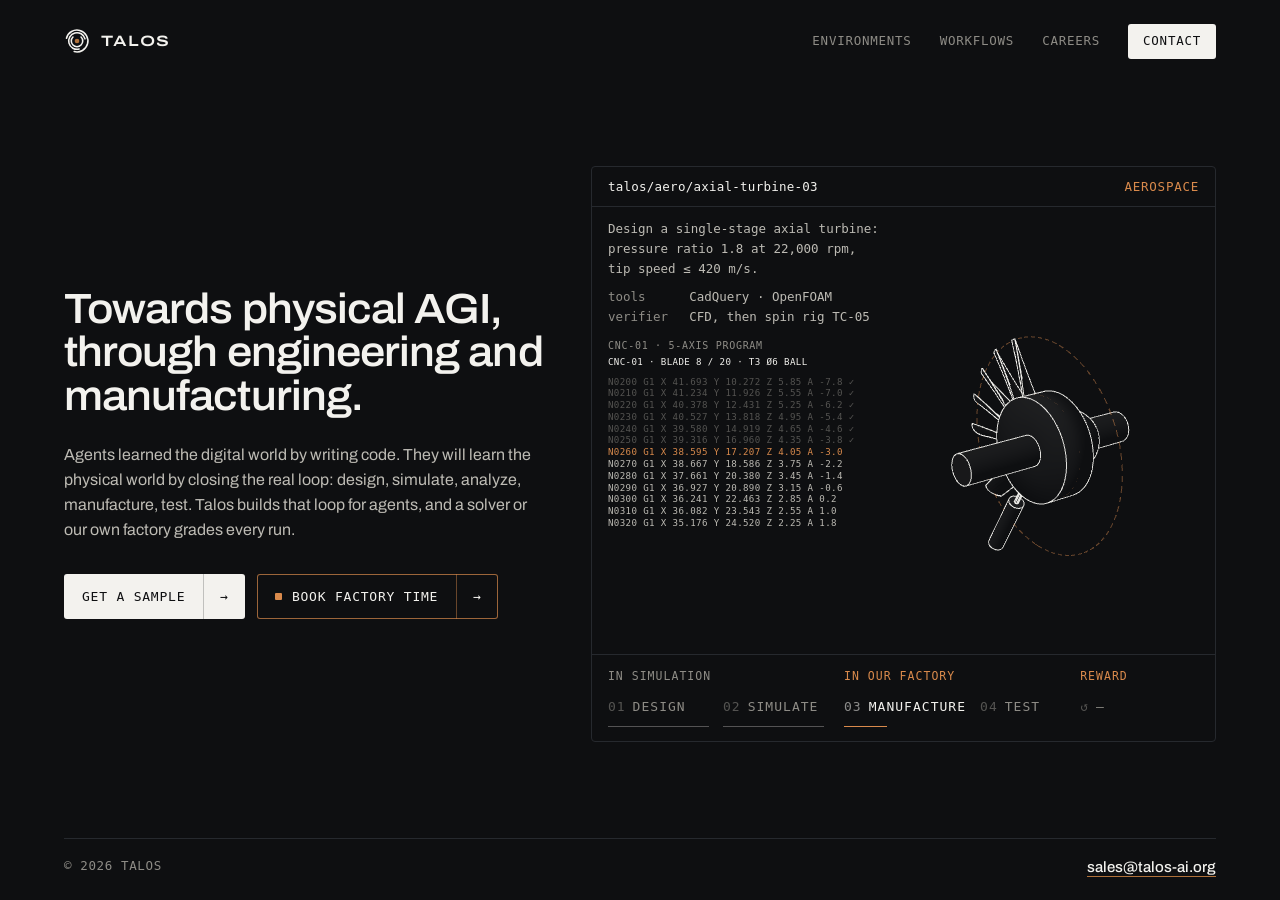
<file: index.html>
<!doctype html>
<html lang="en">
<head>
<meta charset="utf-8">
<meta name="viewport" content="width=device-width, initial-scale=1, viewport-fit=cover">
<meta name="description" content="Agents learned the digital world by writing code. They will learn the physical world by closing the real loop: design, simulate, analyze, manufacture, test. Talos builds that loop for agents, and a solver or our own factory grades every run.">
<link rel="icon" href="/favicon.ico" sizes="any">
<link rel="icon" href="/favicon.svg" type="image/svg+xml">
<link rel="apple-touch-icon" href="/apple-touch-icon.png">
<link rel="manifest" href="/site.webmanifest">
<meta name="theme-color" content="#0E0F11">
<meta property="og:type" content="website">
<meta property="og:title" content="Talos · Towards physical AGI, through engineering and manufacturing">
<meta property="og:description" content="Agents learned the digital world by writing code. They will learn the physical world by closing the real loop: design, simulate, analyze, manufacture, test. Talos builds that loop for agents, and a solver or our own factory grades every run.">
<meta property="og:url" content="https://talos-ai.org/">
<meta property="og:image" content="https://talos-ai.org/og-image.png">
<meta name="twitter:card" content="summary_large_image">
<title>Talos · Towards physical AGI, through engineering and manufacturing</title>
<link rel="preload" href="/fonts/archivo-variable.woff2" as="font" type="font/woff2" crossorigin>
<!-- the import map must precede any module load, modulepreload included -->
<script type="importmap">{"imports":{"three":"/vendor/three/three.module.min.js","three/addons/":"/vendor/three/addons/"}}</script>
<link rel="modulepreload" href="/vendor/three/three.module.min.js">
<script>
  // Review option: ?t=<seconds> freezes the hero animation at one moment.
</script>
<style>
@font-face {
  font-family: "Archivo";
  font-style: normal;
  font-weight: 100 900;
  font-stretch: 100% 125%;
  font-display: swap;
  src: url("/fonts/archivo-variable.woff2") format("woff2");
}
/* Layout: a quiet spec sheet. Small labels in a narrow left column, content on the right, hairlines between sections.
   The first screen is the hero: one environment running through design, simulation, manufacture and test. One typeface; bronze for links and for what the factory measured. */
:root {
  color-scheme: dark;
  --ink: #0E0F11;        /* page ground */
  --rule: #26292E;       /* hairlines */
  --paper: #F3F2EE;      /* headings, mark, button */
  --white: #FFFFFF;      /* button hover */
  --text: #BDBBB4;       /* body copy */
  --muted: #8E8C86;      /* labels, footer, background code */
  --bronze: #B0713A;     /* mark core, link underline, code keywords */
  --sans: "Archivo", "Helvetica Neue", Arial, sans-serif;
  --code: ui-monospace, "SF Mono", SFMono-Regular, Menlo, Consolas, monospace;
  --gutter: clamp(16px, 5vw, 64px);
}
*, *::before, *::after { box-sizing: border-box; }
html { background: var(--ink); -webkit-text-size-adjust: 100%; }
body {
  margin: 0;
  background: var(--ink);
  color: var(--text);
  font-family: var(--sans);
  font-size: 17px;
  line-height: 1.65;
  padding-inline: var(--gutter);
  padding-block: 0;
}
img, svg { max-width: 100%; }
[hidden] { display: none !important; }
a { color: var(--paper); text-decoration: underline; text-decoration-color: var(--bronze); text-underline-offset: 4px; text-decoration-thickness: 1px; }
a:hover { text-decoration-thickness: 2px; }
:focus-visible { outline: 2px solid var(--paper); outline-offset: 3px; border-radius: 2px; }
.wrap { max-width: 1120px; margin-inline: auto; }


.foot {
  display: flex; flex-wrap: wrap; justify-content: space-between; gap: 8px 24px; padding-block: 18px 22px;
  border-top: 1px solid var(--rule); color: var(--muted); font: 12.5px/1.4 var(--code); letter-spacing: 0.05em; text-transform: uppercase;
}
.foot .mail { color: var(--paper); font: 500 15px/1.4 var(--sans); letter-spacing: 0; text-transform: none; text-decoration: underline; text-decoration-color: var(--bronze); text-underline-offset: 4px; }
.foot .mail:hover { text-decoration-thickness: 2px; }

/* first screen */
:root {
  --bg: var(--ink); --line: var(--paper); --mono: var(--code);
  --hot: #D98A4C;        /* simulated field, high end; what the factory built and measured */
  --cold: #6F9BD6;       /* simulated field, low end */
}

.top { display: flex; align-items: center; justify-content: space-between; gap: 16px; padding-block: 24px; }
.brand { display: inline-flex; align-items: center; gap: 11px; color: var(--line); text-decoration: none; }
.brand svg { width: 26px; height: 26px; flex: none; }
.brand span { font-size: 15px; font-weight: 600; font-stretch: 125%; letter-spacing: 0.1em; line-height: 1; }
.arc { fill: none; stroke: var(--line); stroke-width: 6; stroke-linecap: round; }
.core { fill: var(--bronze); }
.top nav { display: flex; align-items: center; gap: 28px; font: 12.5px/1 var(--mono); letter-spacing: 0.06em; text-transform: uppercase; }
.top nav a { color: var(--muted); text-decoration: none; }
.top nav a:hover { color: var(--line); }
.top nav a.cta { color: var(--bg); background: var(--line); padding: 11px 15px; border-radius: 3px; }
.top nav a.cta:hover { color: var(--bg); background: var(--white); }

.top-screen { min-height: 100vh; min-height: 100svh; min-width: 0; display: flex; flex-direction: column; }

/* first screen: the claim and the product on one row, then a thin band for the factory */
.hero {
  flex: 1;
  display: grid; grid-template-columns: minmax(0, 10fr) minmax(0, 13fr); align-items: center;
  gap: clamp(24px, 3.6vw, 64px);
  padding-block: clamp(8px, 2vh, 24px) clamp(20px, 3.5vh, 40px);
}
h1 {
  margin: 0; color: var(--line);
  font-size: clamp(32px, 3.3vw, 48px); font-weight: 560; font-stretch: 106%;
  line-height: 1.04; letter-spacing: -0.022em;
}
.sub { margin: 24px 0 0; max-width: 32em; font-size: clamp(16px, 1.2vw, 18px); line-height: 1.55; }
.actions { display: flex; align-items: center; flex-wrap: wrap; gap: 12px; margin-top: 32px; }
.btn {
  display: inline-flex; align-items: stretch; border-radius: 3px;
  background: var(--line); color: var(--bg); text-decoration: none;
  font: 13px/1 var(--mono); letter-spacing: 0.06em; text-transform: uppercase;
}
.btn span { display: flex; align-items: center; gap: 10px; padding: 16px 18px; }
.btn .arr { padding-inline: 16px; border-left: 1px solid color-mix(in srgb, var(--bg) 22%, transparent); }
.btn:hover .arr { opacity: 0.75; }
.btn.factory { background: transparent; color: var(--line); box-shadow: inset 0 0 0 1px color-mix(in srgb, var(--hot) 70%, transparent); }
.btn.factory .arr { border-left-color: color-mix(in srgb, var(--hot) 45%, transparent); }
.btn.factory i { width: 7px; height: 7px; background: var(--hot); border-radius: 1px; animation: blink 2.4s steps(2, jump-none) infinite; }
.btn.factory:hover { box-shadow: inset 0 0 0 1px var(--hot); }
@keyframes blink { 50% { opacity: 0.25; } }

/* the stage is one environment record: id on top, the brief and an instrument at the left, the episode at the right, the loop below */
.stage {
  position: relative; display: flex; flex-direction: column;
  height: clamp(440px, 64vh, 700px);
  border: 1px solid var(--rule); border-radius: 4px; overflow: hidden;
}
.stage-head {
  display: flex; justify-content: space-between; gap: 16px; padding: 11px 16px; border-bottom: 1px solid var(--rule);
  font: 12.5px/1.4 var(--mono); letter-spacing: 0.06em; text-transform: uppercase; color: var(--hot);
}
.stage-head .id { color: var(--line); text-transform: none; letter-spacing: 0.02em; }
.view { position: relative; flex: 1; min-height: 0; }
.view canvas { position: absolute; inset: 0; width: 100%; height: 100%; display: block; }
.spec { position: absolute; left: 16px; top: 12px; max-width: 44%; font: 12.5px/1.6 var(--mono); color: var(--muted); pointer-events: none; }
.spec p { margin: 0; }
.spec .brief { color: var(--text); margin-bottom: 8px; }
.spec .k { display: inline-block; width: 6.5em; }
.spec b { font-weight: 400; color: var(--text); }

/* the instrument: a drawing, a plot or a program, one per stage, in the column under the brief */
.inst { position: absolute; left: 16px; top: 104px; width: 42%; height: 240px; overflow: visible; pointer-events: none; }
.inst text { font: 11px var(--mono); fill: var(--muted); letter-spacing: 0.04em; }
.inst .it { font-size: 11.5px; letter-spacing: 0.07em; }
.inst .ink { fill: none; stroke: var(--line); stroke-width: 1; stroke-linecap: round; stroke-linejoin: round; }
.inst .thick { fill: none; stroke: var(--line); stroke-width: 2; stroke-linecap: round; stroke-linejoin: round; }
.inst .thin { fill: none; stroke: var(--muted); stroke-width: 0.8; stroke-linecap: round; }
.inst .hot { fill: none; stroke: var(--hot); stroke-width: 1.1; stroke-linecap: round; }
.inst .cold { fill: none; stroke: var(--cold); stroke-width: 1; stroke-linecap: round; }
.inst .dim { fill: none; stroke: var(--muted); stroke-width: 0.8; stroke-dasharray: 4 4; }
.inst .cl { fill: none; stroke: var(--muted); stroke-width: 0.7; stroke-dasharray: 10 3 2 3; }
.inst .fill { fill: var(--bg); stroke: var(--line); stroke-width: 1; stroke-linejoin: round; }
.inst .hatch { fill: none; stroke: var(--muted); stroke-width: 0.7; }
.inst .lbl { fill: var(--text); }
.inst .hl { fill: var(--hot); }
.inst .pen { fill: var(--hot); }
.inst .prog text { font-size: 10.5px; }
.inst .prog .cur { fill: var(--hot); }
.inst .prog .done { fill: var(--muted); opacity: 0.55; }
.inst .prog .todo { fill: var(--text); }
.inst .prog .hdr { fill: var(--line); }
.inst > g { opacity: 0; }

.chart {
  position: absolute; left: 16px; bottom: 14px; width: 42%; margin: 0;
  padding: 12px 14px 11px; border: 1px solid var(--rule); border-radius: 3px;
  background: color-mix(in srgb, var(--bg) 86%, transparent);
  font: 11.5px/1.45 var(--mono); letter-spacing: 0.05em; color: var(--muted);
  opacity: 0; pointer-events: none;
}
.chart .ct { color: var(--line); text-transform: uppercase; }
.chart svg { display: block; width: 100%; height: auto; margin: 8px 0 6px; overflow: visible; }
.chart .axis { fill: none; stroke: var(--rule); stroke-width: 1; }
.chart .pred { fill: none; stroke: var(--muted); stroke-width: 1.2; stroke-dasharray: 3 3; }
.chart .meas { fill: none; stroke: var(--hot); stroke-width: 1.6; }
.chart .dot { fill: var(--hot); }
.chart text { fill: var(--muted); font: 10px var(--mono); letter-spacing: 0.04em; }
.chart .legend { display: flex; gap: 14px; text-transform: uppercase; }
.chart .legend b { display: inline-block; width: 14px; height: 0; margin-right: 6px; vertical-align: middle; border-top: 1.6px solid var(--hot); }
.chart .legend .p b { border-top: 1.2px dashed var(--muted); }
.chart .readout { margin-top: 7px; color: var(--hot); opacity: 0; }

.loop {
  display: grid; grid-template-columns: 2fr 2fr 1.1fr; gap: 20px;
  padding: 12px 16px 14px; border-top: 1px solid var(--rule);
  font-family: var(--mono); text-transform: uppercase; letter-spacing: 0.06em;
}
.loop .label { display: block; margin-bottom: 10px; font-size: 11.5px; color: var(--muted); }
.loop .real .label { color: var(--hot); }
.loop ol { display: grid; grid-template-columns: 1fr 1fr; gap: 14px; margin: 0; padding: 0; list-style: none; }
.loop li, .loop .back { position: relative; padding-bottom: 9px; font-size: 13px; color: var(--muted); transition: color 0.3s; }
.loop li b, .loop .back b { font-weight: 400; opacity: 0.55; margin-right: 7px; }
.loop li::after, .loop .back::after {
  content: ""; position: absolute; left: 0; bottom: 0; height: 1px;
  width: calc(var(--p, 0) * 100%); background: var(--line);
}
.loop .real li::after, .loop .back::after { background: var(--hot); }
.loop .on { color: var(--line); }
.loop .done::after { opacity: 0.3; }
.loop .rv.has { color: var(--hot); }

.no-webgl canvas, .no-webgl .chart, .no-webgl .inst { display: none; }

@media (max-width: 980px) {
  .hero { grid-template-columns: minmax(0, 1fr); align-items: start; }
  /* the stage keeps its desktop layout at 760 × 540 and is scaled to the width available (see fitStage);
     the wrapper must not let the unscaled width widen the page */
  .stage-wrap { position: relative; width: 100%; overflow: hidden; }
  .stage { width: 760px; height: 540px; transform-origin: 0 0; }
}
@media (max-width: 760px) {
  .top nav a:not(.cta) { display: none; }
}
@media (max-width: 560px) {
  h1 { font-size: clamp(30px, 8.6vw, 38px); }
  .top nav { gap: 16px; }
  .foot { justify-content: flex-start; }
}
@media (prefers-reduced-motion: reduce) {
  .btn.factory i { animation: none; }
}
</style>
</head>
<body>

<div class="top-screen" id="top">
<header class="top">
  <a class="brand" href="#" aria-label="Talos home">
    <svg viewBox="0 0 100 100" aria-hidden="true">
      <path class="arc" d="M65.56 34.44A22 22 0 1 1 34.44 34.44"></path>
      <path class="arc" d="M58.28 80.91A32 32 0 1 1 80.91 41.72"></path>
      <path class="arc" d="M9.43 39.13A42 42 0 1 1 39.13 90.57"></path>
      <circle class="core" cx="50" cy="50" r="9"></circle>
    </svg>
    <span>TALOS</span>
  </a>
  <nav aria-label="Main">
    <a href="/environments/">Environments</a>
    <a href="/workflows/">Workflows</a>
    <a href="mailto:career@talos-ai.org?subject=Careers">Careers</a>
    <a class="cta" href="mailto:sales@talos-ai.org">Contact</a>
  </nav>
</header>

  <section class="hero">
    <div class="copy">
      <h1>Towards physical AGI, through engineering and manufacturing.</h1>
      <p class="sub">Agents learned the digital world by writing code. They will learn the physical world by closing the real loop: design, simulate, analyze, manufacture, test. Talos builds that loop for agents, and a solver or our own factory grades every run.</p>
      <div class="actions">
        <a class="btn" href="mailto:sales@talos-ai.org?subject=Data%20sample"><span>Get a sample</span><span class="arr" aria-hidden="true">→</span></a>
        <!-- swap the mailto for a booking link (Cal.com, Calendly) once there is one -->
        <a class="btn factory" href="mailto:sales@talos-ai.org?subject=Factory%20time"><span><i aria-hidden="true"></i>Book factory time</span><span class="arr" aria-hidden="true">→</span></a>
      </div>
    </div>

    <div class="stage-wrap">
    <div class="stage" role="img" aria-label="One environment at a time: an FPGA carrier board, an axial turbine stage and a six-axis robot arm. The agent's design is drawn, simulated, manufactured in our factory and tested, and the measured result becomes the reward.">
      <div class="stage-head" aria-hidden="true"><span class="id">talos/ee/ddr3-carrier-07</span><span class="dom">Electrical</span></div>
      <div class="view">
        <canvas id="hero-canvas"></canvas>
        <div class="spec" aria-hidden="true">
          <p class="brief"></p>
          <p><span class="k">tools</span><b class="tools"></b></p>
          <p><span class="k">verifier</span><b class="verifier"></b></p>
        </div>

        <svg class="inst" viewBox="0 0 300 240" preserveAspectRatio="xMinYMin meet" aria-hidden="true">
          <text class="it" x="0" y="9"></text>
          <g class="g-design"></g>
          <g class="g-sim"></g>
          <g class="g-build prog"></g>
        </svg>

        <figure class="chart" aria-hidden="true">
          <div class="ct"></div>
          <svg viewBox="0 0 260 112">
            <defs><clipPath id="chart-reveal"><rect x="0" y="0" width="0" height="112"></rect></clipPath></defs>
            <path class="axis" d="M30 8V92H250"></path>
            <text class="yl" x="0" y="12"></text>
            <text class="xl" x="250" y="108" text-anchor="end"></text>
            <g clip-path="url(#chart-reveal)">
              <path class="pred"></path>
              <path class="meas"></path>
            </g>
            <circle class="dot" r="2.6" cx="-10" cy="-10"></circle>
          </svg>
          <div class="legend"><span class="m"><b></b>Measured</span><span class="p"><b></b>Simulated</span></div>
          <div class="readout"></div>
        </figure>
      </div>

      <div class="loop" aria-hidden="true">
        <div class="grp"><span class="label">In simulation</span>
          <ol><li data-stage="design"><b>01</b>Design</li><li data-stage="simulate"><b>02</b>Simulate</li></ol>
        </div>
        <div class="grp real"><span class="label">In our factory</span>
          <ol><li data-stage="build"><b>03</b>Manufacture</li><li data-stage="test"><b>04</b>Test</li></ol>
        </div>
        <div class="grp real"><span class="label">Reward</span>
          <div class="back" data-stage="feedback"><b>↺</b><span class="rv">—</span></div>
        </div>
      </div>
    </div>
    </div>
  </section>

  <footer class="foot">
    <span>© 2026 Talos</span>
    <a class="mail" href="mailto:sales@talos-ai.org">sales@talos-ai.org</a>
  </footer>
</div>

<script type="module">
// The hero runs one environment per domain through the whole loop. Each stage has its own picture:
// design draws the 2D sheet at the left and the 3D model at the right; simulate puts physics on both;
// manufacture brings in the machine (a pick-and-place gantry, a 5-axis spindle, an assembly cell);
// test brings in the rig and the measured curve. Everything is generated here; nothing is loaded but three.js.
// Task briefs, station names, program lines, curves and rewards are illustrative placeholders. Replace them before this goes live.
import * as THREE from 'three';
import { mergeGeometries, mergeVertices } from 'three/addons/utils/BufferGeometryUtils.js';
import { MeshSurfaceSampler } from 'three/addons/math/MeshSurfaceSampler.js';

// colours are written to the screen exactly as the CSS gives them, so the canvas matches the page
THREE.ColorManagement.enabled = false;

const query = new URLSearchParams(location.search);
const REDUCED = matchMedia('(prefers-reduced-motion: reduce)').matches;
const TAU = Math.PI * 2;
const DEG = Math.PI / 180;

const STAGES = [
  { key: 'design', dur: 4.2 },
  { key: 'simulate', dur: 3.6 },
  { key: 'build', dur: 4.6 },
  { key: 'test', dur: 4.8 },
  { key: 'feedback', dur: 1.2 },
];
const SCENE_T = STAGES.reduce((s, x) => s + x.dur, 0);
const START = {};
{ let a = 0; for (const s of STAGES) { START[s.key] = a; a += s.dur; } }
// a frozen moment: ?t= wins; reduced motion shows the first environment under test
const FIXED_T = query.has('t') ? Number(query.get('t')) : REDUCED ? START.test + 4.4 : null;

const clamp01 = (x) => Math.min(1, Math.max(0, x));
const smooth = (a, b, x) => { const t = clamp01((x - a) / (b - a)); return t * t * (3 - 2 * t); };
const signed = (x, digits) => (x < 0 ? '−' : '+') + Math.abs(x).toFixed(digits);
const ease = (x) => { x = clamp01(x); return x < 0.5 ? 4 * x * x * x : 1 - Math.pow(-2 * x + 2, 3) / 2; };
const lerp = (a, b, t) => a + (b - a) * t;
const mod = (a, n) => ((a % n) + n) % n;
function rng(seed) {
  let s = seed >>> 0;
  return () => {
    s = (s + 0x6D2B79F5) >>> 0;
    let t = Math.imul(s ^ (s >>> 15), s | 1);
    t ^= t + Math.imul(t ^ (t >>> 7), t | 61);
    return ((t ^ (t >>> 14)) >>> 0) / 4294967296;
  };
}

// ---------------------------------------------------------------- shared state

const css = getComputedStyle(document.documentElement);
const cssColor = (name) => new THREE.Color(css.getPropertyValue(name).trim());
const U = {
  uBg: { value: cssColor('--bg') },
  uInk: { value: cssColor('--line') },
  uHot: { value: cssColor('--hot') },
  uCold: { value: cssColor('--cold') },
  uDark: { value: 1 },
  uReveal: { value: 0 },     // how much of the drawing is drawn, by stroke order
  uSim: { value: 0 },        // sweep of the simulated field, left to right
  uSimA: { value: 0 },
  uXMin: { value: -1 },
  uXMax: { value: 1 },
  uScan: { value: 0 },
  uPointA: { value: 0 },
  uShade: { value: 0 },
  uPx: { value: 1 },
};
const F = { plain: 0, gear: 1, pcb: 2, joint: 3 };

// ---------------------------------------------------------------- shaders

const FILL_VERT = /* glsl */ `
varying vec3 vLocal;
varying vec3 vWorld;
varying vec3 vN;
void main() {
  vLocal = position;
  vec4 w = modelMatrix * vec4(position, 1.0);
  vWorld = w.xyz;
  vN = normalize(mat3(modelMatrix) * normal);
  gl_Position = projectionMatrix * viewMatrix * w;
}`;

// The fill hides lines behind the part and carries the simulated field.
const FILL_FRAG = /* glsl */ `
uniform vec3 uBg, uInk, uHot, uCold;
uniform float uDark, uSim, uSimA, uXMin, uXMax, uShade;
uniform float uFieldType, uSimOn, uVis;
uniform vec4 uP;
varying vec3 vLocal;
varying vec3 vWorld;
varying vec3 vN;

// stress at the root of a ring of teeth or blades: uP = (root radius, count, band width, phase)
float fieldGear(vec3 p) {
  float r = length(p.xz);
  float ang = atan(-p.z, p.x);
  float d = (r - uP.x) / uP.z;
  float gap = 0.5 - 0.5 * cos(uP.y * (ang - uP.w));
  return exp(-d * d) * (0.35 + 0.65 * gap) + 0.16 * (1.0 - smoothstep(0.0, uP.x, r));
}
// board temperature: two hot spots on the top face, uP = (x1, z1, x2, z2)
float fieldPcb(vec3 p) {
  vec2 d1 = p.xz - uP.xy, d2 = p.xz - uP.zw;
  return 0.95 * exp(-dot(d1, d1) / 2.2) + 0.55 * exp(-dot(d2, d2) / 1.0) + 0.1;
}
// load at a joint: hot at the pivot, uP = (x, y, z, radius squared)
float fieldJoint(vec3 p) {
  vec3 d = p - uP.xyz;
  return 0.9 * exp(-dot(d, d) / uP.w) + 0.15;
}
float field(vec3 p) {
  if (uFieldType < 0.5) return 0.1 + 0.06 * sin(p.y * 0.5 + p.x * 0.2);
  if (uFieldType < 1.5) return fieldGear(p);
  if (uFieldType < 2.5) return fieldPcb(p);
  return fieldJoint(p);
}
// thin lines at every integer of v, faded out where they would crowd below a pixel
float gridLine(float v, float px) {
  float w = fwidth(v);
  if (w < 1e-5) return 0.0;
  float d = abs(fract(v - 0.5) - 0.5);
  return (1.0 - smoothstep(0.0, w * px, d)) * (1.0 - smoothstep(0.22, 0.45, w));
}
void main() {
  if (uVis < 0.01) discard;
  vec3 n = normalize(gl_FrontFacing ? vN : -vN);
  float lambert = clamp(dot(n, normalize(vec3(-0.4, 0.8, 0.45))), 0.0, 1.0);
  vec3 col = mix(uBg, uInk, uShade * (uDark > 0.5 ? lambert : 1.0 - lambert));
  if (uSimOn > 0.5 && uSimA > 0.0) {
    float xN = (vWorld.x - uXMin) / (uXMax - uXMin);
    float f = clamp(field(vLocal), 0.0, 1.0);
    float s = uSim * 1.25;
    float amt = (1.0 - smoothstep(s - 0.25, s, xN)) * uSimA;
    vec3 ramp = mix(uCold, uHot, smoothstep(0.2, 0.85, f));
    col = mix(col, ramp, amt * (0.08 + 0.22 * f + 0.7 * gridLine(f * 9.0, 1.3)));
  }
  gl_FragColor = vec4(col, 1.0);
}`;

const LINE_VERT = /* glsl */ `
attribute float key;
varying float vKey;
void main() {
  vKey = key;
  gl_Position = projectionMatrix * modelViewMatrix * vec4(position, 1.0);
}`;

// Lines appear in stroke order with a hot pen tip.
const LINE_FRAG = /* glsl */ `
uniform vec3 uInk, uHot;
uniform float uReveal, uVis, uAlpha;
varying float vKey;
void main() {
  if (vKey > uReveal) discard;
  vec3 c = mix(uInk, uHot, smoothstep(uReveal - 0.05, uReveal, vKey) * step(uReveal, 1.0));
  gl_FragColor = vec4(c, uAlpha * uVis);
}`;

const PTS_VERT = /* glsl */ `
attribute float dev;
attribute float key;
uniform float uScan, uPx;
varying float vDev;
varying float vOn;
void main() {
  vDev = dev;
  vOn = step(key, uScan);
  gl_Position = projectionMatrix * modelViewMatrix * vec4(position, 1.0);
  gl_PointSize = 2.0 * uPx * vOn;
}`;

// scan points: ink where the built part matches the design, hot or cold where it deviates
const PTS_FRAG = /* glsl */ `
uniform vec3 uInk, uHot, uCold;
uniform float uPointA;
varying float vDev;
varying float vOn;
void main() {
  if (vOn < 0.5) discard;
  vec2 q = gl_PointCoord - 0.5;
  if (dot(q, q) > 0.25) discard;
  float m = abs(vDev);
  vec3 c = mix(uInk, vDev > 0.0 ? uHot : uCold, smoothstep(0.12, 0.6, m));
  gl_FragColor = vec4(c, uPointA * (0.18 + 0.82 * smoothstep(0.1, 0.6, m)));
}`;

// ---------------------------------------------------------------- geometry helpers

const v2 = (x, y) => new THREE.Vector2(x, y);
const v3 = (x, y, z) => new THREE.Vector3(x, y, z);
const circle = (r, n, cx = 0, cy = 0) =>
  Array.from({ length: n }, (_, i) => new THREE.Vector2(cx + r * Math.cos((i / n) * TAU), cy + r * Math.sin((i / n) * TAU)));

// A 2D outline with holes, extruded along y. The outline's (x, y) becomes (x, -z).
function extrudeY(outline, holes, depth, y0 = -depth / 2) {
  const shape = new THREE.Shape(outline);
  shape.holes = holes.map((h) => new THREE.Path(h));
  const g = new THREE.ExtrudeGeometry(shape, { depth, bevelEnabled: false, curveSegments: 1 });
  g.rotateX(-Math.PI / 2);
  g.translate(0, y0, 0);
  return g;
}
const cyl = (r, y0, y1, seg = 32, x = 0, z = 0) => new THREE.CylinderGeometry(r, r, y1 - y0, seg, 1).translate(x, (y0 + y1) / 2, z);
const cylZ = (r, len, seg = 32, x = 0, y = 0, z = 0) => new THREE.CylinderGeometry(r, r, len, seg, 1).rotateX(Math.PI / 2).translate(x, y, z);
const box = (w, h, d, x, y, z) => new THREE.BoxGeometry(w, h, d).translate(x, y, z);
function prep(g) {
  if (g.index) g = g.toNonIndexed();
  for (const k of Object.keys(g.attributes)) if (k !== 'position' && k !== 'normal') g.deleteAttribute(k);
  if (!g.attributes.normal) g.computeVertexNormals();
  return g;
}
const merge = (list) => mergeGeometries(list.map(prep), false);

// A closed airfoil of unit chord, centred on the chord: trailing edge → upper side → leading edge → lower side → trailing edge.
function airfoil(n = 14, m = 0.12, p = 0.45, tt = 0.1) {
  const up = [], lo = [];
  for (let i = 0; i <= n; i++) {
    const x = 0.5 * (1 - Math.cos((i / n) * Math.PI));
    const yt = 5 * tt * (0.2969 * Math.sqrt(x) - 0.126 * x - 0.3516 * x * x + 0.2843 * x ** 3 - 0.1036 * x ** 4);
    const yc = x < p ? (m / (p * p)) * (2 * p * x - x * x) : (m / ((1 - p) ** 2)) * ((1 - 2 * p) + 2 * p * x - x * x);
    const dyc = x < p ? ((2 * m) / (p * p)) * (p - x) : ((2 * m) / ((1 - p) ** 2)) * (p - x);
    const th = Math.atan(dyc);
    up.push([x - yt * Math.sin(th) - 0.5, yc + yt * Math.cos(th)]);
    lo.push([x + yt * Math.sin(th) - 0.5, yc - yt * Math.cos(th)]);
  }
  return [...up.reverse(), ...lo.slice(1)];
}

// One turbine blade at angle theta around the y axis, from just inside the hub to the tip, twisting on the way out.
function bladeGeometry(theta, { rh, rt, c0, nr = 9, g0 = 28 * DEG, g1 = 52 * DEG }) {
  const prof = airfoil(12), M = prof.length, sec = [];
  for (let j = 0; j <= nr; j++) {
    const f = j / nr, r = rh - 0.06 + (rt - rh + 0.06) * f, c = c0 * (1 - 0.3 * f), g = g0 + (g1 - g0) * f;
    sec.push(prof.map(([u, v]) => {
      const a = (u * Math.cos(g) - v * Math.sin(g)) * c;   // axial
      const b = (u * Math.sin(g) + v * Math.cos(g)) * c;   // tangential
      return [r * Math.cos(theta) - b * Math.sin(theta), a, r * Math.sin(theta) + b * Math.cos(theta)];
    }));
  }
  const tri = [];
  const push = (q) => tri.push(q[0], q[1], q[2]);
  for (let j = 0; j < nr; j++) for (let i = 0; i < M - 1; i++) {
    const a = sec[j][i], b = sec[j][i + 1], c = sec[j + 1][i + 1], d = sec[j + 1][i];
    push(a); push(b); push(c); push(a); push(c); push(d);
  }
  const top = sec[nr], cx = top.reduce((s, q) => s + q[0], 0) / M, cy = top.reduce((s, q) => s + q[1], 0) / M, cz = top.reduce((s, q) => s + q[2], 0) / M;
  for (let i = 0; i < M - 1; i++) { push([cx, cy, cz]); push(top[i + 1]); push(top[i]); }
  const g = new THREE.BufferGeometry();
  g.setAttribute('position', new THREE.Float32BufferAttribute(tri, 3));
  g.computeVertexNormals();
  return g;
}

// Edges of a mesh: creases and open edges are drawn always; the rest are candidates for the silhouette.
function analyse(geometry, creaseDeg) {
  const g0 = new THREE.BufferGeometry();
  g0.setAttribute('position', geometry.getAttribute('position'));
  const g = mergeVertices(g0, 1e-4);
  const pos = g.getAttribute('position').array, idx = g.index.array;
  const nv = pos.length / 3, nt = idx.length / 3;
  const fn = new Float32Array(nt * 3), fc = new Float32Array(nt * 3), ok = new Uint8Array(nt);
  for (let t = 0; t < nt; t++) {
    const a = idx[3 * t] * 3, b = idx[3 * t + 1] * 3, c = idx[3 * t + 2] * 3;
    const ux = pos[b] - pos[a], uy = pos[b + 1] - pos[a + 1], uz = pos[b + 2] - pos[a + 2];
    const vx = pos[c] - pos[a], vy = pos[c + 1] - pos[a + 1], vz = pos[c + 2] - pos[a + 2];
    const nx = uy * vz - uz * vy, ny = uz * vx - ux * vz, nz = ux * vy - uy * vx;
    const len = Math.hypot(nx, ny, nz);
    if (len < 1e-12) continue;
    ok[t] = 1;
    fn[3 * t] = nx / len; fn[3 * t + 1] = ny / len; fn[3 * t + 2] = nz / len;
    fc[3 * t] = (pos[a] + pos[b] + pos[c]) / 3;
    fc[3 * t + 1] = (pos[a + 1] + pos[b + 1] + pos[c + 1]) / 3;
    fc[3 * t + 2] = (pos[a + 2] + pos[b + 2] + pos[c + 2]) / 3;
  }
  const map = new Map(), ea = [], eb = [], fa = [], fb = [];
  for (let t = 0; t < nt; t++) {
    if (!ok[t]) continue;
    for (let i = 0; i < 3; i++) {
      let p = idx[3 * t + i], q = idx[3 * t + ((i + 1) % 3)];
      if (p > q) [p, q] = [q, p];
      const key = p * nv + q, e = map.get(key);
      if (e === undefined) { map.set(key, ea.length); ea.push(p); eb.push(q); fa.push(t); fb.push(-1); }
      else if (fb[e] === -1) fb[e] = t;
      else fb[e] = -2;
    }
  }
  const cosT = Math.cos(creaseDeg * DEG);
  const st = [], ca = [], cb = [], cta = [], ctb = [];
  for (let e = 0; e < ea.length; e++) {
    const ta = fa[e], tb = fb[e];
    if (tb < 0) { st.push(ea[e], eb[e]); continue; }
    const d = fn[3 * ta] * fn[3 * tb] + fn[3 * ta + 1] * fn[3 * tb + 1] + fn[3 * ta + 2] * fn[3 * tb + 2];
    if (d < cosT) st.push(ea[e], eb[e]);
    else if (d < 0.99995) { ca.push(ea[e]); cb.push(eb[e]); cta.push(ta); ctb.push(tb); }
  }
  return {
    pos, fn, fc, statics: Uint32Array.from(st),
    ca: Uint32Array.from(ca), cb: Uint32Array.from(cb), cta: Uint32Array.from(cta), ctb: Uint32Array.from(ctb), n: ca.length,
  };
}

// One rigid part: its fill, its fixed lines, its silhouette (rebuilt every frame) and optional detail lines.
// show: 'always' for the design itself, 'build' for the machine, 'test' for the rig.
function makePart(geometry, o = {}) {
  geometry = prep(geometry);
  const show = o.show ?? 'always';
  const own = {
    uFieldType: { value: o.field ?? F.plain },
    uP: { value: new THREE.Vector4().fromArray(o.P ?? [0, 0, 1, 0]) },
    uSimOn: { value: o.sim === false ? 0 : 1 },
    uVis: { value: show === 'always' ? 1 : 0 },
  };
  const fill = new THREE.ShaderMaterial({
    uniforms: { ...U, ...own }, vertexShader: FILL_VERT, fragmentShader: FILL_FRAG,
    side: THREE.DoubleSide, polygonOffset: true, polygonOffsetFactor: 1, polygonOffsetUnits: 1,
  });
  const lineMat = (alpha) => new THREE.ShaderMaterial({
    uniforms: { ...U, uVis: own.uVis, uAlpha: { value: alpha } },
    vertexShader: LINE_VERT, fragmentShader: LINE_FRAG, transparent: true, depthWrite: false,
  });
  const lineGeo = (positions) => {
    const g = new THREE.BufferGeometry();
    g.setAttribute('position', new THREE.BufferAttribute(positions, 3));
    g.setAttribute('key', new THREE.BufferAttribute(new Float32Array(positions.length / 3), 1));
    return g;
  };
  const mesh = new THREE.Mesh(geometry, fill);
  const A = analyse(geometry, o.crease ?? 35);

  const sp = new Float32Array(A.statics.length * 3);
  for (let i = 0; i < A.statics.length; i++) {
    const v = A.statics[i] * 3;
    sp[3 * i] = A.pos[v]; sp[3 * i + 1] = A.pos[v + 1]; sp[3 * i + 2] = A.pos[v + 2];
  }
  const material = lineMat(o.alpha ?? 0.92);
  const lines = new THREE.LineSegments(lineGeo(sp), material);

  const silPos = new Float32Array(Math.max(1, A.n) * 6), silKey = new Float32Array(Math.max(1, A.n) * 2);
  const dg = new THREE.BufferGeometry();
  dg.setAttribute('position', new THREE.BufferAttribute(silPos, 3).setUsage(THREE.DynamicDrawUsage));
  dg.setAttribute('key', new THREE.BufferAttribute(silKey, 1).setUsage(THREE.DynamicDrawUsage));
  dg.setDrawRange(0, 0);
  const sil = new THREE.LineSegments(dg, material);

  const detail = o.detail ? new THREE.LineSegments(lineGeo(o.detail), lineMat(o.detailAlpha ?? 0.4)) : null;
  for (const l of [lines, sil, detail]) if (l) { l.frustumCulled = false; l.renderOrder = 1; mesh.add(l); }
  return { mesh, own, A, lines, sil, silPos, silKey, candKey: new Float32Array(A.n), detail, show };
}

// Silhouette edges: one face towards the camera, the other away. cam is in the part's own coordinates.
function updateSilhouette(part, cam, reveal) {
  const { pos, fn, fc, ca, cb, cta, ctb, n } = part.A;
  const out = part.silPos, okey = part.silKey, ck = part.candKey;
  let m = 0;
  for (let e = 0; e < n; e++) {
    if (ck[e] > reveal) continue;
    const a = cta[e] * 3, b = ctb[e] * 3;
    const da = fn[a] * (cam.x - fc[a]) + fn[a + 1] * (cam.y - fc[a + 1]) + fn[a + 2] * (cam.z - fc[a + 2]);
    const db = fn[b] * (cam.x - fc[b]) + fn[b + 1] * (cam.y - fc[b + 1]) + fn[b + 2] * (cam.z - fc[b + 2]);
    if ((da > 0) === (db > 0)) continue;
    const p = ca[e] * 3, q = cb[e] * 3, o = m * 6;
    out[o] = pos[p]; out[o + 1] = pos[p + 1]; out[o + 2] = pos[p + 2];
    out[o + 3] = pos[q]; out[o + 4] = pos[q + 1]; out[o + 5] = pos[q + 2];
    okey[2 * m] = okey[2 * m + 1] = ck[e];
    m++;
  }
  const g = part.sil.geometry;
  g.attributes.position.needsUpdate = true;
  g.attributes.key.needsUpdate = true;
  g.setDrawRange(0, m * 2);
}

// Integrates a speed profile over one scene, so a frozen ?t= shows the same angle as the running loop.
function spinTable(speed) {
  const dt = 1 / 120, n = Math.ceil(SCENE_T / dt) + 2, tab = new Float32Array(n);
  for (let i = 1; i < n; i++) tab[i] = tab[i - 1] + speed((i - 0.5) * dt) * dt;
  return (l) => {
    const x = l / dt, i = Math.min(n - 2, Math.max(0, Math.floor(x)));
    return tab[i] + (tab[i + 1] - tab[i]) * (x - i);
  };
}

// hot helper lines (tool paths, rays, guides): a Line or LineLoop whose opacity the scene drives
function hotLine(pts, loop = false, dashed = false) {
  const g = new THREE.BufferGeometry().setFromPoints(pts);
  const m = dashed
    ? new THREE.LineDashedMaterial({ color: U.uHot.value, dashSize: 0.12, gapSize: 0.08, transparent: true, opacity: 0, depthWrite: false })
    : new THREE.LineBasicMaterial({ color: U.uHot.value, transparent: true, opacity: 0, depthWrite: false });
  const l = loop ? new THREE.LineLoop(g, m) : new THREE.Line(g, m);
  if (dashed) l.computeLineDistances();
  l.frustumCulled = false;
  l.renderOrder = 2;
  return l;
}
// a polyline on a flat face, as detail-line segments
function polySegs(polys, y) {
  const out = [];
  for (const pl of polys) for (let i = 0; i < pl.length - 1; i++) out.push(pl[i][0], y, pl[i][1], pl[i + 1][0], y, pl[i + 1][1]);
  return new Float32Array(out);
}
function polyLength(pl) { let L = 0; for (let i = 1; i < pl.length; i++) L += Math.hypot(pl[i][0] - pl[i - 1][0], pl[i][1] - pl[i - 1][1]); return L; }
function polyAt(pl, s) {
  for (let i = 1; i < pl.length; i++) {
    const d = Math.hypot(pl[i][0] - pl[i - 1][0], pl[i][1] - pl[i - 1][1]);
    if (s <= d) { const u = d > 0 ? s / d : 0; return [pl[i - 1][0] + (pl[i][0] - pl[i - 1][0]) * u, pl[i - 1][1] + (pl[i][1] - pl[i - 1][1]) * u]; }
    s -= d;
  }
  return pl[pl.length - 1];
}

// ---------------------------------------------------------------- 2D helpers (the instrument is a 300 × 240 sheet)

const f1 = (x) => (+x).toFixed(1);
const PL = (pts) => pts.map((q, i) => (i ? 'L' : 'M') + f1(q[0]) + ' ' + f1(q[1])).join('');
const circ = (cx, cy, r) => `M${f1(cx + r)} ${f1(cy)}A${r} ${r} 0 1 0 ${f1(cx - r)} ${f1(cy)}A${r} ${r} 0 1 0 ${f1(cx + r)} ${f1(cy)}`;
const rect = (x, y, w, h) => `M${f1(x)} ${f1(y)}H${f1(x + w)}V${f1(y + h)}H${f1(x)}Z`;
const arc = (cx, cy, r, a0, a1) => `M${f1(cx + r * Math.cos(a0))} ${f1(cy + r * Math.sin(a0))}A${r} ${r} 0 ${a1 - a0 > Math.PI ? 1 : 0} 1 ${f1(cx + r * Math.cos(a1))} ${f1(cy + r * Math.sin(a1))}`;
// dimension lines with arrowheads and extension lines
const dimH = (x0, x1, y, ext) => `M${f1(x0)} ${f1(y - ext)}V${f1(y + 3)}M${f1(x1)} ${f1(y - ext)}V${f1(y + 3)}M${f1(x0)} ${f1(y)}H${f1(x1)}M${f1(x0 + 6)} ${f1(y - 2.2)}L${f1(x0)} ${f1(y)}L${f1(x0 + 6)} ${f1(y + 2.2)}M${f1(x1 - 6)} ${f1(y - 2.2)}L${f1(x1)} ${f1(y)}L${f1(x1 - 6)} ${f1(y + 2.2)}`;
const dimV = (y0, y1, x, ext) => `M${f1(x - ext)} ${f1(y0)}H${f1(x + 3)}M${f1(x - ext)} ${f1(y1)}H${f1(x + 3)}M${f1(x)} ${f1(y0)}V${f1(y1)}M${f1(x - 2.2)} ${f1(y0 + 6)}L${f1(x)} ${f1(y0)}L${f1(x + 2.2)} ${f1(y0 + 6)}M${f1(x - 2.2)} ${f1(y1 - 6)}L${f1(x)} ${f1(y1)}L${f1(x + 2.2)} ${f1(y1 - 6)}`;
// an airfoil as a path: chord c, stagger g (radians, nose down for positive), centred at (cx, cy)
function airfoilPath(cx, cy, c, g, m = 0.12, p = 0.45, tt = 0.1) {
  const pts = airfoil(14, m, p, tt).map(([u, v]) => [cx + (u * Math.cos(g) - v * Math.sin(g)) * c, cy - (u * Math.sin(g) + v * Math.cos(g)) * c]);
  return PL(pts) + 'Z';
}

// ---------------------------------------------------------------- the three environments

// FPGA carrier board: 10 × 7 board, components on the top face at y = 0.08, traces drawn on the face.
function pcbScene() {
  const BW = 10, BD = 7, Y = 0.08;
  const COMPS = [
    { ref: 'U1', pkg: 'BGA-484', x: -1.6, z: 0.2, w: 2.2, d: 2.2, h: 0.22, kind: 'bga' },
    { ref: 'U2', pkg: 'FBGA-96', x: 1.4, z: 1.6, w: 1.2, d: 2.0, h: 0.14, kind: 'box' },
    { ref: 'U3', pkg: 'FBGA-96', x: 2.9, z: 1.6, w: 1.2, d: 2.0, h: 0.14, kind: 'box' },
    { ref: 'U4', pkg: 'QFP-64', x: 2.4, z: -1.6, w: 1.4, d: 1.4, h: 0.2, kind: 'qfp' },
    { ref: 'L1', pkg: 'IND-1008', x: -3.8, z: 0.0, w: 0.9, d: 0.9, h: 0.5, kind: 'box' },
    { ref: 'Y1', pkg: 'XTAL-3225', x: -0.2, z: -2.3, w: 0.5, d: 0.3, h: 0.15, kind: 'box' },
    { ref: 'C1', pkg: 'CAP-D8', x: -3.0, z: 2.6, r: 0.35, h: 0.75, kind: 'cyl' },
    { ref: 'C2', pkg: 'CAP-D8', x: -1.8, z: 2.6, r: 0.35, h: 0.75, kind: 'cyl' },
    { ref: 'C3', pkg: 'CAP-D8', x: -0.6, z: 2.6, r: 0.35, h: 0.75, kind: 'cyl' },
    { ref: 'J1', pkg: 'HDR-2x10', x: -3.9, z: -2.2, w: 1.6, d: 0.9, h: 0.7, kind: 'box' },
    { ref: 'J2', pkg: 'USB-C', x: -4.5, z: 1.5, w: 0.9, d: 0.9, h: 0.35, kind: 'box' },
    { ref: 'C10-15', pkg: '0402', pts: Array.from({ length: 6 }, (_, i) => [-2.5 + 0.35 * i, -1.35]), kind: 'passives' },
    { ref: 'R20-25', pkg: '0402', pts: Array.from({ length: 6 }, (_, i) => [-2.4 + 0.33 * i, 1.65]), kind: 'passives' },
    { ref: 'R30-34', pkg: '0402', pts: Array.from({ length: 5 }, (_, i) => [2.1 + 0.32 * i, -0.3]), kind: 'passives' },
  ];
  const ORDER = ['C10-15', 'R20-25', 'R30-34', 'Y1', 'U4', 'U2', 'U3', 'U1', 'L1', 'C1', 'C2', 'C3', 'J2', 'J1'];

  // traces: a 16-line DDR fly-by bus, four differential pairs from the header, six lines from the QFP, the USB pair, power
  const traces = [];
  for (let i = 0; i < 16; i++) {
    const z0 = -0.75 + 0.1 * i, zt = 0.7 + 0.12 * i, xj = 0.0 + 0.025 * i;
    traces.push([[-0.5, z0], [xj, z0], [xj + (zt - z0), zt], [0.8, zt]]);
    traces.push([[2.0, zt], [2.3, zt]]);
  }
  for (let i = 0; i < 8; i++) {
    const z0 = -2.55 + 0.09 * i, zt = -0.8 + 0.1 * i, xj = -3.0 + 0.025 * i;
    traces.push([[-3.1, z0], [xj, z0], [xj + (zt - z0), zt], [-2.7, zt]]);
  }
  for (let i = 0; i < 6; i++) {
    const zq = -2.05 + 0.13 * i, xf = -1.0 - 0.15 * i, d = 0.35;
    traces.push([[1.7, zq], [xf + d, zq], [xf, zq + d], [xf, -0.9]]);
  }
  traces.push([[-4.05, 1.35], [-3.6, 1.35], [-3.35, 1.1], [-2.7, 1.1]], [[-4.05, 1.55], [-3.5, 1.55], [-3.2, 1.25], [-2.7, 1.25]]);
  traces.push([[-3.35, 0.0], [-2.7, 0.0]]);
  const testPts = [traces[0][3], traces[10][3], traces[30][3], traces[33][3], traces[42][3], traces[44][3]];

  const PP = { field: F.pcb, P: [-1.6, 0.2, 2.4, -1.6] };
  const holes = [[-4.5, -3.0], [4.5, -3.0], [4.5, 3.0], [-4.5, 3.0]].map(([x, z]) => circle(0.16, 24, x, -z));
  const board = makePart(extrudeY([v2(-5, 3.5), v2(5, 3.5), v2(5, -3.5), v2(-5, -3.5)], holes, 0.16), { ...PP, detail: polySegs(traces, Y + 0.005), detailAlpha: 0.42 });
  const compGeo = (c) => {
    if (c.kind === 'bga') return merge([box(c.w, c.h, c.d, c.x, Y + c.h / 2, c.z), box(c.w * 0.5, 0.06, c.d * 0.5, c.x, Y + c.h + 0.03, c.z)]);
    if (c.kind === 'box') return box(c.w, c.h, c.d, c.x, Y + c.h / 2, c.z);
    if (c.kind === 'cyl') return cyl(c.r, Y, Y + c.h, 24, c.x, c.z);
    if (c.kind === 'passives') return merge(c.pts.map(([x, z]) => box(0.2, 0.08, 0.1, x, Y + 0.04, z)));
    const g = [box(c.w, c.h, c.d, c.x, Y + c.h / 2, c.z)];   // qfp: body and eight pins a side
    for (let i = 0; i < 8; i++) {
      const o = -0.56 + 0.16 * i;
      g.push(box(0.26, 0.04, 0.07, c.x - c.w / 2 - 0.1, Y + 0.02, c.z + o), box(0.26, 0.04, 0.07, c.x + c.w / 2 + 0.1, Y + 0.02, c.z + o));
      g.push(box(0.07, 0.04, 0.26, c.x + o, Y + 0.02, c.z - c.d / 2 - 0.1), box(0.07, 0.04, 0.26, c.x + o, Y + 0.02, c.z + c.d / 2 + 0.1));
    }
    return merge(g);
  };
  const comps = COMPS.map((c) => ({ ...c, part: makePart(compGeo(c), PP) }));
  const byRef = Object.fromEntries(comps.map((c) => [c.ref, c]));
  const slotPos = (ref) => { const c = byRef[ref]; return c.pts ? [c.pts[Math.floor(c.pts.length / 2)][0], c.pts[0][1]] : [c.x, c.z]; };

  // the pick-and-place gantry: two rails, a beam that runs along x, a head that runs along the beam
  const rails = makePart(merge([box(10.8, 0.12, 0.16, 0, 1.55, -3.95), box(10.8, 0.12, 0.16, 0, 1.55, 3.95), box(0.3, 1.6, 0.3, -5.25, 0.8, -3.95), box(0.3, 1.6, 0.3, -5.25, 0.8, 3.95), box(0.3, 1.6, 0.3, 5.25, 0.8, -3.95), box(0.3, 1.6, 0.3, 5.25, 0.8, 3.95)]), { show: 'build', sim: false });
  const beam = makePart(box(0.32, 0.18, 8.2, 0, 1.64, 0), { show: 'build', sim: false });
  const head = makePart(merge([box(0.5, 0.5, 0.5, 0, 1.2, 0), cyl(0.05, 0.42, 0.95, 12)]), { show: 'build', sim: false });

  // two flying probes, one from each side of the board
  const probeGeo = () => merge([cyl(0.035, 0, 0.8, 10), cyl(0.16, 0.8, 1.6, 16), box(0.28, 0.28, 2.4, 0, 1.7, 1.2)]);
  const probeA = makePart(probeGeo(), { show: 'test', sim: false }), probeB = makePart(probeGeo(), { show: 'test', sim: false });
  probeB.mesh.rotation.y = Math.PI;
  const contact = hotLine(circle(0.12, 24).map((q) => v3(q.x, Y + 0.02, q.y)), true);
  const contact2 = hotLine(circle(0.12, 24).map((q) => v3(q.x, Y + 0.02, q.y)), true);

  // signal pulses racing along the traces during simulation
  const NP = traces.length * 2, pulseGeo = new THREE.BufferGeometry();
  pulseGeo.setAttribute('position', new THREE.BufferAttribute(new Float32Array(NP * 3), 3).setUsage(THREE.DynamicDrawUsage));
  const pulses = new THREE.Points(pulseGeo, new THREE.PointsMaterial({ color: U.uHot.value, size: 3.5, sizeAttenuation: false, transparent: true, opacity: 0, depthWrite: false }));
  pulses.frustumCulled = false;
  const traceLen = traces.map(polyLength);

  const moveProbe = (part, ring, pt, lift) => {
    part.mesh.position.set(pt[0], Y + lift, pt[1]);
    ring.position.set(pt[0], 0, pt[1]);
    ring.material.opacity = lift < 0.01 ? 0.9 : 0;
  };

  return {
    domain: 'Electrical', name: 'FPGA carrier board',
    spec: { id: 'talos/ee/ddr3-carrier-07', brief: 'Route a 32-bit DDR3 bus to two memory chips: skew ≤ 25 ps, impedance 50 ± 5 Ω.', tools: 'KiCad · openEMS', verifier: 'solver, then TDR on TC-04' },
    reward: 0.66, factory: { build: 'PP-01 pick-and-place', test: 'TC-04 flying probe' },
    parts: [board, ...comps.map((c) => c.part), rails, beam, head, probeA, probeB],
    extras: [pulses, contact, contact2],
    elev: 0.95, zoom: 0.8, keyMode: 'x', seed: 7, spin0: 0.3, yaw: 0.03,
    update(l, st, p, t, ctx) {
      // components: placed one by one during manufacture, present otherwise
      const n = ORDER.length, slot = Math.min(n - 1, Math.floor(p * n)), loc = p * n - slot;
      for (const c of comps) {
        const k = ORDER.indexOf(c.ref);
        c.part.own.uVis.value = st !== 'build' ? 1 : k < slot || (k === slot && loc > 0.62) ? 1 : 0;
      }
      if (st === 'build') {
        const prev = slotPos(ORDER[Math.max(0, slot - 1)]), cur = slotPos(ORDER[slot]);
        const u = ease(smooth(0, 0.5, loc)), x = lerp(slot ? prev[0] : -5.2, cur[0], u), z = lerp(slot ? prev[1] : 0, cur[1], u);
        const dip = 0.55 * (smooth(0.5, 0.62, loc) - smooth(0.75, 0.95, loc));
        beam.mesh.position.x = x;
        head.mesh.position.set(x, -dip, z);
      }
      // pulses along the traces
      pulses.material.opacity = st === 'simulate' ? 0.9 * smooth(0.05, 0.3, p) : 0;
      if (st === 'simulate') {
        const a = pulseGeo.attributes.position.array;
        for (let i = 0; i < NP; i++) {
          const ti = i >> 1, L = traceLen[ti], s = mod((i & 1 ? 0.5 * L : 0) + t * 1.4 + ti * 0.37, L);
          const q = polyAt(traces[ti], s);
          a[3 * i] = q[0]; a[3 * i + 1] = Y + 0.03; a[3 * i + 2] = q[1];
        }
        pulseGeo.attributes.position.needsUpdate = true;
      }
      // flying probes: six test points, the two probes alternate
      const vis = ctx.testVis;
      if (vis > 0) {
        const k = Math.min(5, Math.floor(p * 6)), lk = p * 6 - k;
        const ia = k - (k % 2), ib = Math.min(5, ia + 1);
        const liftA = k % 2 === 0 ? 0.5 * (1 - smooth(0.1, 0.45, lk)) : 0, liftB = k % 2 === 1 ? 0.5 * (1 - smooth(0.1, 0.45, lk)) : 0.5;
        moveProbe(probeA, contact, testPts[ia], liftA);
        moveProbe(probeB, contact2, testPts[ib], k % 2 === 1 ? liftB : 0.5);
        contact.material.opacity *= vis; contact2.material.opacity *= vis;
      } else { contact.material.opacity = contact2.material.opacity = 0; }
    },
    chart: {
      title: 'TDR · DQ3 impedance', xl: 'position along trace', yl: 'Ω', xr: [0, 1], yr: [40, 60],
      pred: (x) => 50 + 0.6 * Math.sin(x * 9),
      meas: (x) => 50.4 + 0.5 * Math.sin(x * 11) - 5.5 * Math.exp(-(((x - 0.32) / 0.04) ** 2)) - 3.8 * Math.exp(-(((x - 0.64) / 0.04) ** 2)) + 2.2 * smooth(0.85, 1, x),
      readout: (c) => `Impedance ${signed(c.meas(0.32) - c.pred(0.32), 1)} Ω at via 2 vs simulation`,
    },
    titles: { design: 'Drawing · layout, top layer', simulate: 'SI · eye diagram, DQ3 @ 1.6 Gb/s', build: 'PP-01 · placement program' },
    drawing() {
      const X = (x) => 20 + (x + 5) * 26, Z = (z) => 26 + (z + 3.5) * 26, S = 26;
      const paths = [], texts = [];
      paths.push({ d: rect(X(-5), Z(-3.5), BW * S, BD * S), c: 'ink' });
      for (const [x, z] of [[-4.5, -3], [4.5, -3], [4.5, 3], [-4.5, 3]]) paths.push({ d: circ(X(x), Z(z), 4), c: 'thin' });
      for (const c of COMPS) {
        if (c.kind === 'passives') { paths.push({ d: c.pts.map(([x, z]) => rect(X(x) - 2.6, Z(z) - 1.3, 5.2, 2.6)).join(''), c: 'thin' }); continue; }
        if (c.kind === 'cyl') { paths.push({ d: circ(X(c.x), Z(c.z), c.r * S) + `M${f1(X(c.x) - 3)} ${f1(Z(c.z))}h6M${f1(X(c.x))} ${f1(Z(c.z) - 3)}v6`, c: 'ink' }); continue; }
        paths.push({ d: rect(X(c.x) - (c.w * S) / 2, Z(c.z) - (c.d * S) / 2, c.w * S, c.d * S), c: 'ink' });
        if (c.kind === 'bga') { let d = ''; for (let i = 1; i < 6; i++) { const o = (c.w * S * i) / 6; d += `M${f1(X(c.x) - (c.w * S) / 2 + o)} ${f1(Z(c.z) - (c.d * S) / 2)}v${f1(c.d * S)}M${f1(X(c.x) - (c.w * S) / 2)} ${f1(Z(c.z) - (c.d * S) / 2 + o)}h${f1(c.w * S)}`; } paths.push({ d, c: 'thin' }); paths.push({ d: circ(X(c.x) - (c.w * S) / 2 + 5, Z(c.z) - (c.d * S) / 2 + 5, 1.6), c: 'ink' }); }
        if (c.kind === 'qfp') { let d = ''; for (let i = 0; i < 8; i++) { const o = (-0.56 + 0.16 * i) * S; d += `M${f1(X(c.x) - (c.w * S) / 2)} ${f1(Z(c.z) + o)}h-6M${f1(X(c.x) + (c.w * S) / 2)} ${f1(Z(c.z) + o)}h6M${f1(X(c.x) + o)} ${f1(Z(c.z) - (c.d * S) / 2)}v-6M${f1(X(c.x) + o)} ${f1(Z(c.z) + (c.d * S) / 2)}v6`; } paths.push({ d, c: 'thin' }); }
      }
      for (const tr of traces) paths.push({ d: PL(tr.map(([x, z]) => [X(x), Z(z)])), c: 'thin' });
      paths.push({ d: dimH(X(-5), X(5), Z(3.5) + 14, 10), c: 'thin' });
      paths.push({ d: dimV(Z(-3.5), Z(3.5), X(5) + 12, 8), c: 'thin' });
      texts.push({ x: X(0), y: Z(3.5) + 24, s: '100.0', anchor: 'middle', at: 0.93 });
      texts.push({ x: X(5) + 16, y: Z(0) + 3, s: '70.0', at: 0.96 });
      texts.push({ x: X(-5), y: 236, s: 'DDR3-CARRIER-07 · REV B · 8 LAYERS · 1:2', at: 0.98, c: 'hl' });
      return { paths, texts };
    },
    sim: { kind: 'eye' },
    program: {
      header: (p) => `PP-01 · PLACE ${Math.min(ORDER.length, Math.floor(p * ORDER.length) + 1)} / ${ORDER.length} · NOZZLE 2`,
      lines: ORDER.map((ref) => { const c = byRef[ref], q = slotPos(ref); return `${ref.padEnd(7)} ${c.pkg.padEnd(10)} X${((q[0] + 5) * 10).toFixed(1).padStart(5)}  Y${((q[1] + 3.5) * 10).toFixed(1).padStart(5)}  R0`; }),
    },
  };
}

// Axial turbine stage: hub, 20 twisted blades, a partial casing; axis along x so the flow runs left to right.
function turbineScene() {
  const rh = 1.0, rt = 2.1, NB = 20, c0 = 0.56;
  const AX = new THREE.Euler(0, 0, -Math.PI / 2, 'ZYX');   // geometry y → world x
  const spinEuler = (s) => new THREE.Euler(0, s, -Math.PI / 2, 'ZYX');
  const TP = { field: F.gear, P: [rh, NB, 0.3, 0] };

  const ring = new THREE.LatheGeometry([v2(0.3, -0.32), v2(1.02, -0.32), v2(1.02, 0.32), v2(0.3, 0.32), v2(0.3, -0.32)], 96);
  const spinner = [v2(0.3, 0.32), v2(0.68, 0.32)];
  for (let i = 1; i <= 10; i++) { const a = (i / 10) * (Math.PI / 2); spinner.push(v2(Math.max(0.001, 0.08 + 0.6 * Math.cos(a)), 0.32 + 0.85 * Math.sin(a))); }
  const hub = makePart(merge([ring, new THREE.LatheGeometry(spinner, 72), cyl(0.3, -1.9, 1.9, 32)]), TP);
  const blades = Array.from({ length: NB }, (_, k) => makePart(bladeGeometry((k / NB) * TAU, { rh, rt, c0 }), TP));
  const casing = makePart(new THREE.LatheGeometry([v2(2.16, -0.34), v2(2.28, -0.34), v2(2.28, 0.34), v2(2.16, 0.34), v2(2.16, -0.34)], 96, 0.35 * Math.PI, 1.3 * Math.PI), { sim: false });
  casing.mesh.rotation.copy(AX);

  // the 5-axis spindle, its tool path and the blank it starts from
  const spindle = makePart(merge([cyl(0.16, 0.55, 1.9, 24), cyl(0.045, 0.05, 0.55, 10), new THREE.SphereGeometry(0.05, 12, 8)]), { show: 'build', sim: false });
  const toolPath = hotLine([v3(0, 0, 0), v3(0, 0, 0)]);
  const blank = hotLine(circle(rt, 120).map((q) => v3(q.x, 0, q.y)), true, true);
  const blank2 = hotLine(circle(rh, 72).map((q) => v3(q.x, 0, q.y)), true, true);
  blank.rotation.copy(AX); blank2.rotation.copy(AX);

  // the spin rig: pedestals, bearing caps, base plate, a displacement sensor above the tip
  const rig = makePart(merge([
    box(0.5, 2.0, 0.7, -1.6, -1.3, 0), box(0.5, 2.0, 0.7, 1.6, -1.3, 0),
    new THREE.CylinderGeometry(0.46, 0.46, 0.5, 32).rotateZ(Math.PI / 2).translate(-1.6, 0, 0),
    new THREE.CylinderGeometry(0.46, 0.46, 0.5, 32).rotateZ(Math.PI / 2).translate(1.6, 0, 0),
    box(4.6, 0.16, 1.6, 0, -2.38, 0), box(0.26, 0.26, 0.26, 0, rt + 0.5, 0), box(0.06, 0.4, 0.06, 0, rt + 0.83, 0),
  ]), { show: 'test', sim: false });
  const ray = hotLine([v3(0, rt + 0.37, 0), v3(0, rt + 0.02, 0)]);

  // streamlines: stateless particles, so a frozen frame shows the same flow as the running loop
  const NS = 380, r = rng(21), seeds = [];
  for (let i = 0; i < NS; i++) seeds.push({ x0: -2.6 + 5.2 * r(), r: rh + 0.08 + (rt - rh - 0.16) * r(), phi: r() * TAU });
  const flowGeo = new THREE.BufferGeometry();
  flowGeo.setAttribute('position', new THREE.BufferAttribute(new Float32Array(NS * 6), 3).setUsage(THREE.DynamicDrawUsage));
  flowGeo.setAttribute('color', new THREE.BufferAttribute(new Float32Array(NS * 6), 3).setUsage(THREE.DynamicDrawUsage));
  const flow = new THREE.LineSegments(flowGeo, new THREE.LineBasicMaterial({ vertexColors: true, transparent: true, opacity: 0, depthWrite: false }));
  flow.frustumCulled = false;
  const swirl = (x) => 1.3 * smooth(-0.35, 0.3, x) + 0.5 * Math.max(0, x - 0.3);
  const cold = U.uCold.value, hot = U.uHot.value;

  const tb = START.build, tt = START.test, tf = START.feedback;
  const spin = spinTable((l) => 0.35 * (1 - smooth(tb - 0.4, tb, l)) + 9 * smooth(tt + 0.3, tt + 2.6, l) * (1 - smooth(tf, tf + 1.0, l)));
  const bladePoint = (k, f) => { const th = (k / NB) * TAU, rr = rh + (rt - rh) * f; return v3(rr * Math.cos(th), 0, rr * Math.sin(th)); };

  return {
    domain: 'Aerospace', name: 'Axial turbine stage',
    spec: { id: 'talos/aero/axial-turbine-03', brief: 'Design a single-stage axial turbine: pressure ratio 1.8 at 22,000 rpm, tip speed ≤ 420 m/s.', tools: 'CadQuery · OpenFOAM', verifier: 'CFD, then spin rig TC-05' },
    reward: 0.74, factory: { build: 'CNC-01 5-axis mill', test: 'TC-05 spin rig' },
    parts: [hub, ...blades, casing, spindle, rig],
    extras: [toolPath, blank, blank2, ray, flow],
    elev: 0.4, zoom: 0.92, keyMix: [0.85, 0.15], seed: 11, spin0: 0.6, yaw: 0.012,
    update(l, st, p, t, ctx) {
      const s = spin(l), e = spinEuler(s);
      hub.mesh.rotation.copy(e);
      for (const b of blades) b.mesh.rotation.copy(e);
      // milling: the blank fades as blades are cut one by one, the spindle runs root to tip on each
      const k = Math.min(NB - 1, Math.floor(p * NB)), lk = p * NB - k;
      for (let i = 0; i < NB; i++) blades[i].own.uVis.value = st !== 'build' ? 1 : i < k || (i === k && lk > 0.55) ? 1 : 0;
      casing.own.uVis.value = st !== 'build' ? 1 : p > 0.97 ? 1 : 0;
      const bv = ctx.buildVis;
      blank.material.opacity = blank2.material.opacity = 0.7 * bv * (1 - p);
      if (bv > 0) {
        const f = smooth(0.05, 0.55, lk), tip = bladePoint(k, f).applyEuler(e), root = bladePoint(k, 0).applyEuler(e);
        const radial = tip.clone().setX(0).normalize();
        spindle.mesh.position.copy(tip);
        spindle.mesh.quaternion.setFromUnitVectors(v3(0, 1, 0), radial);
        toolPath.geometry.setFromPoints([root, tip]);
        toolPath.material.opacity = 0.9 * bv;
      } else toolPath.material.opacity = 0;
      ray.material.opacity = 0.8 * ctx.testVis * (0.6 + 0.4 * Math.sin(t * 30));
      // flow
      flow.material.opacity = st === 'simulate' ? 0.85 * smooth(0.05, 0.3, p) : 0;
      if (st === 'simulate') {
        const P = flowGeo.attributes.position.array, C = flowGeo.attributes.color.array;
        for (let i = 0; i < NS; i++) {
          const sd = seeds[i], x = mod(sd.x0 + t * 1.6 + 2.6, 5.2) - 2.6, xb = x - 0.34;
          const ph = sd.phi + swirl(x), pb = sd.phi + swirl(xb), m = 0.85 * smooth(-0.35, 0.3, x);
          P[6 * i] = x; P[6 * i + 1] = sd.r * Math.cos(ph); P[6 * i + 2] = sd.r * Math.sin(ph);
          P[6 * i + 3] = xb; P[6 * i + 4] = sd.r * Math.cos(pb); P[6 * i + 5] = sd.r * Math.sin(pb);
          for (let j = 0; j < 2; j++) { C[6 * i + 3 * j] = lerp(cold.r, hot.r, m); C[6 * i + 3 * j + 1] = lerp(cold.g, hot.g, m); C[6 * i + 3 * j + 2] = lerp(cold.b, hot.b, m); }
        }
        flowGeo.attributes.position.needsUpdate = true; flowGeo.attributes.color.needsUpdate = true;
      }
    },
    chart: {
      title: 'Rig test · stage map', xl: 'mass flow, kg/s', yl: 'PR', xr: [4, 9], yr: [1.0, 2.0],
      pred: (x) => 1.86 - 0.028 * (x - 4) ** 2,
      meas: (x) => 1.8 - 0.03 * (x - 4) ** 2 + 0.01 * Math.sin(x * 7) - 0.5 * smooth(8.3, 8.9, x),
      readout(c) { let mp = 0, mm = 0; for (let i = 0; i <= 100; i++) { const x = 4 + (5 * i) / 100; mp = Math.max(mp, c.pred(x)); mm = Math.max(mm, c.meas(x)); } return `Peak pressure ratio ${signed((mm / mp - 1) * 100, 1)} % vs simulation`; },
    },
    titles: { design: 'Drawing · meridional view and sections', simulate: 'CFD · midspan cascade, M 0.62', build: 'CNC-01 · 5-axis program' },
    drawing() {
      const paths = [], texts = [];
      // meridional view at the left: axis, hub, casing and the blade between them, flow arrows at the inlet
      const ax = 142, yh = 106, yt = 50, x0 = 16, x1 = 136;
      paths.push({ d: `M${x0 - 6} ${ax}H${x1 + 6}`, c: 'cl' });
      paths.push({ d: `M${x0} ${yh}H${x1}`, c: 'ink' });
      paths.push({ d: `M${x0} ${yt - 6}H${x1}M${x0} ${yt - 12}H${x1}`, c: 'ink' });
      paths.push({ d: `M60 ${yh}L54 ${yt}M86 ${yh}L96 ${yt}`, c: 'ink' });
      paths.push({ d: `M${x0 + 8} ${yh - 8}h14M${x0 + 8} ${yh - 24}h14M${x0 + 8} ${yh - 40}h14M${x0 + 18} ${yh - 11}l4 3l-4 3M${x0 + 18} ${yh - 27}l4 3l-4 3M${x0 + 18} ${yh - 43}l4 3l-4 3`, c: 'hot' });
      let hatch = ''; for (let i = 0; i < 12; i++) hatch += `M${x0 + 10 * i} ${yt - 12}l5 -5`; paths.push({ d: hatch, c: 'hatch' });
      paths.push({ d: dimV(yt, ax, x1 + 16, 10), c: 'thin' });
      paths.push({ d: dimH(54, 96, yt - 22, 8), c: 'thin' });
      texts.push({ x: x1 + 20, y: 100, s: 'R 220', at: 0.5 });
      texts.push({ x: 75, y: yt - 26, s: 'c 56', anchor: 'middle', at: 0.55 });
      // three sections at the right, root to tip, with growing stagger
      [[0.3, 'r 110'], [0.6, 'r 165'], [1.0, 'r 220']].forEach(([f, lab], i) => {
        const cy = 56 + 68 * i, cx = 228, g = (28 + 24 * f) * DEG, c = 84 * (1 - 0.3 * f);
        paths.push({ d: `M${cx - 50} ${cy}H${cx + 50}`, c: 'cl' });
        paths.push({ d: airfoilPath(cx, cy, c, g), c: 'ink' });
        paths.push({ d: `M${f1(cx - (c / 2) * Math.cos(g))} ${f1(cy + (c / 2) * Math.sin(g))}L${f1(cx + (c / 2) * Math.cos(g))} ${f1(cy - (c / 2) * Math.sin(g))}`, c: 'dim' });
        texts.push({ x: cx + 54, y: cy + 3, s: lab, at: 0.6 + 0.12 * i });
      });
      texts.push({ x: 16, y: 236, s: 'AXIAL-TURBINE-03 · 20 BLADES · Ø 440 · 1:4', at: 0.98, c: 'hl' });
      return { paths, texts };
    },
    sim: { kind: 'cascade' },
    program: {
      header: (p) => `CNC-01 · BLADE ${Math.min(NB, Math.floor(p * NB) + 1)} / ${NB} · T3 Ø6 BALL`,
      lines: (() => { const r = rng(5), out = []; for (let i = 0; i < 40; i++) { const a = (i / 40) * 1.2; out.push(`N${(120 + 10 * i).toString().padStart(4, '0')} G1 X${(42 * Math.cos(a) + r()).toFixed(3).padStart(7)} Y${(42 * Math.sin(a) + r()).toFixed(3).padStart(7)} Z${(8.25 - 0.3 * i).toFixed(2).padStart(6)} A${(-14.2 + 0.8 * i).toFixed(1).padStart(5)}`); } return out; })(),
    },
  };
}

// Six-axis arm: nested parts so every link moves with its parent. Link lengths in metres.
function armScene() {
  const L1 = 1.0, L2 = 0.85;
  const JP = (r2) => ({ field: F.joint, P: [0, 0, 0, r2] });
  const base = makePart(merge([cyl(0.5, 0, 0.14, 48), cyl(0.34, 0.14, 0.5, 40)]), { field: F.plain });
  const turret = makePart(merge([cyl(0.3, 0, 0.3, 36), box(0.36, 0.34, 0.5, 0, 0.47, 0)]), JP(0.08));
  const upper = makePart(merge([cylZ(0.2, 0.46, 32), box(0.22, L1 - 0.1, 0.18, 0, L1 / 2 + 0.05, 0)]), JP(0.1));
  const fore = makePart(merge([cylZ(0.17, 0.4, 32), box(0.18, L2 - 0.08, 0.16, 0, L2 / 2 + 0.04, 0)]), JP(0.09));
  const wrist = makePart(merge([cylZ(0.12, 0.28, 24), box(0.16, 0.22, 0.14, 0, 0.17, 0)]), JP(0.04));
  const grip = makePart(merge([box(0.22, 0.06, 0.14, 0, 0.03, 0), box(0.03, 0.18, 0.1, -0.08, 0.15, 0), box(0.03, 0.18, 0.1, 0.08, 0.15, 0)]), { field: F.plain });
  base.mesh.add(turret.mesh); turret.mesh.add(upper.mesh); upper.mesh.add(fore.mesh); fore.mesh.add(wrist.mesh); wrist.mesh.add(grip.mesh);
  const links = [base, turret, upper, fore, wrist, grip];
  const home = [[0, 0, 0], [0, 0.5, 0], [0, 0.6, 0], [0, L1, 0], [0, L2, 0], [0, 0.26, 0]];
  const DESIGN = [2.6, 0.7, 0.8, 1.1, 0];

  const pose = (q, off = []) => {
    links.forEach((pt, i) => pt.mesh.position.set(home[i][0], home[i][1] + (off[i] ?? 0), home[i][2]));
    turret.mesh.rotation.y = q[0];
    upper.mesh.rotation.z = q[1];
    fore.mesh.rotation.z = q[2];
    wrist.mesh.rotation.set(0, q[4], q[3], 'ZYX');
  };
  // where the tool point is, in the arm's own frame, for a pose
  const tcp = (q) => {
    const m = new THREE.Matrix4(), e = new THREE.Matrix4();
    m.makeTranslation(0, 0.5, 0).multiply(e.makeRotationY(q[0]));
    m.multiply(e.makeTranslation(0, 0.6, 0)).multiply(e.makeRotationZ(q[1]));
    m.multiply(e.makeTranslation(0, L1, 0)).multiply(e.makeRotationZ(q[2]));
    m.multiply(e.makeTranslation(0, L2, 0)).multiply(e.makeRotationZ(q[3])).multiply(e.makeRotationY(q[4]));
    m.multiply(e.makeTranslation(0, 0.26 + 0.3, 0));
    return v3(0, 0, 0).applyMatrix4(m);
  };
  const motion = (u) => [2.6 + 0.8 * Math.sin(TAU * u), 0.7 + 0.3 * Math.sin(TAU * u + 1), 0.8 + 0.35 * Math.sin(2 * TAU * u), 1.1 - 0.3 * Math.sin(TAU * u), TAU * u];
  const torque = (u) => { const q = motion(u); return [10 * Math.sin(2 * TAU * u), 48 * Math.cos(q[1]) + 22 * Math.cos(q[1] + q[2]), 22 * Math.cos(q[1] + q[2])]; };
  const APPROACH = [[3.15, 0.4, 1.0, 1.2, 0.6], [2.05, 0.9, 0.5, 1.3, -0.5], [2.6, 0.3, 0.6, 0.9, 1.2], [2.95, 0.95, 1.1, 1.2, 0], [2.25, 0.6, 0.9, 1.0, -1.0]];

  // the tool-point trace during simulation, the guide and the seating ring during assembly, the target and gauge on test
  const trace = new THREE.Line(new THREE.BufferGeometry().setFromPoints(Array.from({ length: 121 }, () => v3(0, 0, 0))), new THREE.LineBasicMaterial({ color: U.uHot.value, transparent: true, opacity: 0, depthWrite: false }));
  trace.frustumCulled = false; trace.renderOrder = 2;
  const guide = hotLine([v3(0, 0, 0), v3(0, 1, 0)], false, true);
  const seat = hotLine(circle(0.34, 48).map((q) => v3(q.x, 0, q.y)), true);
  const T = tcp(DESIGN);
  const target = makePart(merge([box(0.3, 0.02, 0.02, T.x, T.y, T.z), box(0.02, 0.3, 0.02, T.x, T.y, T.z), box(0.02, 0.02, 0.3, T.x, T.y, T.z)]), { show: 'test', sim: false });
  const gauge = makePart(merge([cyl(0.03, 0, T.y - 0.1, 12, T.x + 0.45, T.z), cyl(0.12, T.y - 0.1, T.y - 0.06, 24, T.x + 0.45, T.z), box(0.4, 0.02, 0.02, T.x + 0.25, T.y - 0.08, T.z), box(0.4, 0.02, 0.5, T.x + 0.45, 0.01, T.z)]), { show: 'test', sim: false });

  return {
    domain: 'Robotics', name: '6-axis arm',
    spec: { id: 'talos/robotics/arm-6dof-05', brief: 'Design a 6-axis arm: 1.2 m reach, 5 kg payload, repeatability ≤ 30 µm, mass ≤ 40 kg.', tools: 'CadQuery · MuJoCo', verifier: 'dynamics, then laser tracker TC-06' },
    reward: 0.38, factory: { build: 'AS-01 assembly cell', test: 'TC-06 laser tracker' },
    parts: [...links, target, gauge],
    extras: [trace, guide, seat],
    elev: 0.3, zoom: 0.96, keyMode: 'up', seed: 3, spin0: 0.55, yaw: 0.025, lift: -0.1,
    update(l, st, p, t, ctx) {
      let q = DESIGN, off = [];
      if (st === 'simulate') q = motion(p);
      if (st === 'test') { const k = Math.min(4, Math.floor(p * 5)), lk = p * 5 - k, w = 1 - Math.abs(2 * smooth(0.1, 0.9, lk) - 1); q = DESIGN.map((v, i) => lerp(APPROACH[k][i], v, ease(w))); }
      // assembly: one link per slot, each sliding onto its pivot from above
      const n = links.length, slot = Math.min(n - 1, Math.floor(p * n)), lk = p * n - slot;
      for (let i = 0; i < n; i++) {
        links[i].own.uVis.value = st !== 'build' ? 1 : i < slot || (i === slot && lk > 0.04) ? 1 : 0;
        off[i] = st === 'build' && i === slot ? 0.9 * (1 - ease(smooth(0.04, 0.78, lk))) : 0;
      }
      pose(q, off);
      if (st === 'build') {
        links[slot].mesh.updateWorldMatrix(true, false);
        const wp = links[slot].mesh.getWorldPosition(v3(0, 0, 0)), inner = links[0].mesh.parent;
        inner.worldToLocal(wp);
        guide.position.copy(wp); guide.scale.y = 1.2; guide.material.opacity = 0.7 * (1 - smooth(0.7, 0.85, lk));
        seat.position.copy(wp); seat.material.opacity = Math.sin(Math.PI * clamp01((lk - 0.78) / 0.22)) * 0.9;
      } else { guide.material.opacity = 0; seat.material.opacity = 0; }
      // tool-point trace, drawn from the start of the simulation up to now
      trace.material.opacity = st === 'simulate' ? 0.9 : st === 'build' ? 0.9 * (1 - smooth(0, 0.2, p)) : 0;
      if (st === 'simulate') {
        const P = trace.geometry.attributes.position.array;
        for (let i = 0; i <= 120; i++) { const v = tcp(motion((p * i) / 120)); P[3 * i] = v.x; P[3 * i + 1] = v.y; P[3 * i + 2] = v.z; }
        trace.geometry.attributes.position.needsUpdate = true;
      }
    },
    chart: {
      title: 'Laser tracker · repeatability', xl: 'cycle', yl: 'µm', xr: [1, 20], yr: [0, 80],
      pred: (x) => 18 + 2 * Math.sin(x * 1.3),
      meas: (x) => 36 + 12 * Math.sin(x * 2.1) + 7 * Math.sin(x * 0.7 + 1),
      readout(c) { let mp = 0, mm = 0; for (let i = 0; i <= 100; i++) { const x = 1 + (19 * i) / 100; mp = Math.max(mp, c.pred(x)); mm = Math.max(mm, c.meas(x)); } return `Repeatability ${Math.round(mm)} µm vs ${Math.round(mp)} µm simulated`; },
    },
    titles: { design: 'Drawing · kinematics, side view', simulate: 'Dynamics · joint torque, 5 kg payload', build: 'AS-01 · assembly sequence' },
    drawing() {
      const paths = [], texts = [];
      const bx = 78, gy = 214, J2 = [bx, 176], E = [150, 94], W = [236, 126], TP = [262, 136];
      let hatch = ''; for (let i = 0; i < 9; i++) hatch += `M${36 + 10 * i} ${gy}l6 6`;
      paths.push({ d: `M30 ${gy}H130`, c: 'ink' }, { d: hatch, c: 'hatch' });
      paths.push({ d: rect(bx - 22, gy - 20, 44, 20), c: 'ink' }, { d: circ(bx, gy - 28, 7), c: 'ink' });
      paths.push({ d: PL([J2, E]), c: 'thick' }, { d: circ(J2[0], J2[1], 6), c: 'fill' }, { d: circ(E[0], E[1], 6), c: 'fill' });
      paths.push({ d: PL([E, W]), c: 'thick' }, { d: circ(W[0], W[1], 5), c: 'fill' });
      paths.push({ d: PL([W, TP]) + `M${TP[0] - 4} ${TP[1] - 8}l10 4M${TP[0] - 4} ${TP[1] + 8}l10 -4`, c: 'ink' });
      paths.push({ d: arc(J2[0], J2[1], 186, -1.62, 0.35), c: 'dim' });
      paths.push({ d: `M${f1(J2[0] + 14)} ${f1(J2[1] - 14)}L${f1(E[0] + 14)} ${f1(E[1] - 14)}`, c: 'thin' });
      paths.push({ d: dimH(E[0], W[0], 72, 8), c: 'thin' });
      paths.push({ d: `M${TP[0]} ${TP[1] + 16}v22M${TP[0] - 3} ${TP[1] + 32}l3 6l3 -6`, c: 'hot' });
      paths.push({ d: arc(J2[0], J2[1], 26, -Math.PI / 2, -0.85), c: 'thin' });
      texts.push({ x: 104, y: 124, s: 'L1 1,000', at: 0.72 });
      texts.push({ x: 193, y: 68, s: 'L2 850', anchor: 'middle', at: 0.8 });
      texts.push({ x: TP[0] + 8, y: TP[1] + 34, s: '5 kg', at: 0.9, c: 'hl' });
      texts.push({ x: bx + 30, y: J2[1] - 24, s: 'θ₂', at: 0.94 });
      texts.push({ x: 160, y: 36, s: 'REACH 1,200', anchor: 'middle', at: 0.6 });
      texts.push({ x: 16, y: 236, s: 'ARM-6DOF-05 · 6 AXES · 1:12', at: 0.98, c: 'hl' });
      return { paths, texts };
    },
    sim: { kind: 'scope', torque },
    program: {
      header: (p) => `AS-01 · STEP ${Math.min(6, Math.floor(p * 6) + 1)} / 6 · TORQUE WRENCH`,
      lines: ['01  BASE          4× M12    80 N·m', '02  TURRET  J1    8× M8     25 N·m', '03  UPPER ARM  J2 6× M10    45 N·m', '04  FOREARM  J3   6× M8     25 N·m', '05  WRIST  J4 J5  4× M6     10 N·m', '06  GRIPPER       4× M5      6 N·m'],
    },
  };
}

// ---------------------------------------------------------------- scene assembly

const POINTS = 3200;

// Fits a scene into a unit sphere, orders its strokes, samples the scan points and adds the scan bar.
function finalize(sc) {
  const inner = new THREE.Group();
  for (const p of sc.parts) if (!p.mesh.parent) inner.add(p.mesh);
  for (const x of sc.extras ?? []) inner.add(x);
  sc.update(0, 'design', 0, 0, { buildVis: 0, testVis: 0 });
  inner.updateMatrixWorld(true);

  const bb = new THREE.Box3();
  const main = sc.parts.filter((p) => p.show === 'always');
  for (const p of main) {
    p.mesh.geometry.computeBoundingBox();
    bb.union(p.mesh.geometry.boundingBox.clone().applyMatrix4(p.mesh.matrixWorld));
  }
  const size = bb.getSize(new THREE.Vector3()), c = bb.getCenter(new THREE.Vector3());
  const radius = size.length() / 2, s = sc.zoom / radius, lift = sc.lift ?? 0;
  Object.assign(sc, { inner, bb, size, xMin: (bb.min.x - c.x) * s, xMax: (bb.max.x - c.x) * s });

  const rand = rng(sc.seed);
  const strokeKey = (v) => {
    const ang = (Math.atan2(v.z - c.z, v.x - c.x) + Math.PI) / TAU;
    const up = (v.y - bb.min.y) / size.y;
    let k;
    if (sc.keyMode === 'x') k = (v.x - bb.min.x) / size.x;
    else if (sc.keyMode === 'up') k = 0.85 * up + 0.15 * ang;
    else { const [wa, wh] = sc.keyMix; k = (wa * ang + wh * (1 - up)) / (wa + wh); }
    return clamp01(k + 0.03 * (rand() - 0.5));
  };
  const tmp = new THREE.Vector3();
  for (const p of sc.parts) {
    const M = p.mesh.matrixWorld;
    for (const l of [p.lines, p.detail]) {
      if (!l) continue;
      const P = l.geometry.attributes.position.array, K = l.geometry.attributes.key.array;
      for (let i = 0; i < K.length; i += 2) {
        tmp.set((P[3 * i] + P[3 * i + 3]) / 2, (P[3 * i + 1] + P[3 * i + 4]) / 2, (P[3 * i + 2] + P[3 * i + 5]) / 2).applyMatrix4(M);
        K[i] = K[i + 1] = p.show === 'always' ? strokeKey(tmp) : 0;
      }
    }
    const { pos, ca, cb, n } = p.A;
    for (let e = 0; e < n; e++) {
      const a = ca[e] * 3, b = cb[e] * 3;
      tmp.set((pos[a] + pos[b]) / 2, (pos[a + 1] + pos[b + 1]) / 2, (pos[a + 2] + pos[b + 2]) / 2).applyMatrix4(M);
      p.candKey[e] = p.show === 'always' ? strokeKey(tmp) : 0;
    }
  }

  // scan points, coloured by how far the built part is from the design: a few smooth bumps and some noise
  const samplers = main.map((p) => {
    const sm = new MeshSurfaceSampler(new THREE.Mesh(p.mesh.geometry)).setRandomGenerator(rand).build();
    return { p, sm, area: sm.distribution[sm.distribution.length - 1] };
  });
  const total = samplers.reduce((x, y) => x + y.area, 0);
  const nrm = new THREE.Vector3();
  const pick = () => { let r = rand() * total; for (const x of samplers) { if ((r -= x.area) <= 0) return x; } return samplers[0]; };
  const blobs = Array.from({ length: 6 }, (_, i) => {
    const x = pick();
    x.sm.sample(tmp, nrm);
    return { v: tmp.clone().applyMatrix4(x.p.mesh.matrixWorld), amp: (i % 2 ? -1 : 1) * (0.8 + 0.3 * rand()) };
  });
  const sigma2 = (0.15 * radius) ** 2;
  const dev = (v) => {
    let d = (rand() - 0.5) * 0.16;
    for (const bl of blobs) d += bl.amp * Math.exp(-v.distanceToSquared(bl.v) / sigma2);
    return Math.max(-1, Math.min(1, d));
  };
  const ptsMat = new THREE.ShaderMaterial({ uniforms: { ...U }, vertexShader: PTS_VERT, fragmentShader: PTS_FRAG, transparent: true, depthWrite: false });
  for (const { p, sm, area } of samplers) {
    const count = Math.round((POINTS * area) / total);
    if (count < 2) continue;
    const P = new Float32Array(count * 3), D = new Float32Array(count), K = new Float32Array(count);
    for (let i = 0; i < count; i++) {
      sm.sample(tmp, nrm);
      tmp.addScaledVector(nrm, 0.004 * radius);
      P[3 * i] = tmp.x; P[3 * i + 1] = tmp.y; P[3 * i + 2] = tmp.z;
      const g = tmp.clone().applyMatrix4(p.mesh.matrixWorld);
      K[i] = (g.x - bb.min.x) / size.x;
      D[i] = dev(g);
    }
    const geo = new THREE.BufferGeometry();
    geo.setAttribute('position', new THREE.BufferAttribute(P, 3));
    geo.setAttribute('dev', new THREE.BufferAttribute(D, 1));
    geo.setAttribute('key', new THREE.BufferAttribute(K, 1));
    const pts = new THREE.Points(geo, ptsMat);
    pts.frustumCulled = false;
    pts.renderOrder = 2;
    p.mesh.add(pts);
  }

  // the scan bar
  const pad = 0.08, y0 = bb.min.y - size.y * pad, y1 = bb.max.y + size.y * pad, z0 = bb.min.z - size.z * pad, z1 = bb.max.z + size.z * pad;
  sc.scanbar = hotLine([v3(0, y0, z0), v3(0, y1, z0), v3(0, y1, z1), v3(0, y0, z1)], true);
  inner.add(sc.scanbar);

  inner.scale.setScalar(s);
  inner.position.set(-c.x * s, -c.y * s + lift, -c.z * s);
  sc.pivot = new THREE.Group();
  sc.pivot.add(inner);
  return sc;
}

// ---------------------------------------------------------------- the instruments (2D, left column)

const SVGNS = 'http://www.w3.org/2000/svg';
function svgEl(tag, attrs, parent) {
  const e = document.createElementNS(SVGNS, tag);
  for (const k in attrs) e.setAttribute(k, attrs[k]);
  if (parent) parent.appendChild(e);
  return e;
}
const svgText = (s, attrs, parent) => { const e = svgEl('text', attrs, parent); e.textContent = s; return e; };

const SIM = {
  // an eye diagram: bit sequences through a slow channel, drawn one after another, with the mask in hot
  eye(g) {
    const r = rng(17), traces = [], x0 = 20, x1 = 280, yc = 118, A = 68, UI = (x1 - x0) / 2;
    const pulse = (u) => (Math.abs(u) < 1.3 ? 0.5 * (1 + Math.cos((Math.PI * u) / 1.3)) : 0);   // wider than a bit: intersymbol interference
    svgEl('path', { d: `M${x0} ${yc}H${x1}M${x0 + UI} ${yc - A - 8}V${yc + A + 8}`, class: 'thin', 'stroke-dasharray': '2 4' }, g);
    for (let i = 0; i < 30; i++) {
      const bits = [0, 1, 2, 3].map(() => (r() < 0.5 ? -1 : 1)), jit = 0.14 * (r() - 0.5), amp = 0.86 + 0.12 * (r() - 0.5), pts = [];
      for (let k = 0; k <= 60; k++) {
        const t = 0.5 + (2 * k) / 60, v = bits.reduce((s, b, j) => s + b * pulse(t - j + jit), 0) * amp;
        pts.push([x0 + (t - 0.5) * UI, yc - A * v]);
      }
      traces.push(svgEl('path', { d: PL(pts), class: 'thin', opacity: 0 }, g));
    }
    const mask = svgEl('path', { d: PL([[x0 + UI - 30, yc], [x0 + UI - 12, yc - 26], [x0 + UI + 12, yc - 26], [x0 + UI + 30, yc], [x0 + UI + 12, yc + 26], [x0 + UI - 12, yc + 26]]) + 'Z', class: 'hot', 'stroke-dasharray': '3 3', opacity: 0 }, g);
    const l1 = svgText('1 UI = 625 ps', { x: x0 + UI, y: yc + A + 24, 'text-anchor': 'middle', opacity: 0 }, g);
    const l2 = svgText('eye height 312 mV · jitter 41 ps', { x: x0, y: 236, class: 'hl', opacity: 0 }, g);
    return (p) => {
      const n = p * 34;
      traces.forEach((e, i) => e.setAttribute('opacity', i < n ? 0.75 : 0));
      mask.setAttribute('opacity', smooth(0.75, 0.85, p)); l1.setAttribute('opacity', smooth(0.3, 0.4, p)); l2.setAttribute('opacity', smooth(0.88, 0.95, p));
    };
  },
  // a 2D cascade: three blades and the streamlines that bend through them; the flow animates along the dashes
  cascade(g) {
    const pitch = 66, cx = 150, c = 70, gam = 40 * DEG, xLE = cx - (c / 2) * Math.cos(gam), xTE = cx + (c / 2) * Math.cos(gam);
    // the camber-line deflection every streamline follows: flat in, turned by the blade, straight out
    const defl = (x) => { if (x < xLE) return 0; if (x > xTE) return defl(xTE) + (x - xTE) * Math.tan(gam) * 0.9; const u = (x - xLE) / (xTE - xLE); return (xTE - xLE) * Math.tan(gam) * 0.9 * u * u * (3 - 2 * u) * 0.78 + 8 * Math.sin(Math.PI * u); };
    const id = 'cas-' + Math.round(Math.random() * 1e6);
    const clip = svgEl('rect', { x: 0, y: 0, width: 0, height: 240 }, svgEl('clipPath', { id }, svgEl('defs', {}, g)));
    const inner = svgEl('g', { 'clip-path': `url(#${id})` }, g);
    const lines = [];
    for (let k = -1; k <= 3; k++) for (const [fr, cls] of [[0.26, 'hot'], [0.5, 'thin'], [0.74, 'cold']]) {
      const yb = 58 + pitch * k + fr * pitch, pts = [];
      for (let i = 0; i <= 56; i++) { const x = 8 + (284 * i) / 56; pts.push([x, yb + defl(x) - defl(xLE)]); }
      lines.push(svgEl('path', { d: PL(pts), class: cls, 'stroke-dasharray': '5 7' }, inner));
    }
    for (let k = 0; k < 3; k++) svgEl('path', { d: airfoilPath(cx, 58 + pitch * k + 18, c, gam), class: 'fill' }, inner);
    svgText('inlet · M 0.62', { x: 10, y: 236 }, g);
    svgText('ΔP 1.78 · turning 58°', { x: 290, y: 236, 'text-anchor': 'end', class: 'hl' }, g);
    return (p, t) => {
      clip.setAttribute('width', (300 * smooth(0, 0.55, p)).toFixed(1));
      const off = (-(t * 36) % 12).toFixed(1);
      for (const l of lines) l.setAttribute('stroke-dashoffset', off);
    };
  },
  // a scope: three joint torques over the simulated motion, drawn as it runs
  scope(g, sc) {
    const x0 = 24, x1 = 290, y0 = 28, y1 = 200, ym = (y0 + y1) / 2;
    svgEl('path', { d: `M${x0} ${y0}V${y1}H${x1}M${x0} ${ym}H${x1}`, class: 'thin' }, g);
    svgText('+80', { x: 0, y: y0 + 3 }, g); svgText('−80', { x: 0, y: y1 + 3 }, g); svgText('N·m', { x: 0, y: ym + 3 }, g);
    svgText('t, s', { x: x1, y: y1 + 14, 'text-anchor': 'end' }, g);
    const cls = ['cold', 'hot', 'ink'], paths = cls.map((cl) => svgEl('path', { d: '', class: cl }, g));
    ['J1', 'J2', 'J3'].forEach((n, i) => svgText(n, { x: 200 + 30 * i, y: 236, class: i === 1 ? 'hl' : 'lbl' }, g));
    const tq = sc.sim.torque;
    return (p) => {
      const n = Math.max(1, Math.round(p * 90)), pts = [[], [], []];
      for (let i = 0; i <= n; i++) { const u = i / 90, v = tq(u); for (let j = 0; j < 3; j++) pts[j].push([x0 + (x1 - x0) * u, ym - ((y1 - y0) / 2) * (v[j] / 80)]); }
      paths.forEach((e, j) => e.setAttribute('d', PL(pts[j])));
    };
  },
};

function programInst(g, prog) {
  const hdr = svgText('', { x: 0, y: 28, class: 'hdr' }, g);
  const LH = 13.5, VIS = 13, clipId = 'prog-' + Math.round(Math.random() * 1e6);
  svgEl('rect', { x: 0, y: 40, width: 300, height: LH * VIS }, svgEl('clipPath', { id: clipId }, svgEl('defs', {}, g)));
  const wrap = svgEl('g', { 'clip-path': `url(#${clipId})` }, g), rows = svgEl('g', {}, wrap);
  const lines = prog.lines.map((s, i) => svgText(s, { x: 0, y: 50 + LH * i, class: 'todo' }, rows));
  return (p) => {
    const idx = Math.min(lines.length - 1, Math.floor(p * lines.length));
    hdr.textContent = prog.header(p);
    rows.setAttribute('transform', `translate(0 ${(-Math.max(0, idx - 6) * LH).toFixed(1)})`);
    lines.forEach((e, i) => e.setAttribute('class', i < idx ? 'done' : i === idx ? 'cur' : 'todo'));
    lines.forEach((e, i) => { if (i < idx && !e.textContent.endsWith('✓')) e.textContent += '  ✓'; if (i >= idx && e.textContent.endsWith('✓')) e.textContent = e.textContent.slice(0, -3); });
  };
}

// ---------------------------------------------------------------- page

const stage = document.querySelector('.stage');
const canvas = document.getElementById('hero-canvas');
let renderer;
try {
  renderer = new THREE.WebGLRenderer({ canvas, antialias: true });
} catch (err) {
  stage.classList.add('no-webgl');
  throw err;
}
renderer.outputColorSpace = THREE.LinearSRGBColorSpace;
renderer.setClearColor(U.uBg.value, 1);
const scene = new THREE.Scene();
const camera = new THREE.PerspectiveCamera(24, 1, 0.1, 50);

const scenes = [pcbScene(), turbineScene(), armScene()].map(finalize);
for (const sc of scenes) { sc.pivot.visible = false; scene.add(sc.pivot); }

const head = { id: stage.querySelector('.stage-head .id'), dom: stage.querySelector('.stage-head .dom') };
const spec = { brief: stage.querySelector('.spec .brief'), tools: stage.querySelector('.spec .tools'), verifier: stage.querySelector('.spec .verifier') };
const rewardEl = stage.querySelector('.loop .rv');
const live = [];
const instEl = stage.querySelector('.inst');
const instTitle = instEl.querySelector('.it');
const gDesign = instEl.querySelector('.g-design'), gSim = instEl.querySelector('.g-sim'), gBuild = instEl.querySelector('.g-build');
const inst = { design: () => {}, sim: () => {}, build: () => {} };
const specEl = stage.querySelector('.spec');
const placeInst = () => {
  const top = specEl.offsetTop + specEl.offsetHeight + 14;
  instEl.style.top = top + 'px';
  instEl.style.height = Math.max(120, canvas.clientHeight - top - 10) + 'px';   // fits the width or the height, whichever is tighter
};

const chartEl = stage.querySelector('.chart');
const chart = {
  title: chartEl.querySelector('.ct'), xl: chartEl.querySelector('.xl'), yl: chartEl.querySelector('.yl'),
  pred: chartEl.querySelector('.pred'), meas: chartEl.querySelector('.meas'), dot: chartEl.querySelector('.dot'),
  clip: chartEl.querySelector('clipPath rect'), readout: chartEl.querySelector('.readout'),
};
const PX0 = 30, PX1 = 250, PY0 = 92, PY1 = 8;
const plotY = (c, x) => PY0 - (PY0 - PY1) * clamp01((c(x) - cur.chart.yr[0]) / (cur.chart.yr[1] - cur.chart.yr[0]));
const stripItems = [...stage.querySelectorAll('.loop [data-stage]')];

let cur = null;
function show(sc) {
  for (const s of scenes) s.pivot.visible = s === sc;
  cur = sc;
  U.uXMin.value = sc.xMin; U.uXMax.value = sc.xMax;
  head.id.textContent = sc.spec.id;
  head.dom.textContent = sc.domain;
  spec.brief.textContent = sc.spec.brief;
  spec.tools.textContent = sc.spec.tools;
  spec.verifier.textContent = sc.spec.verifier;
  for (const li of live) li.querySelector('span').textContent = sc.factory[li.dataset.k];
  placeInst();

  const c = sc.chart, path = (fn) => {
    let d = '';
    for (let k = 0; k <= 90; k++) {
      const u = k / 90, x = c.xr[0] + (c.xr[1] - c.xr[0]) * u;
      d += (k ? 'L' : 'M') + (PX0 + (PX1 - PX0) * u).toFixed(1) + ' ' + plotY(fn, x).toFixed(1);
    }
    return d;
  };
  chart.title.textContent = c.title;
  chart.xl.textContent = c.xl;
  chart.yl.textContent = c.yl;
  chart.pred.setAttribute('d', path(c.pred));
  chart.meas.setAttribute('d', path(c.meas));
  chart.readout.textContent = c.readout(c);

  // the instruments: the drawing with its stroke order, the simulation plot, the program
  for (const g of [gDesign, gSim, gBuild]) g.replaceChildren();
  const dr = sc.drawing();
  const paths = dr.paths.map(({ d, c: cls }) => svgEl('path', { d, class: cls }, gDesign));
  const lens = paths.map((p) => p.getTotalLength()), cum = [];
  let acc = 0;
  for (const L of lens) { cum.push(acc); acc += L; }
  paths.forEach((p, i) => { p.setAttribute('stroke-dasharray', `${lens[i]} ${lens[i]}`); p.setAttribute('stroke-dashoffset', lens[i]); });
  const texts = dr.texts.map((t) => ({ e: svgText(t.s, { x: t.x, y: t.y, class: t.c ?? 'lbl', 'text-anchor': t.anchor ?? 'start', opacity: 0 }, gDesign), at: t.at ?? 1 }));
  const pen = svgEl('circle', { r: 2.2, class: 'pen', cx: -10, cy: -10 }, gDesign);
  inst.design = (p) => {
    const s = p * acc;
    let on = -1;
    paths.forEach((el, i) => {
      const loc = clamp01((s - cum[i]) / lens[i]);
      el.setAttribute('stroke-dashoffset', (lens[i] * (1 - loc)).toFixed(1));
      if (loc > 0 && loc < 1) on = i;
    });
    for (const t of texts) t.e.setAttribute('opacity', p >= t.at ? 1 : 0);
    if (on >= 0 && p < 1) { const q = paths[on].getPointAtLength(s - cum[on]); pen.setAttribute('cx', q.x.toFixed(1)); pen.setAttribute('cy', q.y.toFixed(1)); }
    else pen.setAttribute('cx', -10);
  };
  inst.sim = SIM[sc.sim.kind](gSim, sc);
  inst.build = programInst(gBuild, sc.program);
}

function stageAt(l) {
  let a = 0;
  for (let i = 0; i < STAGES.length; i++) {
    if (l < a + STAGES[i].dur || i === STAGES.length - 1) return { i, key: STAGES[i].key, p: clamp01((l - a) / STAGES[i].dur) };
    a += STAGES[i].dur;
  }
}

function frame(t) {
  const k = Math.floor(t / SCENE_T), si = ((k % scenes.length) + scenes.length) % scenes.length, l = t - k * SCENE_T;
  const sc = scenes[si];
  if (sc !== cur) show(sc);
  const { i: stIdx, key: st, p } = stageAt(l);

  let reveal = 1.02, sim = 1, simA = 0, scan = 0, pointA = 0, testVis = 0, buildVis = 0, chartA = 0, chartP = 0, shade = 1, scanBar = 0;
  switch (st) {
    case 'design': reveal = 1.02 * ease(p); shade = smooth(0.3, 1, p); break;
    case 'simulate': sim = ease(p); simA = 1; break;
    case 'build': simA = 1 - smooth(0, 0.2, p); buildVis = smooth(0, 0.1, p) * (1 - smooth(0.93, 1, p)); break;
    case 'test':
      testVis = smooth(0, 0.12, p); scan = 1.02 * smooth(0.02, 0.6, p); pointA = smooth(0, 0.08, p);
      scanBar = smooth(0, 0.05, p) * (1 - smooth(0.55, 0.62, p));
      chartA = smooth(0.04, 0.14, p); chartP = smooth(0.12, 0.88, p); break;
    case 'feedback':
      reveal = 1.02 * (1 - ease(p)); scan = 1.02; pointA = 1 - smooth(0, 0.45, p); testVis = 1 - smooth(0, 0.35, p);
      chartA = 1 - smooth(0, 0.4, p); chartP = 1; shade = 1 - smooth(0, 0.6, p); break;
  }
  U.uReveal.value = reveal; U.uSim.value = sim; U.uSimA.value = simA;
  U.uScan.value = scan; U.uPointA.value = pointA; U.uShade.value = 0.07 * shade;
  for (const part of sc.parts) part.own.uVis.value = part.show === 'build' ? buildVis : part.show === 'test' ? testVis : 1;
  sc.update(l, st, p, t, { buildVis, testVis });
  sc.pivot.rotation.y = sc.spin0 + l * sc.yaw;

  // the part sits in the right part of the view, clear of the instrument column
  const fovV = camera.fov * DEG, fovH = 2 * Math.atan(Math.tan(fovV / 2) * camera.aspect);
  const D = 1.04 / Math.sin(Math.min(fovV, fovH) / 2);
  const narrow = canvas.clientWidth < 520;
  const xoff = narrow ? 0 : 0.44 * D * Math.tan(fovH / 2);
  camera.position.set(0, D * Math.sin(sc.elev), D * Math.cos(sc.elev));
  camera.lookAt(-xoff, 0.04, 0);
  scene.updateMatrixWorld();

  for (const part of sc.parts) {
    if (part.own.uVis.value <= 0) continue;
    updateSilhouette(part, part.mesh.worldToLocal(camera.position.clone()), reveal);
  }
  sc.scanbar.position.x = sc.bb.min.x + sc.size.x * clamp01(scan);
  sc.scanbar.material.opacity = 0.75 * scanBar;

  // instruments and chart
  const dA = st === 'design' ? 1 : st === 'simulate' ? 1 - smooth(0, 0.2, p) : 0;
  const sA = st === 'simulate' ? smooth(0, 0.2, p) : st === 'build' ? 1 - smooth(0, 0.15, p) : 0;
  const bA = st === 'build' ? smooth(0, 0.15, p) : st === 'test' ? 1 - smooth(0, 0.1, p) : 0;
  gDesign.style.opacity = dA.toFixed(3); gSim.style.opacity = sA.toFixed(3); gBuild.style.opacity = bA.toFixed(3);
  const title = dA > 0.5 ? sc.titles.design : sA > 0.5 ? sc.titles.simulate : bA > 0.5 ? sc.titles.build : '';
  if (instTitle.textContent !== title.toUpperCase()) instTitle.textContent = title.toUpperCase();
  instTitle.style.opacity = Math.max(dA, sA, bA).toFixed(3);
  if (st === 'design') inst.design(p); else if (st === 'simulate') { inst.design(1); inst.sim(p, t); } else if (st === 'build') { inst.sim(1, t); inst.build(p); } else if (st === 'test') inst.build(1);

  chartEl.style.opacity = chartA.toFixed(3);
  const c = sc.chart, x = c.xr[0] + (c.xr[1] - c.xr[0]) * chartP;
  chart.clip.setAttribute('width', (PX0 + (PX1 - PX0) * chartP).toFixed(1));
  chart.dot.setAttribute('cx', (PX0 + (PX1 - PX0) * chartP).toFixed(1));
  chart.dot.setAttribute('cy', plotY(c.meas, x).toFixed(1));
  chart.readout.style.opacity = smooth(0.8, 1, chartP).toFixed(3);

  stripItems.forEach((el, i) => {
    el.classList.toggle('on', i === stIdx);
    el.classList.toggle('done', i < stIdx);
    el.style.setProperty('--p', i === stIdx ? p.toFixed(3) : i < stIdx ? '1' : '0');
  });
  const showReward = st === 'feedback' || (st === 'test' && chartP > 0.85);
  rewardEl.textContent = showReward ? sc.reward.toFixed(2) : '—';
  rewardEl.classList.toggle('has', showReward);
  for (const li of live) li.classList.toggle('on', li.dataset.k === st);

  renderer.render(scene, camera);
}

function resize() {
  const w = canvas.clientWidth, h = canvas.clientHeight;
  if (!w || !h) return;
  const pr = Math.min(devicePixelRatio || 1, 2);
  renderer.setPixelRatio(pr);
  renderer.setSize(w, h, false);
  U.uPx.value = pr;
  camera.aspect = w / h;
  camera.updateProjectionMatrix();
}

// the page opens on the turbine's CFD, the strongest frame; the loop runs on from there
const T0 = SCENE_T + START.simulate + 0.3;
const t0 = performance.now();
const now = () => (FIXED_T ?? T0 + (performance.now() - t0) / 1000);
const stageWrap = document.querySelector('.stage-wrap');
function fitStage() {
  if (matchMedia('(max-width: 980px)').matches) {
    const k = stageWrap.clientWidth / 760;
    stage.style.transform = `scale(${k.toFixed(4)})`;
    stageWrap.style.height = Math.round(540 * k) + 'px';
  } else {
    stage.style.transform = '';
    stageWrap.style.height = '';
  }
}
fitStage();
new ResizeObserver(() => { fitStage(); resize(); placeInst(); if (FIXED_T !== null) frame(now()); }).observe(canvas);
new ResizeObserver(fitStage).observe(stageWrap);
resize();
if (FIXED_T !== null) frame(now());
else renderer.setAnimationLoop(() => frame(now()));
</script>
</body>
</html>
</file>
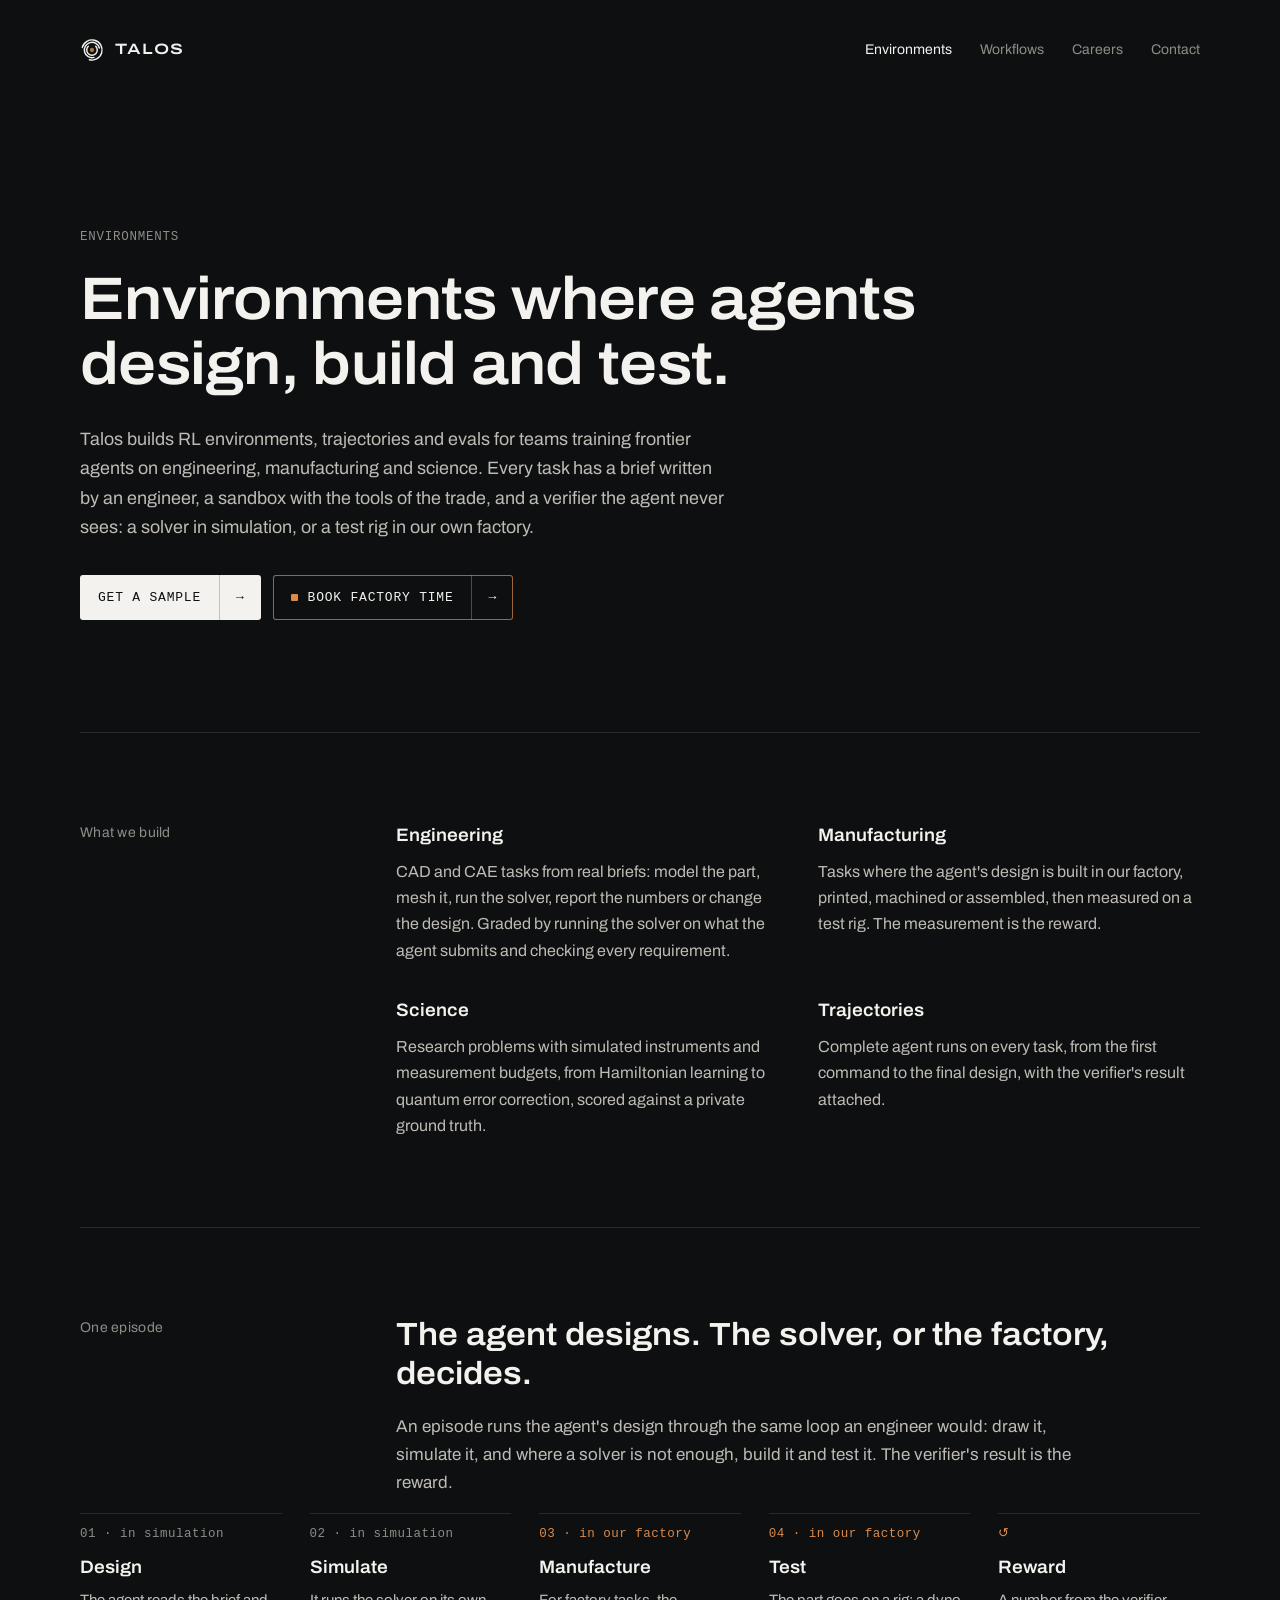
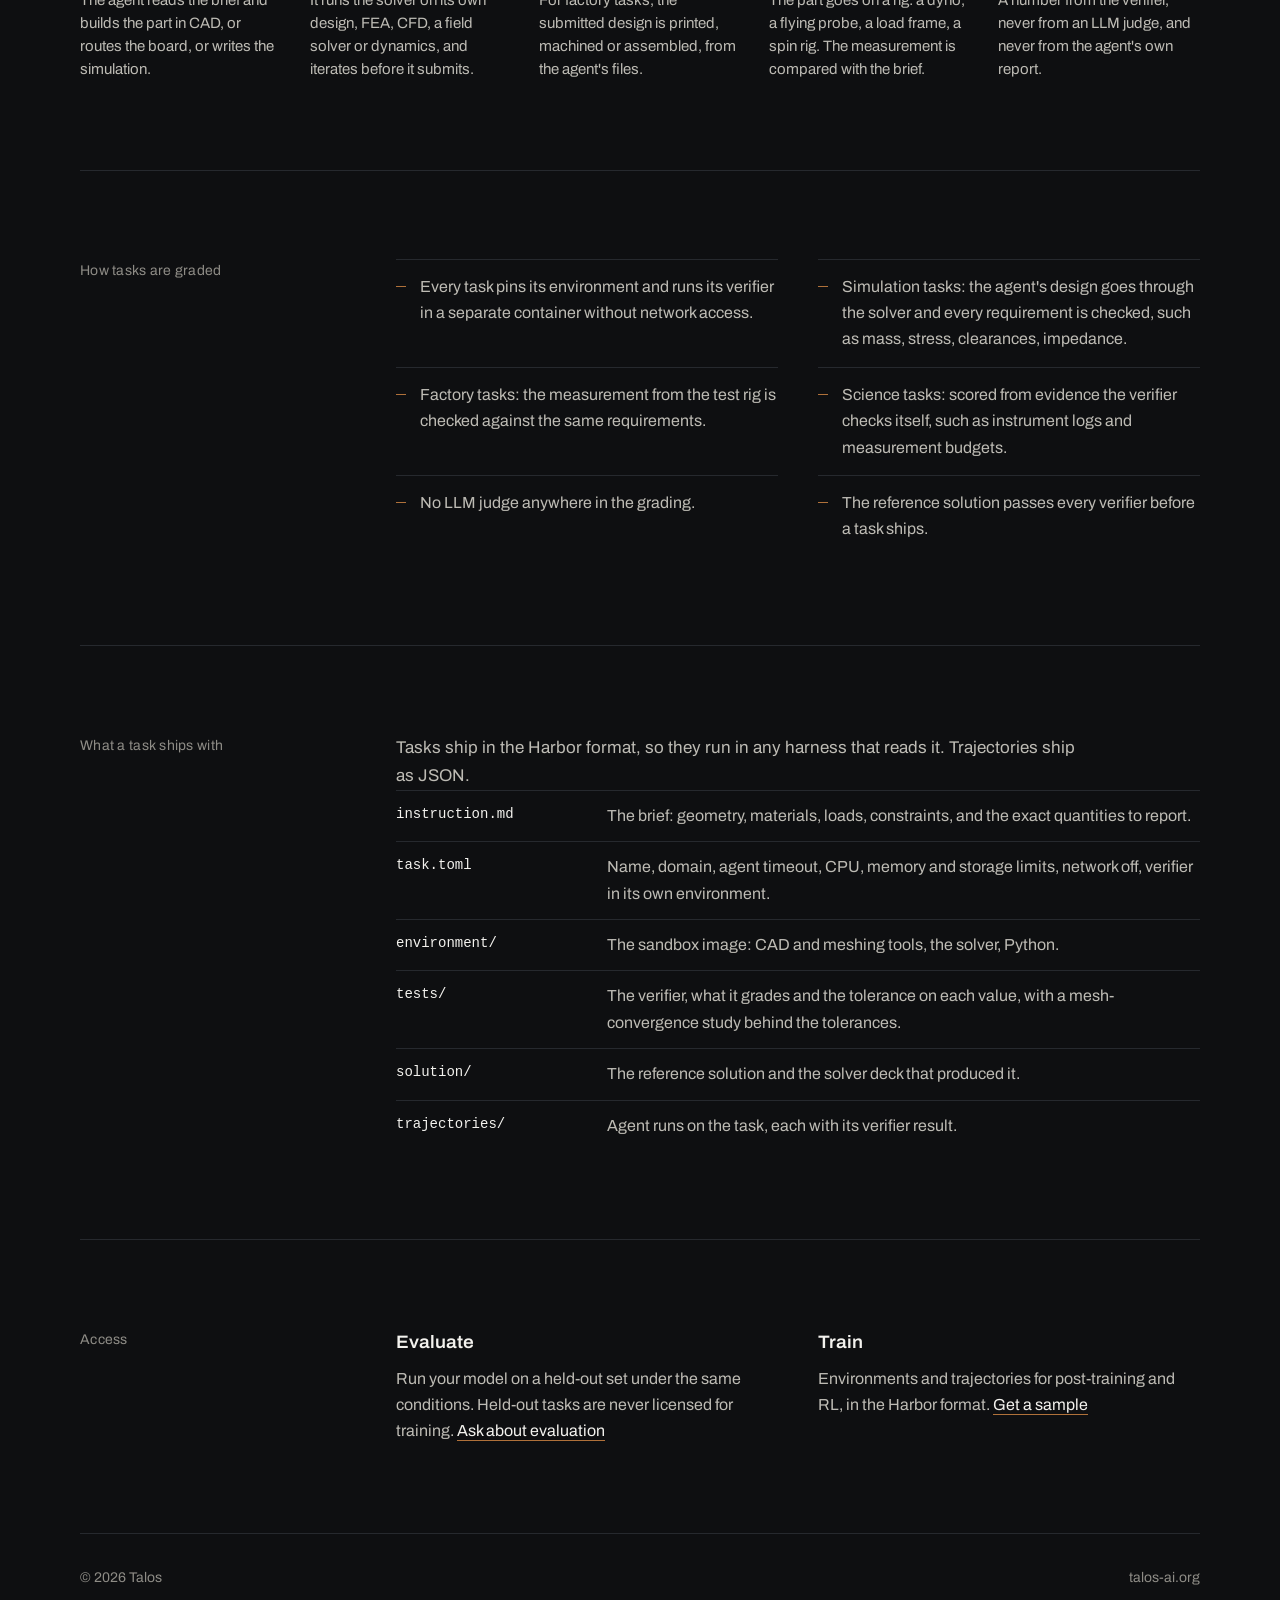
<file: environments/index.html>
<!doctype html>
<html lang="en">
<head>
<meta charset="utf-8">
<meta name="viewport" content="width=device-width, initial-scale=1, viewport-fit=cover">
<meta name="description" content="RL environments, trajectories and evals for agents in engineering, manufacturing and science. Every task has a brief, a sandbox with the tools of the trade, and a verifier the agent never sees: a solver, or a test rig in our own factory.">
<link rel="icon" href="/favicon.ico" sizes="any">
<link rel="icon" href="/favicon.svg" type="image/svg+xml">
<link rel="apple-touch-icon" href="/apple-touch-icon.png">
<link rel="manifest" href="/site.webmanifest">
<meta name="theme-color" content="#0E0F11">
<meta property="og:type" content="website">
<meta property="og:title" content="Environments · Talos">
<meta property="og:description" content="RL environments, trajectories and evals for agents that design, build and test, graded by solvers and by our own factory.">
<meta property="og:url" content="https://talos-ai.org/environments/">
<meta property="og:image" content="https://talos-ai.org/og-image.png">
<meta name="twitter:card" content="summary_large_image">
<title>Environments · Talos</title>
<link rel="preload" href="/fonts/archivo-variable.woff2" as="font" type="font/woff2" crossorigin>
<link rel="stylesheet" href="/workflows/workflows.css">
<style>
/* this page reuses the Workflows stylesheet; only the buttons and the stage list are its own */
.actions { display: flex; flex-wrap: wrap; gap: 12px; margin-top: 32px; }
.btn {
  display: inline-flex; align-items: stretch; border-radius: 3px; text-decoration: none;
  background: var(--paper); color: var(--ink);
  font: 13px/1 var(--code); letter-spacing: 0.06em; text-transform: uppercase;
}
.btn span { display: flex; align-items: center; gap: 10px; padding: 16px 18px; }
.btn .arr { padding-inline: 16px; border-left: 1px solid color-mix(in srgb, var(--ink) 22%, transparent); }
.btn.factory { background: transparent; color: var(--paper); box-shadow: inset 0 0 0 1px color-mix(in srgb, #D98A4C 70%, transparent); }
.btn.factory .arr { border-left-color: color-mix(in srgb, #D98A4C 45%, transparent); }
.btn.factory i { width: 7px; height: 7px; background: #D98A4C; border-radius: 1px; }
.btn:hover .arr { opacity: 0.75; }
.stages { display: grid; grid-template-columns: repeat(5, minmax(0, 1fr)); gap: 24px 28px; margin: 0; padding: 0; list-style: none; }
.stages li { min-width: 0; padding-top: 14px; border-top: 1px solid var(--rule); }
.stages .n { display: block; color: var(--muted); font: 12.5px/1 var(--code); letter-spacing: 0.04em; }
.stages .real .n { color: #D98A4C; }
.stages b { display: block; margin-top: 12px; color: var(--paper); font-size: 18px; font-weight: 600; font-stretch: 105%; }
.stages span:last-child { display: block; margin-top: 6px; font-size: 15px; line-height: 1.55; }
.files { margin: 0; }
.files div { display: grid; grid-template-columns: 11em minmax(0, 1fr); gap: 0 24px; padding: 12px 0; border-top: 1px solid var(--rule); }
.files dt { color: var(--paper); font: 14px/1.6 var(--code); }
.files dd { margin: 0; font-size: 16px; }
@media (max-width: 900px) { .stages { grid-template-columns: repeat(2, minmax(0, 1fr)); } }
@media (max-width: 520px) { .files div { grid-template-columns: 1fr; gap: 2px; } }
</style>
</head>
<body>
<header class="wrap" id="top">
  <div class="site">
    <a class="brand" href="/" aria-label="Talos home">
      <svg viewBox="0 0 100 100" aria-hidden="true">
        <path class="arc" d="M65.56 34.44A22 22 0 1 1 34.44 34.44"></path>
        <path class="arc" d="M58.28 80.91A32 32 0 1 1 80.91 41.72"></path>
        <path class="arc" d="M9.43 39.13A42 42 0 1 1 39.13 90.57"></path>
        <circle class="core" cx="50" cy="50" r="9"></circle>
      </svg>
      <span>TALOS</span>
    </a>
    <nav aria-label="Site">
      <a href="/environments/" aria-current="page">Environments</a>
      <a href="/workflows/">Workflows</a>
      <a href="mailto:career@talos-ai.org?subject=Careers">Careers</a>
      <a href="mailto:sales@talos-ai.org">Contact</a>
    </nav>
  </div>
</header>

<div class="wrap">
<main>
<div class="hero">
  <p class="kicker">Environments</p>
  <h1>Environments where agents design, build and test.</h1>
  <p class="lead">Talos builds RL environments, trajectories and evals for teams training frontier agents on engineering, manufacturing and science. Every task has a brief written by an engineer, a sandbox with the tools of the trade, and a verifier the agent never sees: a solver in simulation, or a test rig in our own factory.</p>
  <div class="actions">
    <a class="btn" href="mailto:sales@talos-ai.org?subject=Data%20sample"><span>Get a sample</span><span class="arr" aria-hidden="true">→</span></a>
    <a class="btn factory" href="mailto:sales@talos-ai.org?subject=Factory%20time"><span><i aria-hidden="true"></i>Book factory time</span><span class="arr" aria-hidden="true">→</span></a>
  </div>
</div>

<section class="sec" aria-labelledby="build-h">
  <h2 class="label" id="build-h">What we build</h2>
  <div class="content">
    <dl class="offer">
      <div>
        <dt>Engineering</dt>
        <dd>CAD and CAE tasks from real briefs: model the part, mesh it, run the solver, report the numbers or change the design. Graded by running the solver on what the agent submits and checking every requirement.</dd>
      </div>
      <div>
        <dt>Manufacturing</dt>
        <dd>Tasks where the agent's design is built in our factory, printed, machined or assembled, then measured on a test rig. The measurement is the reward.</dd>
      </div>
      <div>
        <dt>Science</dt>
        <dd>Research problems with simulated instruments and measurement budgets, from Hamiltonian learning to quantum error correction, scored against a private ground truth.</dd>
      </div>
      <div>
        <dt>Trajectories</dt>
        <dd>Complete agent runs on every task, from the first command to the final design, with the verifier's result attached.</dd>
      </div>
    </dl>
  </div>
</section>

<section class="sec" aria-labelledby="loop-h">
  <h2 class="label" id="loop-h">One episode</h2>
  <div class="content">
    <p class="claim">The agent designs. The solver, or the factory, decides.</p>
    <p>An episode runs the agent's design through the same loop an engineer would: draw it, simulate it, and where a solver is not enough, build it and test it. The verifier's result is the reward.</p>
  </div>
  <div class="wide">
    <ol class="stages">
      <li><span class="n">01 · in simulation</span><b>Design</b><span>The agent reads the brief and builds the part in CAD, or routes the board, or writes the simulation.</span></li>
      <li><span class="n">02 · in simulation</span><b>Simulate</b><span>It runs the solver on its own design, FEA, CFD, a field solver or dynamics, and iterates before it submits.</span></li>
      <li class="real"><span class="n">03 · in our factory</span><b>Manufacture</b><span>For factory tasks, the submitted design is printed, machined or assembled, from the agent's files.</span></li>
      <li class="real"><span class="n">04 · in our factory</span><b>Test</b><span>The part goes on a rig: a dyno, a flying probe, a load frame, a spin rig. The measurement is compared with the brief.</span></li>
      <li class="real"><span class="n">↺</span><b>Reward</b><span>A number from the verifier, never from an LLM judge, and never from the agent's own report.</span></li>
    </ol>
  </div>
</section>

<section class="sec" aria-labelledby="grade-h">
  <h2 class="label" id="grade-h">How tasks are graded</h2>
  <div class="content">
    <ul class="points">
      <li>Every task pins its environment and runs its verifier in a separate container without network access.</li>
      <li>Simulation tasks: the agent's design goes through the solver and every requirement is checked, such as mass, stress, clearances, impedance.</li>
      <li>Factory tasks: the measurement from the test rig is checked against the same requirements.</li>
      <li>Science tasks: scored from evidence the verifier checks itself, such as instrument logs and measurement budgets.</li>
      <li>No LLM judge anywhere in the grading.</li>
      <li>The reference solution passes every verifier before a task ships.</li>
    </ul>
  </div>
</section>

<section class="sec" aria-labelledby="ship-h">
  <h2 class="label" id="ship-h">What a task ships with</h2>
  <div class="content">
    <p>Tasks ship in the Harbor format, so they run in any harness that reads it. Trajectories ship as JSON.</p>
    <dl class="files">
      <div><dt>instruction.md</dt><dd>The brief: geometry, materials, loads, constraints, and the exact quantities to report.</dd></div>
      <div><dt>task.toml</dt><dd>Name, domain, agent timeout, CPU, memory and storage limits, network off, verifier in its own environment.</dd></div>
      <div><dt>environment/</dt><dd>The sandbox image: CAD and meshing tools, the solver, Python.</dd></div>
      <div><dt>tests/</dt><dd>The verifier, what it grades and the tolerance on each value, with a mesh-convergence study behind the tolerances.</dd></div>
      <div><dt>solution/</dt><dd>The reference solution and the solver deck that produced it.</dd></div>
      <div><dt>trajectories/</dt><dd>Agent runs on the task, each with its verifier result.</dd></div>
    </dl>
  </div>
</section>

<section class="sec" aria-labelledby="access-h">
  <h2 class="label" id="access-h">Access</h2>
  <div class="content">
    <dl class="offer">
      <div>
        <dt>Evaluate</dt>
        <dd>Run your model on a held-out set under the same conditions. Held-out tasks are never licensed for training. <a href="mailto:sales@talos-ai.org?subject=Evaluation">Ask about evaluation</a></dd>
      </div>
      <div>
        <dt>Train</dt>
        <dd>Environments and trajectories for post-training and RL, in the Harbor format. <a href="mailto:sales@talos-ai.org?subject=Data%20sample">Get a sample</a></dd>
      </div>
    </dl>
  </div>
</section>
</main>

<footer class="foot">
  <span>© 2026 Talos</span>
  <a href="/">talos-ai.org</a>
</footer>
</div>
</body>
</html>
</file>
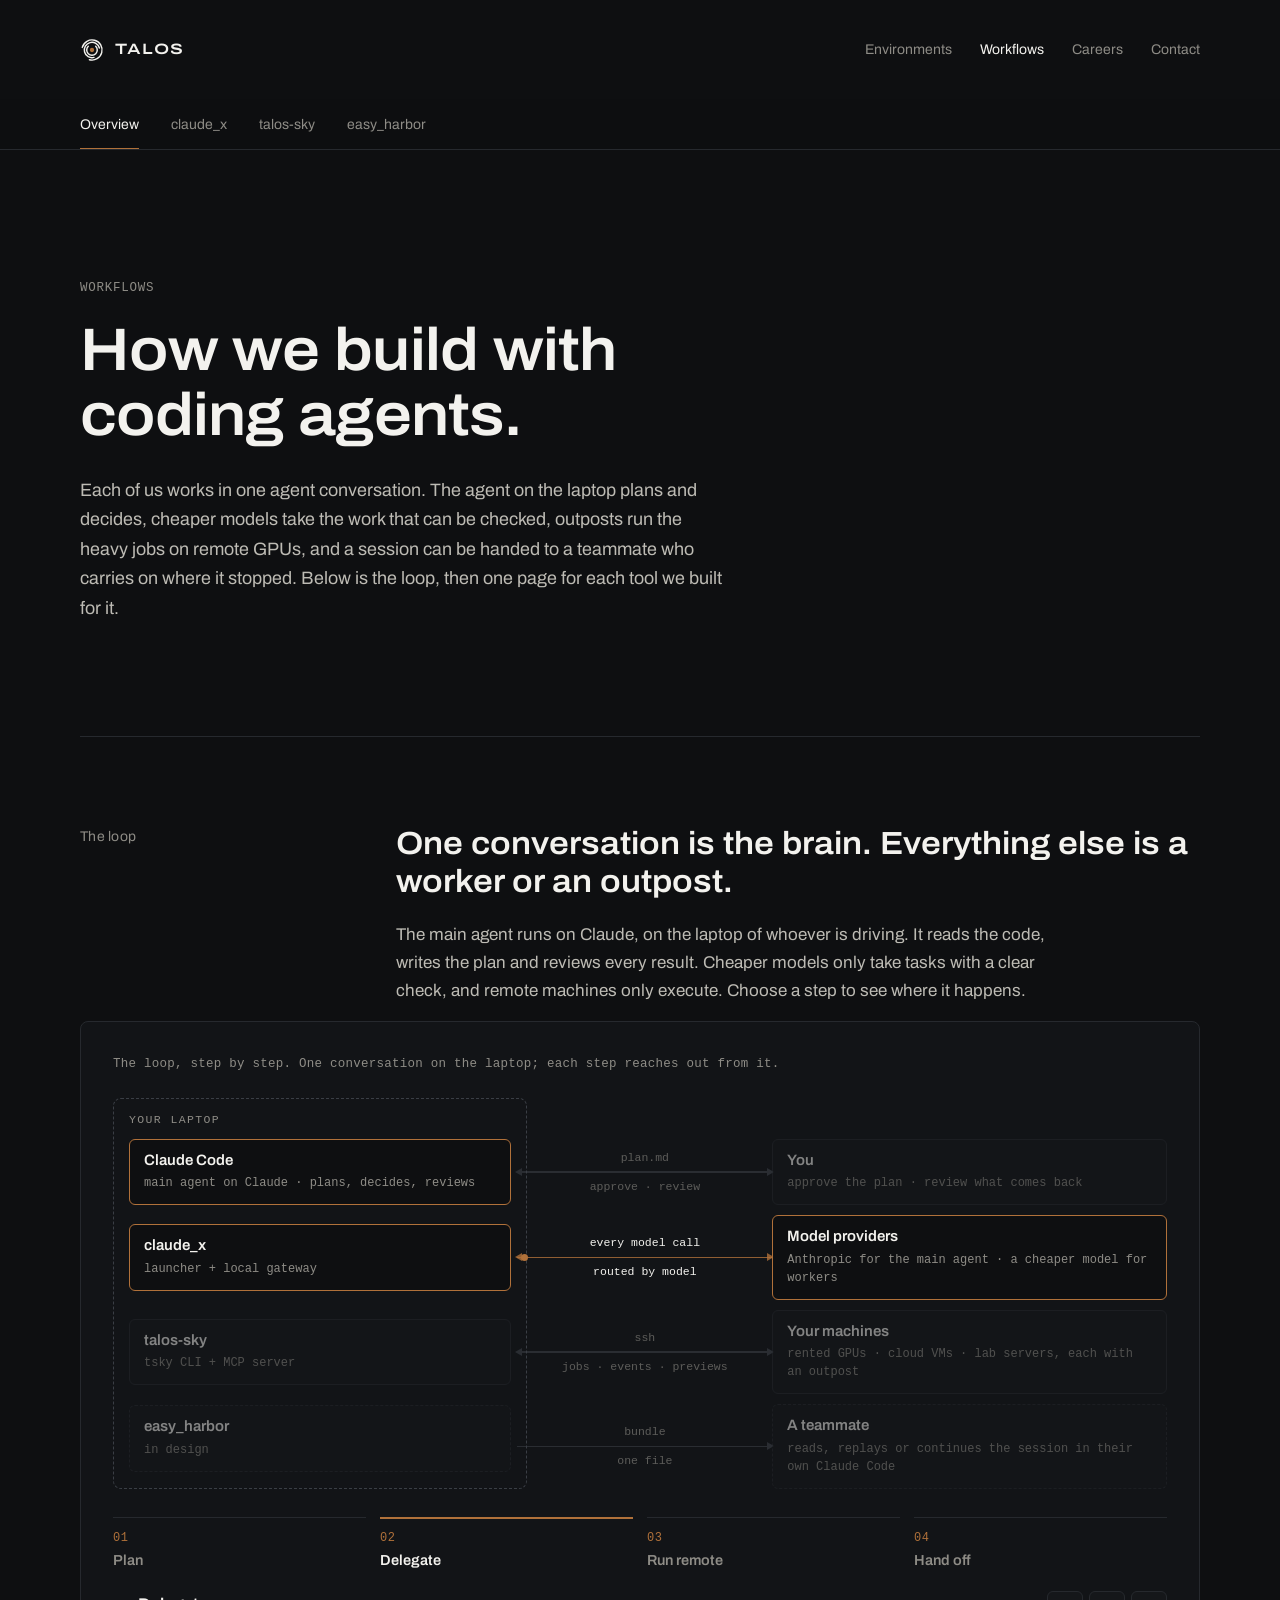
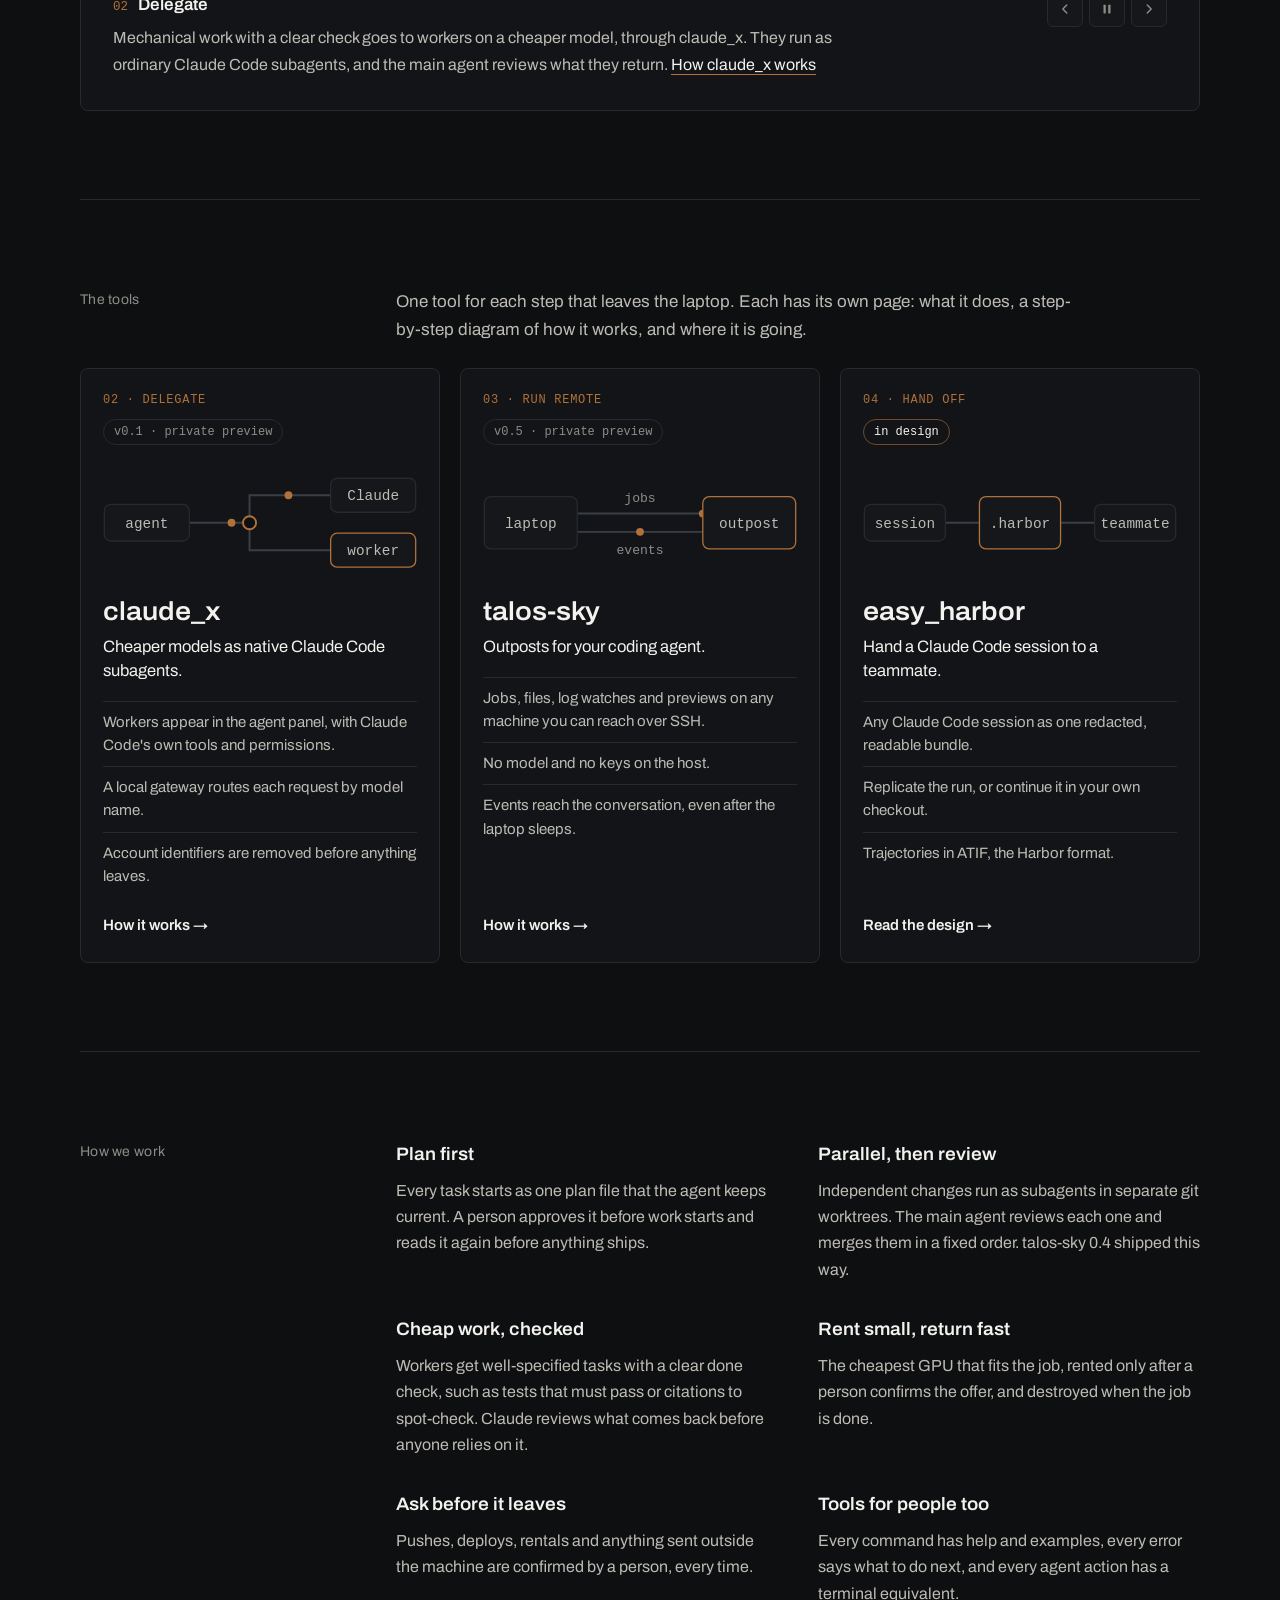
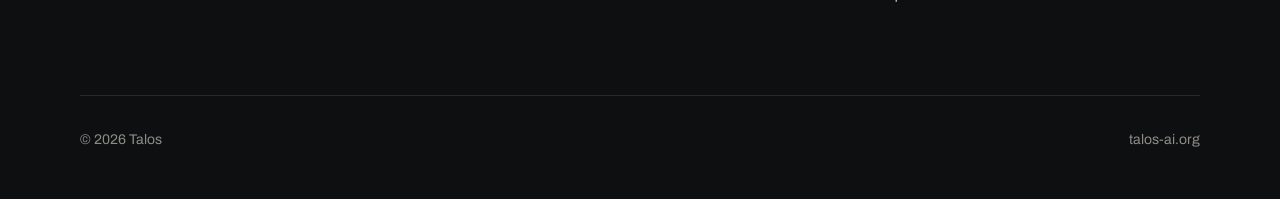
<file: workflows/index.html>
<!doctype html>
<html lang="en">
<head>
<meta charset="utf-8">
<meta name="viewport" content="width=device-width, initial-scale=1, viewport-fit=cover">
<meta name="description" content="How Talos builds with coding agents: one agent conversation as the brain, claude_x workers on cheaper models, talos-sky outposts on remote GPUs, and easy_harbor for handing a session to a teammate.">
<link rel="icon" href="/favicon.ico" sizes="any">
<link rel="icon" href="/favicon.svg" type="image/svg+xml">
<link rel="apple-touch-icon" href="/apple-touch-icon.png">
<link rel="manifest" href="/site.webmanifest">
<meta name="theme-color" content="#0E0F11">
<meta property="og:type" content="website">
<meta property="og:title" content="Workflows · Talos">
<meta property="og:description" content="How Talos builds with coding agents, and the three tools behind it: claude_x, talos-sky and easy_harbor.">
<meta property="og:url" content="https://talos-ai.org/workflows/">
<meta property="og:image" content="https://talos-ai.org/og-image.png">
<meta name="twitter:card" content="summary_large_image">
<title>Workflows · Talos</title>
<link rel="preload" href="/fonts/archivo-variable.woff2" as="font" type="font/woff2" crossorigin>
<link rel="stylesheet" href="/workflows/workflows.css">
<script>document.documentElement.classList.add('js');</script>
<script src="/workflows/workflows.js" defer></script>
</head>
<body>
<header class="wrap" id="top">
  <div class="site">
    <a class="brand" href="/" aria-label="Talos home">
      <svg viewBox="0 0 100 100" aria-hidden="true">
        <path class="arc" d="M65.56 34.44A22 22 0 1 1 34.44 34.44"></path>
        <path class="arc" d="M58.28 80.91A32 32 0 1 1 80.91 41.72"></path>
        <path class="arc" d="M9.43 39.13A42 42 0 1 1 39.13 90.57"></path>
        <circle class="core" cx="50" cy="50" r="9"></circle>
      </svg>
      <span>TALOS</span>
    </a>
    <nav aria-label="Site">
      <a href="/environments/">Environments</a>
            <a href="/workflows/" aria-current="page">Workflows</a>
      <a href="mailto:career@talos-ai.org?subject=Careers">Careers</a>
      <a href="mailto:sales@talos-ai.org">Contact</a>
    </nav>
  </div>
</header>
<nav class="tabs" aria-label="Workflows">
  <div class="wrap">
    <a href="/workflows/" aria-current="page">Overview<span class="ind"></span></a>
    <a href="/workflows/claude-x/">claude_x</a>
    <a href="/workflows/talos-sky/">talos-sky</a>
    <a href="/workflows/easy-harbor/">easy_harbor</a>
  </div>
</nav>

<div class="wrap">
<main>
<div class="hero">
  <p class="kicker">Workflows</p>
  <h1>How we build with coding agents.</h1>
  <p class="lead">Each of us works in one agent conversation. The agent on the laptop plans and decides, cheaper models take the work that can be checked, outposts run the heavy jobs on remote GPUs, and a session can be handed to a teammate who carries on where it stopped. Below is the loop, then one page for each tool we built for it.</p>
</div>

<section class="sec rv" aria-labelledby="loop-h">
  <h2 class="label" id="loop-h">The loop</h2>
  <div class="content">
    <p class="claim">One conversation is the brain. Everything else is a worker or an outpost.</p>
    <p>The main agent runs on Claude, on the laptop of whoever is driving. It reads the code, writes the plan and reviews every result. Cheaper models only take tasks with a clear check, and remote machines only execute. Choose a step to see where it happens.</p>
  </div>
  <div class="wide">
    <figure class="sch st" data-stepper aria-labelledby="loop-cap">
      <figcaption id="loop-cap">The loop, step by step. One conversation on the laptop; each step reaches out from it.</figcaption>
      <div class="g ov">
        <div class="bd" style="--c:1;--r:1 / 6" aria-hidden="true"></div>
        <span class="zt" style="--c:1;--r:1">Your laptop</span>
        <div class="box in" data-id="cc" style="--c:1;--r:2"><b>Claude Code</b><span>main agent on Claude · plans, decides, reviews</span></div>
        <div class="wire two" data-id="w-you" style="--c:2;--r:2"><span>plan.md</span><i><em></em></i><span>approve · review</span></div>
        <div class="box" data-id="you" style="--c:3;--r:2"><b>You</b><span>approve the plan · review what comes back</span></div>

        <div class="box in gap" data-id="cx" style="--c:1;--r:3"><b>claude_x</b><span>launcher + local gateway</span></div>
        <div class="wire two" data-id="w-cx" style="--c:2;--r:3"><span>every model call</span><i><em></em></i><span>routed by model</span></div>
        <div class="box" data-id="prov" style="--c:3;--r:3"><b>Model providers</b><span>Anthropic for the main agent · a cheaper model for workers</span></div>

        <div class="box in gap" data-id="sky" style="--c:1;--r:4"><b>talos-sky</b><span>tsky CLI + MCP server</span></div>
        <div class="wire two" data-id="w-sky" style="--c:2;--r:4"><span>ssh</span><i><em></em></i><span>jobs · events · previews</span></div>
        <div class="box" data-id="mach" style="--c:3;--r:4"><b>Your machines</b><span>rented GPUs · cloud VMs · lab servers, each with an outpost</span></div>

        <div class="box in end gap soon" data-id="eh" style="--c:1;--r:5"><b>easy_harbor</b><span>in design</span></div>
        <div class="wire" data-id="w-eh" style="--c:2;--r:5"><span>bundle</span><i><em></em></i><span>one file</span></div>
        <div class="box soon" data-id="mate" style="--c:3;--r:5"><b>A teammate</b><span>reads, replays or continues the session in their own Claude Code</span></div>
      </div>
      <div class="st-pane">
        <ol class="st-steps" style="--k:4">
          <li data-on="cc w-you you"><button type="button"><span class="n">01</span><span class="t">Plan</span><i class="bar"></i></button>
            <div class="st-d"><p>The main agent reads the code and writes one plan file, then keeps it current as work lands. A person approves the plan before anything runs, and reviews every result that comes back.</p></div></li>
          <li data-on="cc cx w-cx prov"><button type="button"><span class="n">02</span><span class="t">Delegate</span><i class="bar"></i></button>
            <div class="st-d"><p>Mechanical work with a clear check goes to workers on a cheaper model, through claude_x. They run as ordinary Claude Code subagents, and the main agent reviews what they return. <a href="/workflows/claude-x/">How claude_x works</a></p></div></li>
          <li data-on="cc sky w-sky mach"><button type="button"><span class="n">03</span><span class="t">Run remote</span><i class="bar"></i></button>
            <div class="st-d"><p>Training, rendering and simulation run on GPU machines through talos-sky outposts. Job ends, log alerts, renders and metrics come back into the same conversation. <a href="/workflows/talos-sky/">How talos-sky works</a></p></div></li>
          <li data-on="cc eh w-eh mate"><button type="button"><span class="n">04</span><span class="t">Hand off</span><i class="bar"></i></button>
            <div class="st-d"><p>When a teammate should carry on, the session becomes one bundle they can read, replay or continue in their own Claude Code. <a href="/workflows/easy-harbor/">The easy_harbor design</a></p></div></li>
        </ol>
        <div class="st-row">
          <div class="st-say"></div>
          <div class="st-ctl">
            <button type="button" class="st-prev" aria-label="Previous step"><svg viewBox="0 0 16 16" aria-hidden="true"><path class="ch" d="M10 3.5 5.5 8l4.5 4.5"/></svg></button>
            <button type="button" class="st-play" aria-label="Pause the tour"><svg class="i-pause" viewBox="0 0 16 16" aria-hidden="true"><rect x="4" y="3" width="2.6" height="10" rx="0.6"/><rect x="9.4" y="3" width="2.6" height="10" rx="0.6"/></svg><svg class="i-play" viewBox="0 0 16 16" aria-hidden="true"><path d="M5 3v10l8.5-5z"/></svg></button>
            <button type="button" class="st-next" aria-label="Next step"><svg viewBox="0 0 16 16" aria-hidden="true"><path class="ch" d="M6 3.5 10.5 8 6 12.5"/></svg></button>
          </div>
        </div>
      </div>
    </figure>
  </div>
</section>

<section class="sec rv" aria-labelledby="tools-h">
  <h2 class="label" id="tools-h">The tools</h2>
  <div class="content">
    <p>One tool for each step that leaves the laptop. Each has its own page: what it does, a step-by-step diagram of how it works, and where it is going.</p>
  </div>
  <div class="wide">
    <ul class="cards">
      <li><a class="card" href="/workflows/claude-x/">
        <span class="card-top"><span class="n">02 · Delegate</span><span class="tag">v0.1 · private preview</span></span>
        <svg class="glyph anim" viewBox="0 0 240 76" aria-hidden="true">
          <path class="d-line" d="M66 38 H112 V17 H174"/><path class="d-line" d="M112 38 V59 H174"/>
          <circle class="d-dot" r="3"><animateMotion dur="2.4s" repeatCount="indefinite" path="M66 38 H112 V17 H174"/></circle>
          <circle class="d-dot" r="3"><animateMotion dur="2.4s" begin="-1.2s" repeatCount="indefinite" path="M66 38 H112 V59 H174"/></circle>
          <rect class="d-box" x="1" y="24" width="65" height="28" rx="5"/><text class="g-t" x="33.5" y="42" text-anchor="middle">agent</text>
          <circle class="g-hub" cx="112" cy="38" r="5"/>
          <rect class="d-box" x="174" y="4" width="65" height="26" rx="5"/><text class="g-t" x="206.5" y="21" text-anchor="middle">Claude</text>
          <rect class="d-box on" x="174" y="46" width="65" height="26" rx="5"/><text class="g-t" x="206.5" y="63" text-anchor="middle">worker</text>
        </svg>
        <b class="card-name">claude_x</b>
        <span class="card-claim">Cheaper models as native Claude Code subagents.</span>
        <ul class="card-facts">
          <li>Workers appear in the agent panel, with Claude Code's own tools and permissions.</li>
          <li>A local gateway routes each request by model name.</li>
          <li>Account identifiers are removed before anything leaves.</li>
        </ul>
        <span class="card-go">How it works <i>→</i></span>
      </a></li>
      <li><a class="card" href="/workflows/talos-sky/">
        <span class="card-top"><span class="n">03 · Run remote</span><span class="tag">v0.5 · private preview</span></span>
        <svg class="glyph anim" viewBox="0 0 240 76" aria-hidden="true">
          <path class="d-line" d="M72 31 H168"/><path class="d-line" d="M72 45 H168"/>
          <circle class="d-dot" r="3"><animateMotion dur="1.8s" repeatCount="indefinite" path="M72 31 H168"/></circle>
          <circle class="d-dot" r="3"><animateMotion dur="1.8s" begin="-0.9s" repeatCount="indefinite" path="M168 45 H72"/></circle>
          <text class="g-s" x="120" y="22" text-anchor="middle">jobs</text><text class="g-s" x="120" y="62" text-anchor="middle">events</text>
          <rect class="d-box" x="1" y="18" width="71" height="40" rx="5"/><text class="g-t" x="36.5" y="42" text-anchor="middle">laptop</text>
          <rect class="d-box on" x="168" y="18" width="71" height="40" rx="5"/><text class="g-t" x="203.5" y="42" text-anchor="middle">outpost</text>
        </svg>
        <b class="card-name">talos-sky</b>
        <span class="card-claim">Outposts for your coding agent.</span>
        <ul class="card-facts">
          <li>Jobs, files, log watches and previews on any machine you can reach over SSH.</li>
          <li>No model and no keys on the host.</li>
          <li>Events reach the conversation, even after the laptop sleeps.</li>
        </ul>
        <span class="card-go">How it works <i>→</i></span>
      </a></li>
      <li><a class="card" href="/workflows/easy-harbor/">
        <span class="card-top"><span class="n">04 · Hand off</span><span class="tag next">in design</span></span>
        <svg class="glyph anim" viewBox="0 0 240 76" aria-hidden="true">
          <path class="d-line" d="M63 38 H177"/>
          <circle class="d-dot" r="3"><animateMotion dur="2.6s" repeatCount="indefinite" path="M63 38 H177"/></circle>
          <rect class="d-box" x="1" y="24" width="62" height="28" rx="5"/><text class="g-t" x="32" y="42" text-anchor="middle">session</text>
          <rect class="d-box on" x="89" y="18" width="62" height="40" rx="5"/><text class="g-t" x="120" y="42" text-anchor="middle">.harbor</text>
          <rect class="d-box" x="177" y="24" width="62" height="28" rx="5"/><text class="g-t" x="208" y="42" text-anchor="middle">teammate</text>
        </svg>
        <b class="card-name">easy_harbor</b>
        <span class="card-claim">Hand a Claude Code session to a teammate.</span>
        <ul class="card-facts">
          <li>Any Claude Code session as one redacted, readable bundle.</li>
          <li>Replicate the run, or continue it in your own checkout.</li>
          <li>Trajectories in ATIF, the Harbor format.</li>
        </ul>
        <span class="card-go">Read the design <i>→</i></span>
      </a></li>
    </ul>
  </div>
</section>

<section class="sec rv" aria-labelledby="work-h">
  <h2 class="label" id="work-h">How we work</h2>
  <div class="content">
    <dl class="offer">
      <div>
        <dt>Plan first</dt>
        <dd>Every task starts as one plan file that the agent keeps current. A person approves it before work starts and reads it again before anything ships.</dd>
      </div>
      <div>
        <dt>Parallel, then review</dt>
        <dd>Independent changes run as subagents in separate git worktrees. The main agent reviews each one and merges them in a fixed order. talos-sky 0.4 shipped this way.</dd>
      </div>
      <div>
        <dt>Cheap work, checked</dt>
        <dd>Workers get well-specified tasks with a clear done check, such as tests that must pass or citations to spot-check. Claude reviews what comes back before anyone relies on it.</dd>
      </div>
      <div>
        <dt>Rent small, return fast</dt>
        <dd>The cheapest GPU that fits the job, rented only after a person confirms the offer, and destroyed when the job is done.</dd>
      </div>
      <div>
        <dt>Ask before it leaves</dt>
        <dd>Pushes, deploys, rentals and anything sent outside the machine are confirmed by a person, every time.</dd>
      </div>
      <div>
        <dt>Tools for people too</dt>
        <dd>Every command has help and examples, every error says what to do next, and every agent action has a terminal equivalent.</dd>
      </div>
    </dl>
  </div>
</section>
</main>

<footer class="foot">
  <span>© 2026 Talos</span>
  <a href="/">talos-ai.org</a>
</footer>
</div>
</body>
</html>
</file>
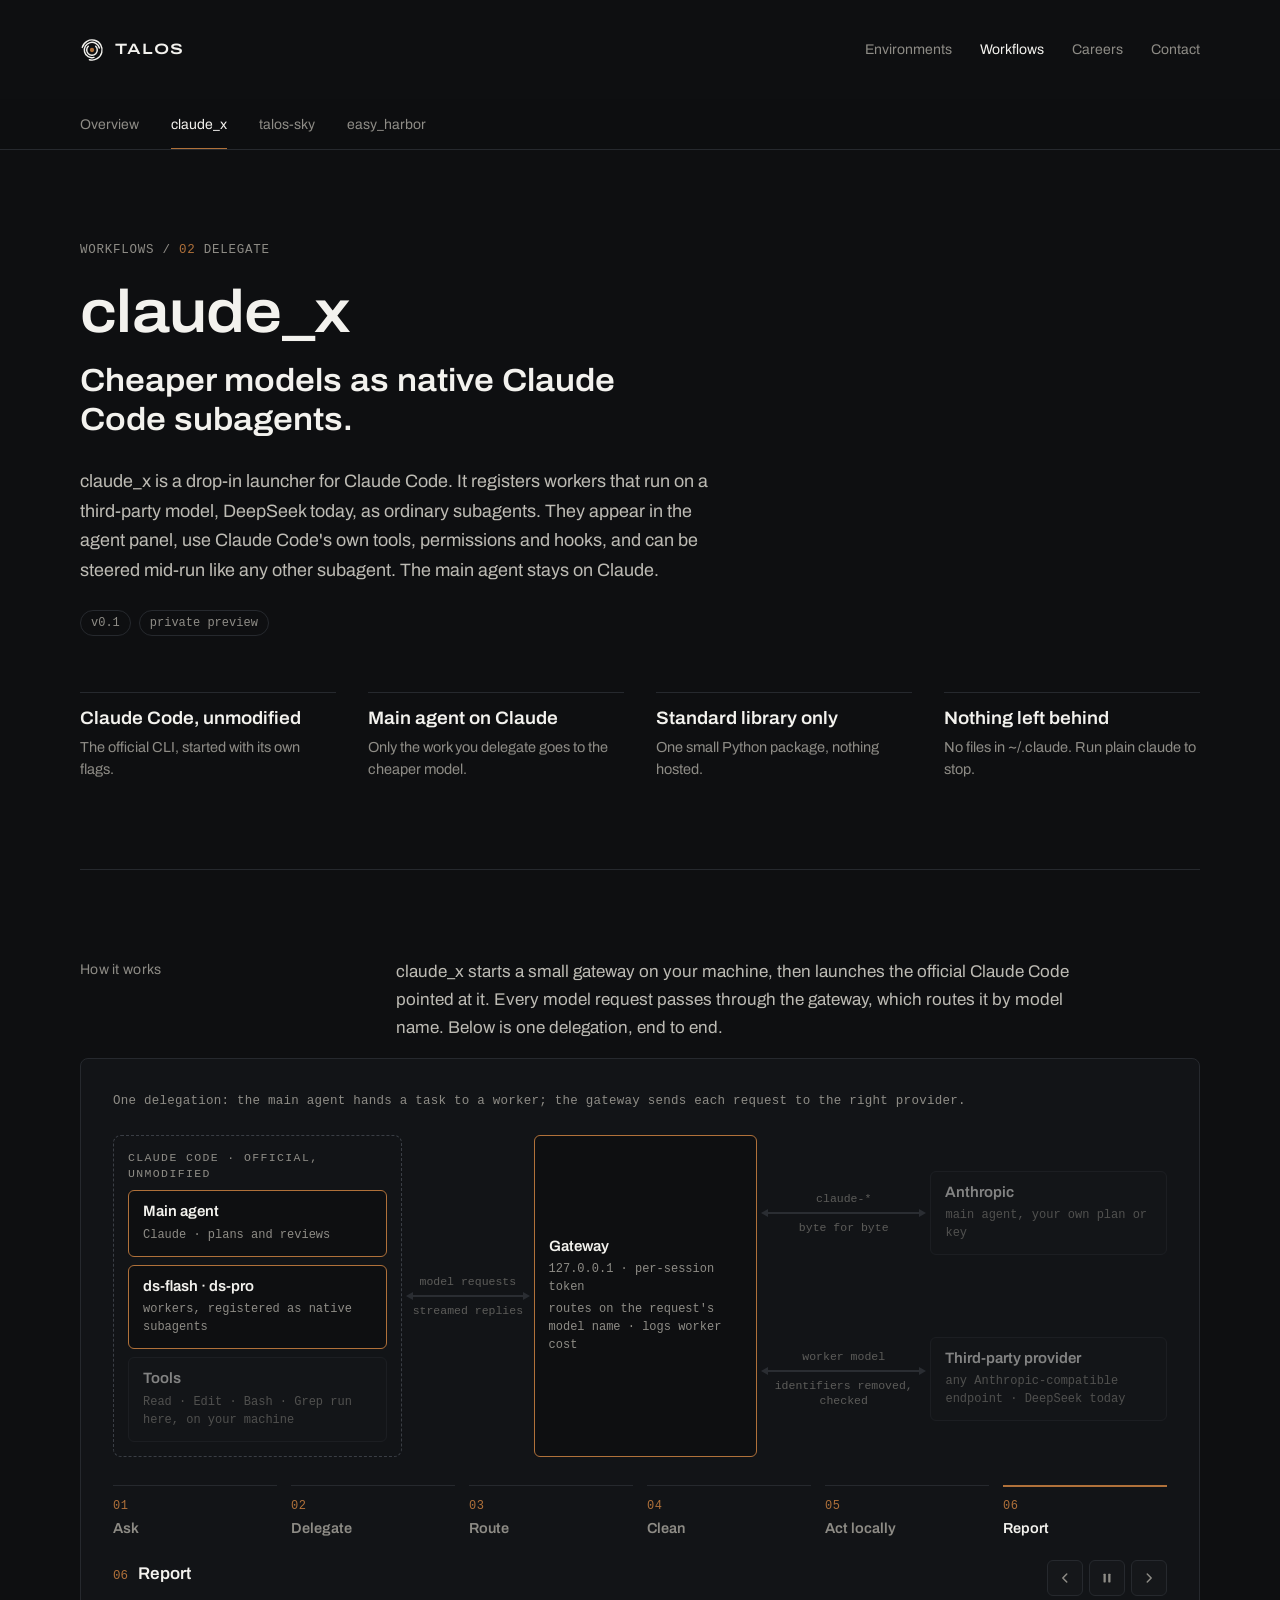
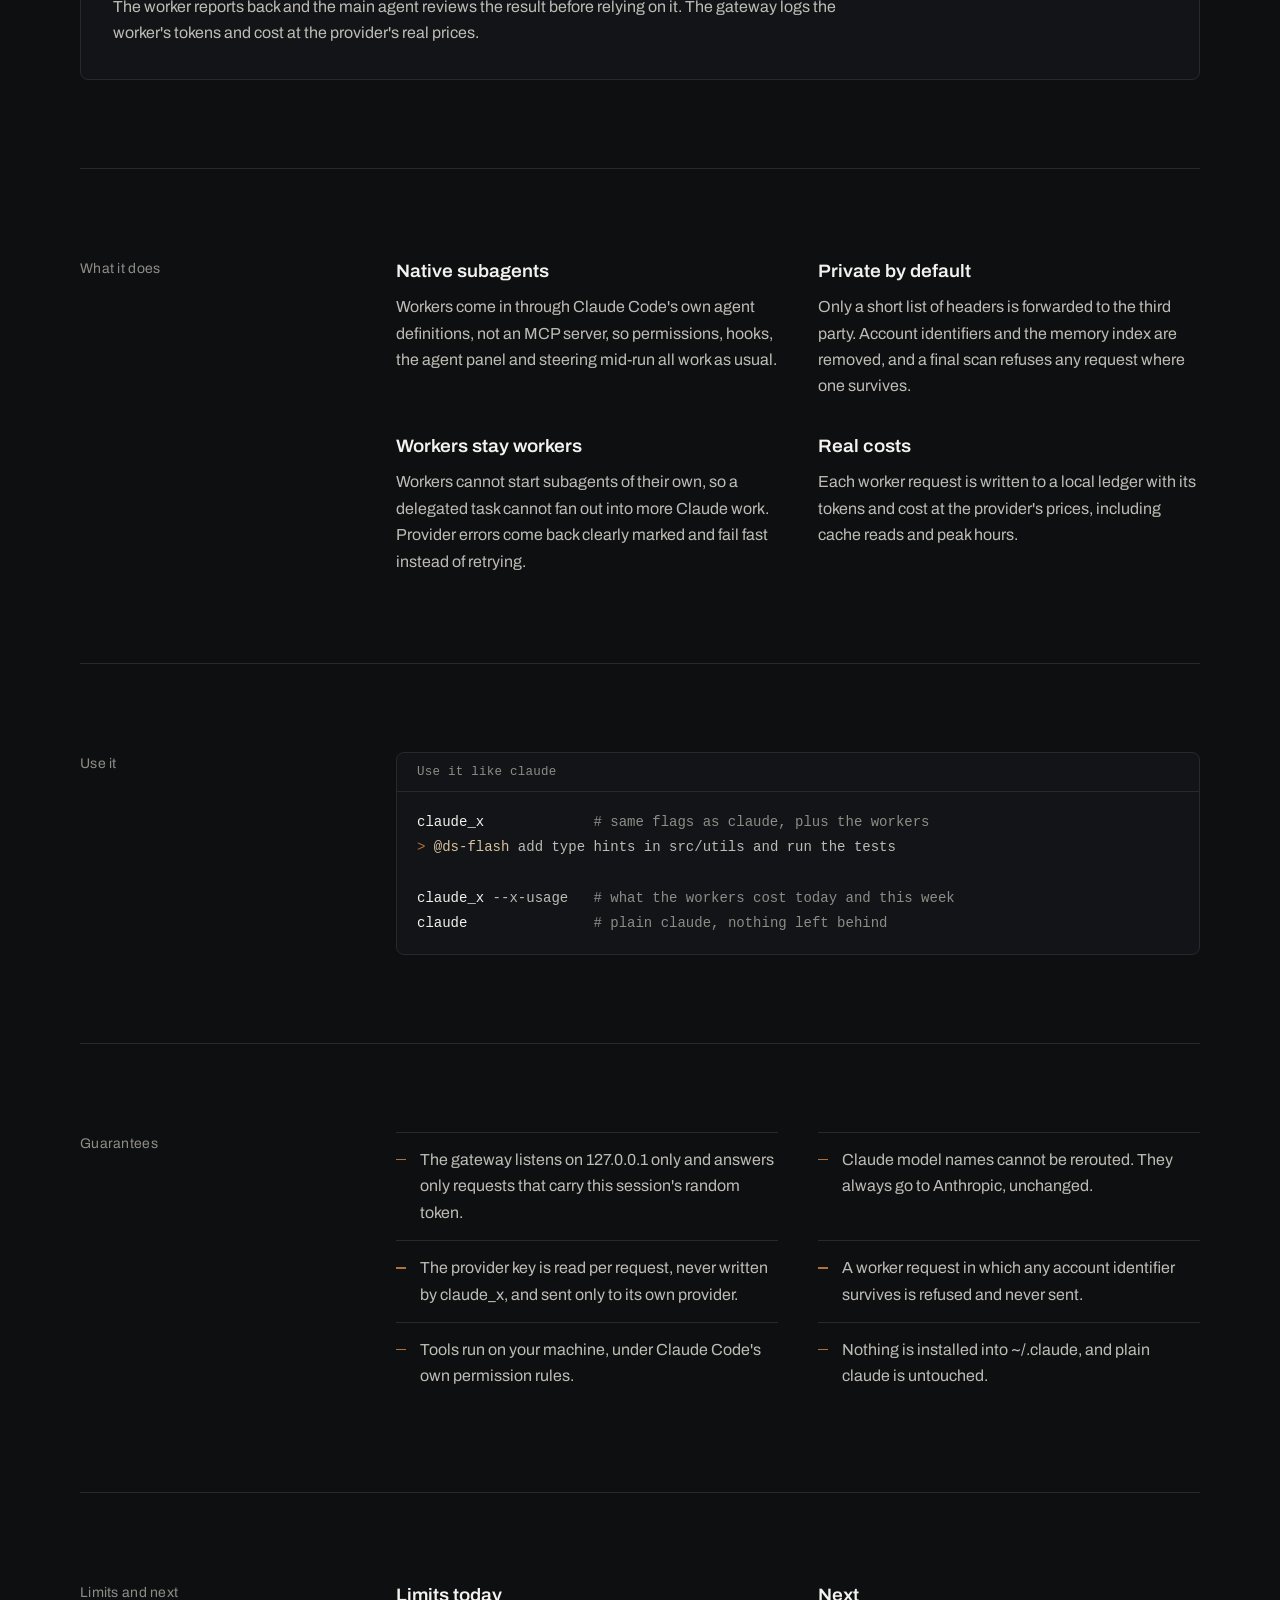
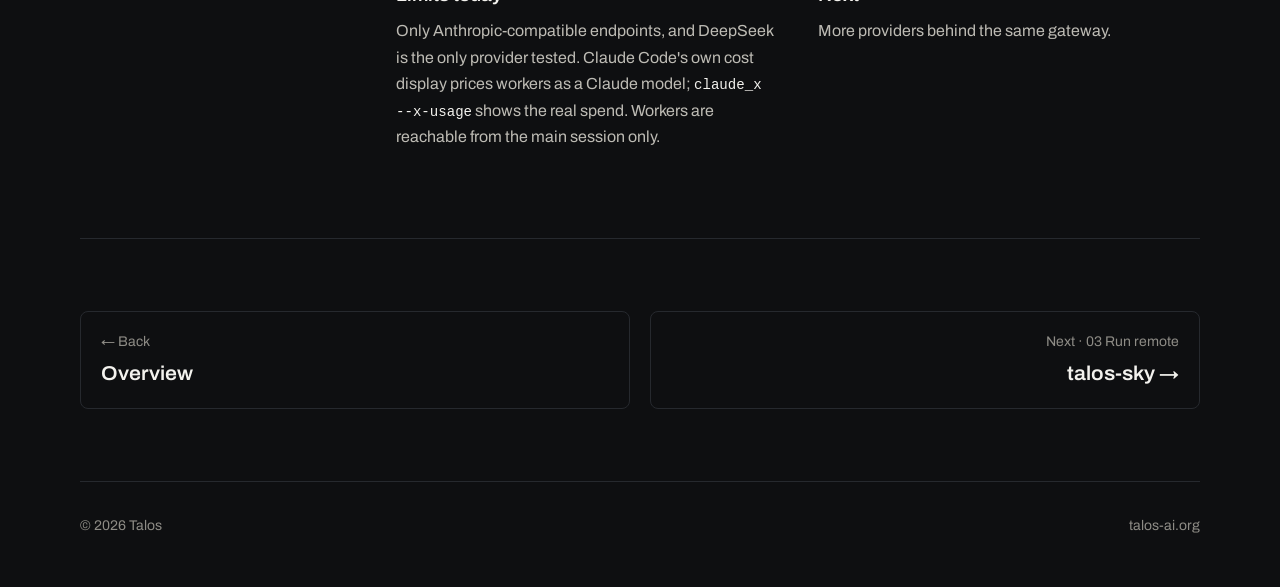
<file: workflows/claude-x/index.html>
<!doctype html>
<html lang="en">
<head>
<meta charset="utf-8">
<meta name="viewport" content="width=device-width, initial-scale=1, viewport-fit=cover">
<meta name="description" content="claude_x runs cheaper third-party models as native Claude Code subagents, through a small gateway on your machine that routes every request by model name.">
<link rel="icon" href="/favicon.ico" sizes="any">
<link rel="icon" href="/favicon.svg" type="image/svg+xml">
<link rel="apple-touch-icon" href="/apple-touch-icon.png">
<link rel="manifest" href="/site.webmanifest">
<meta name="theme-color" content="#0E0F11">
<meta property="og:type" content="website">
<meta property="og:title" content="claude_x · Talos">
<meta property="og:description" content="Cheaper models as native Claude Code subagents.">
<meta property="og:url" content="https://talos-ai.org/workflows/claude-x/">
<meta property="og:image" content="https://talos-ai.org/og-image.png">
<meta name="twitter:card" content="summary_large_image">
<title>claude_x · Workflows · Talos</title>
<link rel="preload" href="/fonts/archivo-variable.woff2" as="font" type="font/woff2" crossorigin>
<link rel="stylesheet" href="/workflows/workflows.css">
<script>document.documentElement.classList.add('js');</script>
<script src="/workflows/workflows.js" defer></script>
</head>
<body>
<header class="wrap" id="top">
  <div class="site">
    <a class="brand" href="/" aria-label="Talos home">
      <svg viewBox="0 0 100 100" aria-hidden="true">
        <path class="arc" d="M65.56 34.44A22 22 0 1 1 34.44 34.44"></path>
        <path class="arc" d="M58.28 80.91A32 32 0 1 1 80.91 41.72"></path>
        <path class="arc" d="M9.43 39.13A42 42 0 1 1 39.13 90.57"></path>
        <circle class="core" cx="50" cy="50" r="9"></circle>
      </svg>
      <span>TALOS</span>
    </a>
    <nav aria-label="Site">
      <a href="/environments/">Environments</a>
            <a href="/workflows/" aria-current="true">Workflows</a>
      <a href="mailto:career@talos-ai.org?subject=Careers">Careers</a>
      <a href="mailto:sales@talos-ai.org">Contact</a>
    </nav>
  </div>
</header>
<nav class="tabs" aria-label="Workflows">
  <div class="wrap">
    <a href="/workflows/">Overview</a>
    <a href="/workflows/claude-x/" aria-current="page">claude_x<span class="ind"></span></a>
    <a href="/workflows/talos-sky/">talos-sky</a>
    <a href="/workflows/easy-harbor/">easy_harbor</a>
  </div>
</nav>

<div class="wrap">
<main>
<div class="hero sub">
  <p class="kicker"><a href="/workflows/">Workflows</a> / <b>02</b> Delegate</p>
  <h1>claude_x</h1>
  <p class="claim">Cheaper models as native Claude Code subagents.</p>
  <p class="lead">claude_x is a drop-in launcher for Claude Code. It registers workers that run on a third-party model, DeepSeek today, as ordinary subagents. They appear in the agent panel, use Claude Code's own tools, permissions and hooks, and can be steered mid-run like any other subagent. The main agent stays on Claude.</p>
  <ul class="tags"><li class="tag">v0.1</li><li class="tag">private preview</li></ul>
  <dl class="facts">
    <div><dt>Claude Code, unmodified</dt><dd>The official CLI, started with its own flags.</dd></div>
    <div><dt>Main agent on Claude</dt><dd>Only the work you delegate goes to the cheaper model.</dd></div>
    <div><dt>Standard library only</dt><dd>One small Python package, nothing hosted.</dd></div>
    <div><dt>Nothing left behind</dt><dd>No files in ~/.claude. Run plain claude to stop.</dd></div>
  </dl>
</div>

<section class="sec rv" aria-labelledby="how-h">
  <h2 class="label" id="how-h">How it works</h2>
  <div class="content">
    <p>claude_x starts a small gateway on your machine, then launches the official Claude Code pointed at it. Every model request passes through the gateway, which routes it by model name. Below is one delegation, end to end.</p>
  </div>
  <div class="wide">
    <figure class="sch st" data-stepper aria-labelledby="cx-cap">
      <figcaption id="cx-cap">One delegation: the main agent hands a task to a worker; the gateway sends each request to the right provider.</figcaption>
      <div class="g cx">
        <div class="zone" style="--c:1;--r:1 / 3">
          <span class="zt">Claude Code · official, unmodified</span>
          <div class="box" data-id="main"><b>Main agent</b><span>Claude · plans and reviews</span></div>
          <div class="box" data-id="worker"><b>ds-flash · ds-pro</b><span>workers, registered as native subagents</span></div>
          <div class="box" data-id="tools"><b>Tools</b><span>Read · Edit · Bash · Grep run here, on your machine</span></div>
        </div>
        <div class="wire two" data-id="w-in" style="--c:2;--r:1 / 3"><span>model requests</span><i><em></em></i><span>streamed replies</span></div>
        <div class="box tall" data-id="gw" style="--c:3;--r:1 / 3"><b>Gateway</b><span>127.0.0.1 · per-session token</span><span>routes on the request's model name · logs worker cost</span></div>
        <div class="wire two" data-id="w-anth" style="--c:4;--r:1"><span>claude-*</span><i><em></em></i><span>byte for byte</span></div>
        <div class="box" data-id="anth" style="--c:5;--r:1"><b>Anthropic</b><span>main agent, your own plan or key</span></div>
        <div class="wire two" data-id="w-prov" style="--c:4;--r:2"><span>worker model</span><i><em></em></i><span>identifiers removed, checked</span></div>
        <div class="box" data-id="prov" style="--c:5;--r:2"><b>Third-party provider</b><span>any Anthropic-compatible endpoint · DeepSeek today</span></div>
      </div>
      <div class="st-pane">
        <ol class="st-steps" style="--k:6">
          <li data-on="main w-in gw w-anth anth"><button type="button"><span class="n">01</span><span class="t">Ask</span><i class="bar"></i></button>
            <div class="st-d"><p>You talk to the main agent as usual. Its model calls pass through the gateway to Anthropic byte for byte, on your own plan or key.</p></div></li>
          <li data-on="main worker"><button type="button"><span class="n">02</span><span class="t">Delegate</span><i class="bar"></i></button>
            <div class="st-d"><p>The main agent hands a well-specified task to ds-flash. Workers are registered for this session through Claude Code's own agent definitions, so they appear in the agent panel like any subagent.</p></div></li>
          <li data-on="worker w-in gw"><button type="button"><span class="n">03</span><span class="t">Route</span><i class="bar"></i></button>
            <div class="st-d"><p>The worker's request names a non-Claude model. The gateway sees that name and takes the third-party lane. Claude model names can never be rerouted.</p></div></li>
          <li data-on="gw w-prov prov"><button type="button"><span class="n">04</span><span class="t">Clean</span><i class="bar"></i></button>
            <div class="st-d"><p>Account identifiers, billing tags and the memory index are removed, and a final scan refuses the request if any survive. Then it goes out with the provider's own key.</p></div></li>
          <li data-on="<w-prov gw <w-in worker tools"><button type="button"><span class="n">05</span><span class="t">Act locally</span><i class="bar"></i></button>
            <div class="st-d"><p>The reply streams back. The worker model only chooses the next tool call; Claude Code runs Read, Edit and Bash on your machine, under your permission rules.</p></div></li>
          <li data-on="worker main gw"><button type="button"><span class="n">06</span><span class="t">Report</span><i class="bar"></i></button>
            <div class="st-d"><p>The worker reports back and the main agent reviews the result before relying on it. The gateway logs the worker's tokens and cost at the provider's real prices.</p></div></li>
        </ol>
        <div class="st-row">
          <div class="st-say"></div>
          <div class="st-ctl">
            <button type="button" class="st-prev" aria-label="Previous step"><svg viewBox="0 0 16 16" aria-hidden="true"><path class="ch" d="M10 3.5 5.5 8l4.5 4.5"/></svg></button>
            <button type="button" class="st-play" aria-label="Pause the tour"><svg class="i-pause" viewBox="0 0 16 16" aria-hidden="true"><rect x="4" y="3" width="2.6" height="10" rx="0.6"/><rect x="9.4" y="3" width="2.6" height="10" rx="0.6"/></svg><svg class="i-play" viewBox="0 0 16 16" aria-hidden="true"><path d="M5 3v10l8.5-5z"/></svg></button>
            <button type="button" class="st-next" aria-label="Next step"><svg viewBox="0 0 16 16" aria-hidden="true"><path class="ch" d="M6 3.5 10.5 8 6 12.5"/></svg></button>
          </div>
        </div>
      </div>
    </figure>
  </div>
</section>

<section class="sec rv" aria-labelledby="what-h">
  <h2 class="label" id="what-h">What it does</h2>
  <div class="content">
    <dl class="offer">
      <div>
        <dt>Native subagents</dt>
        <dd>Workers come in through Claude Code's own agent definitions, not an MCP server, so permissions, hooks, the agent panel and steering mid-run all work as usual.</dd>
      </div>
      <div>
        <dt>Private by default</dt>
        <dd>Only a short list of headers is forwarded to the third party. Account identifiers and the memory index are removed, and a final scan refuses any request where one survives.</dd>
      </div>
      <div>
        <dt>Workers stay workers</dt>
        <dd>Workers cannot start subagents of their own, so a delegated task cannot fan out into more Claude work. Provider errors come back clearly marked and fail fast instead of retrying.</dd>
      </div>
      <div>
        <dt>Real costs</dt>
        <dd>Each worker request is written to a local ledger with its tokens and cost at the provider's prices, including cache reads and peak hours.</dd>
      </div>
    </dl>
  </div>
</section>

<section class="sec rv" aria-labelledby="use-h">
  <h2 class="label" id="use-h">Use it</h2>
  <div class="content">
    <figure class="snippet"><figcaption>Use it like claude</figcaption><pre><code><span class="ln"><span class="m">claude_x</span>             <span class="c"># same flags as claude, plus the workers</span></span><span class="ln"><span class="k">&gt;</span> <span class="s">@ds-flash</span> add type hints in src/utils and run the tests</span><span class="ln"> </span><span class="ln"><span class="m">claude_x</span> --x-usage   <span class="c"># what the workers cost today and this week</span></span><span class="ln"><span class="m">claude</span>               <span class="c"># plain claude, nothing left behind</span></span></code></pre></figure>
  </div>
</section>

<section class="sec rv" aria-labelledby="safe-h">
  <h2 class="label" id="safe-h">Guarantees</h2>
  <div class="content">
    <ul class="points">
      <li>The gateway listens on 127.0.0.1 only and answers only requests that carry this session's random token.</li>
      <li>Claude model names cannot be rerouted. They always go to Anthropic, unchanged.</li>
      <li>The provider key is read per request, never written by claude_x, and sent only to its own provider.</li>
      <li>A worker request in which any account identifier survives is refused and never sent.</li>
      <li>Tools run on your machine, under Claude Code's own permission rules.</li>
      <li>Nothing is installed into ~/.claude, and plain claude is untouched.</li>
    </ul>
  </div>
</section>

<section class="sec rv" aria-labelledby="next-h">
  <h2 class="label" id="next-h">Limits and next</h2>
  <div class="content">
    <dl class="offer">
      <div>
        <dt>Limits today</dt>
        <dd>Only Anthropic-compatible endpoints, and DeepSeek is the only provider tested. Claude Code's own cost display prices workers as a Claude model; <code>claude_x --x-usage</code> shows the real spend. Workers are reachable from the main session only.</dd>
      </div>
      <div>
        <dt>Next</dt>
        <dd>More providers behind the same gateway.</dd>
      </div>
    </dl>
  </div>
</section>

<nav class="pager" aria-label="Workflows pages">
  <a class="prev" href="/workflows/">← Back<b>Overview</b></a>
  <a class="next" href="/workflows/talos-sky/">Next · 03 Run remote<b>talos-sky →</b></a>
</nav>
</main>

<footer class="foot">
  <span>© 2026 Talos</span>
  <a href="/">talos-ai.org</a>
</footer>
</div>
</body>
</html>
</file>
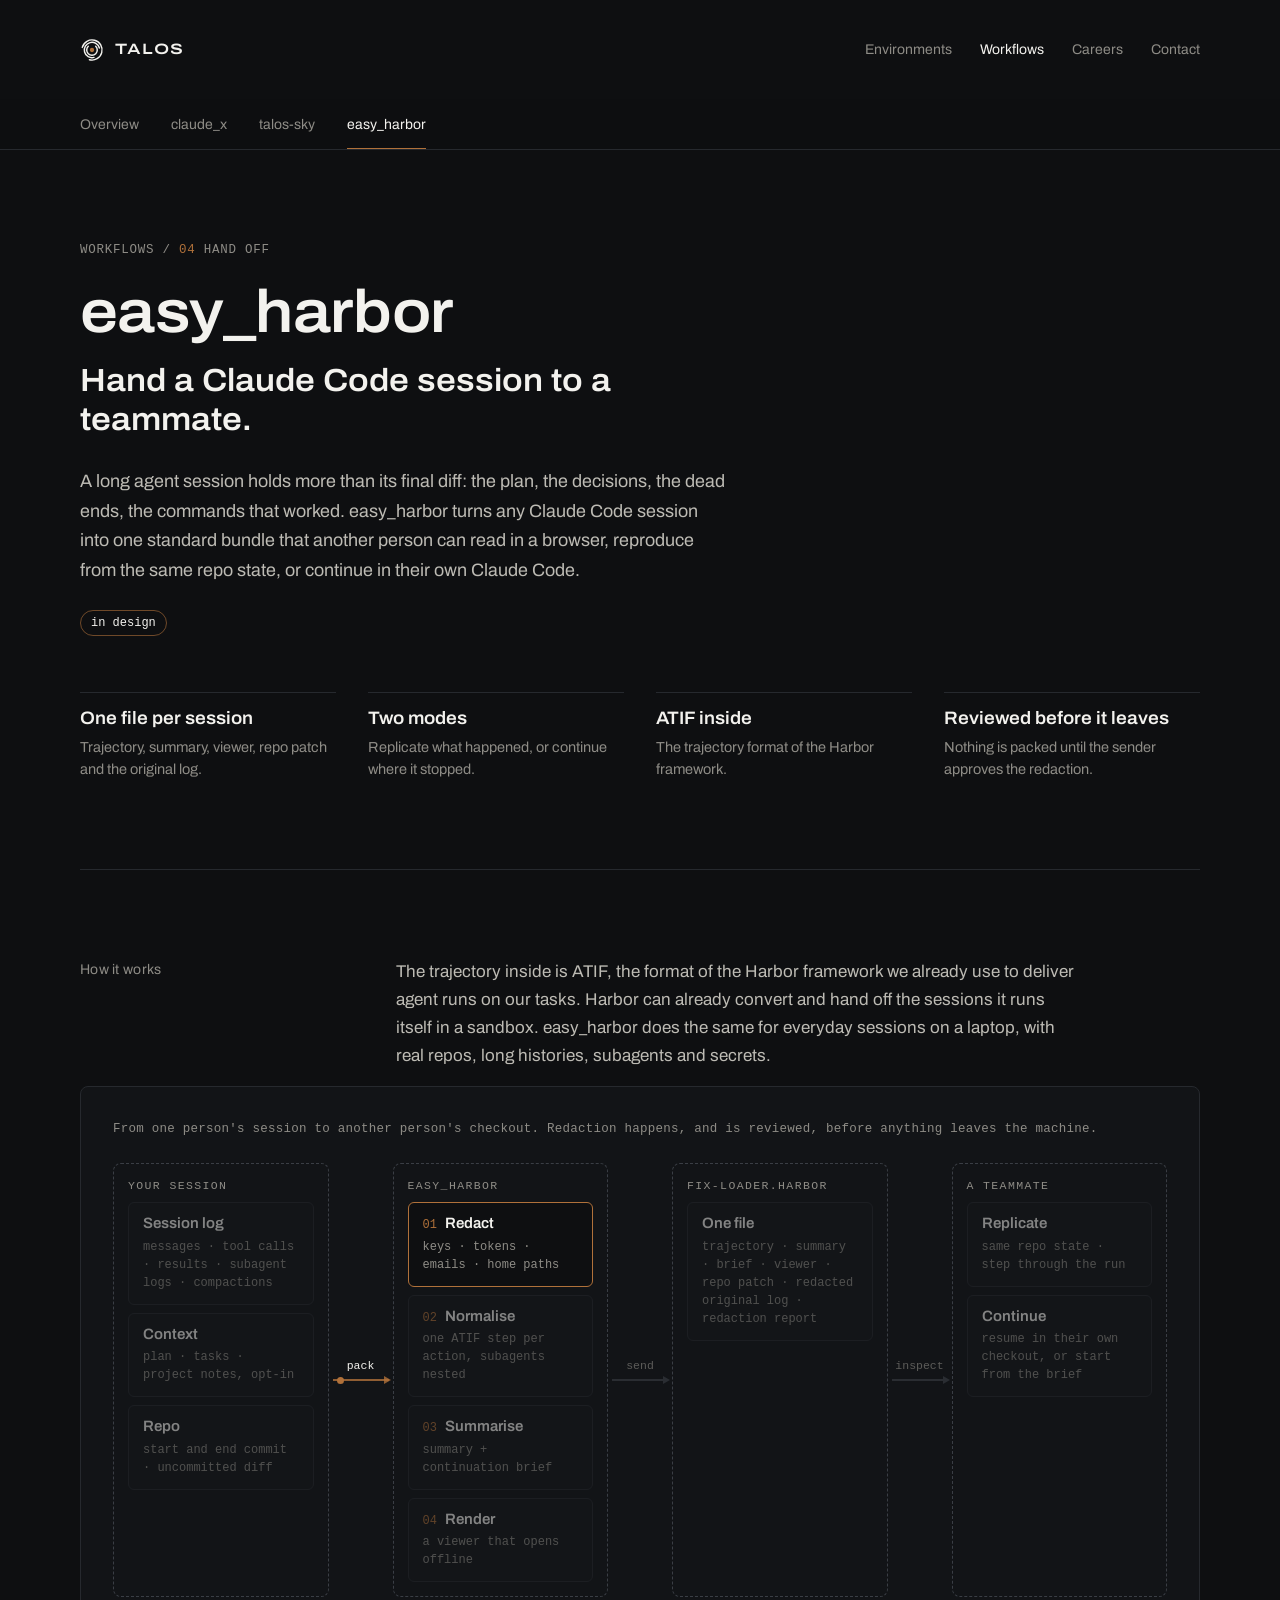
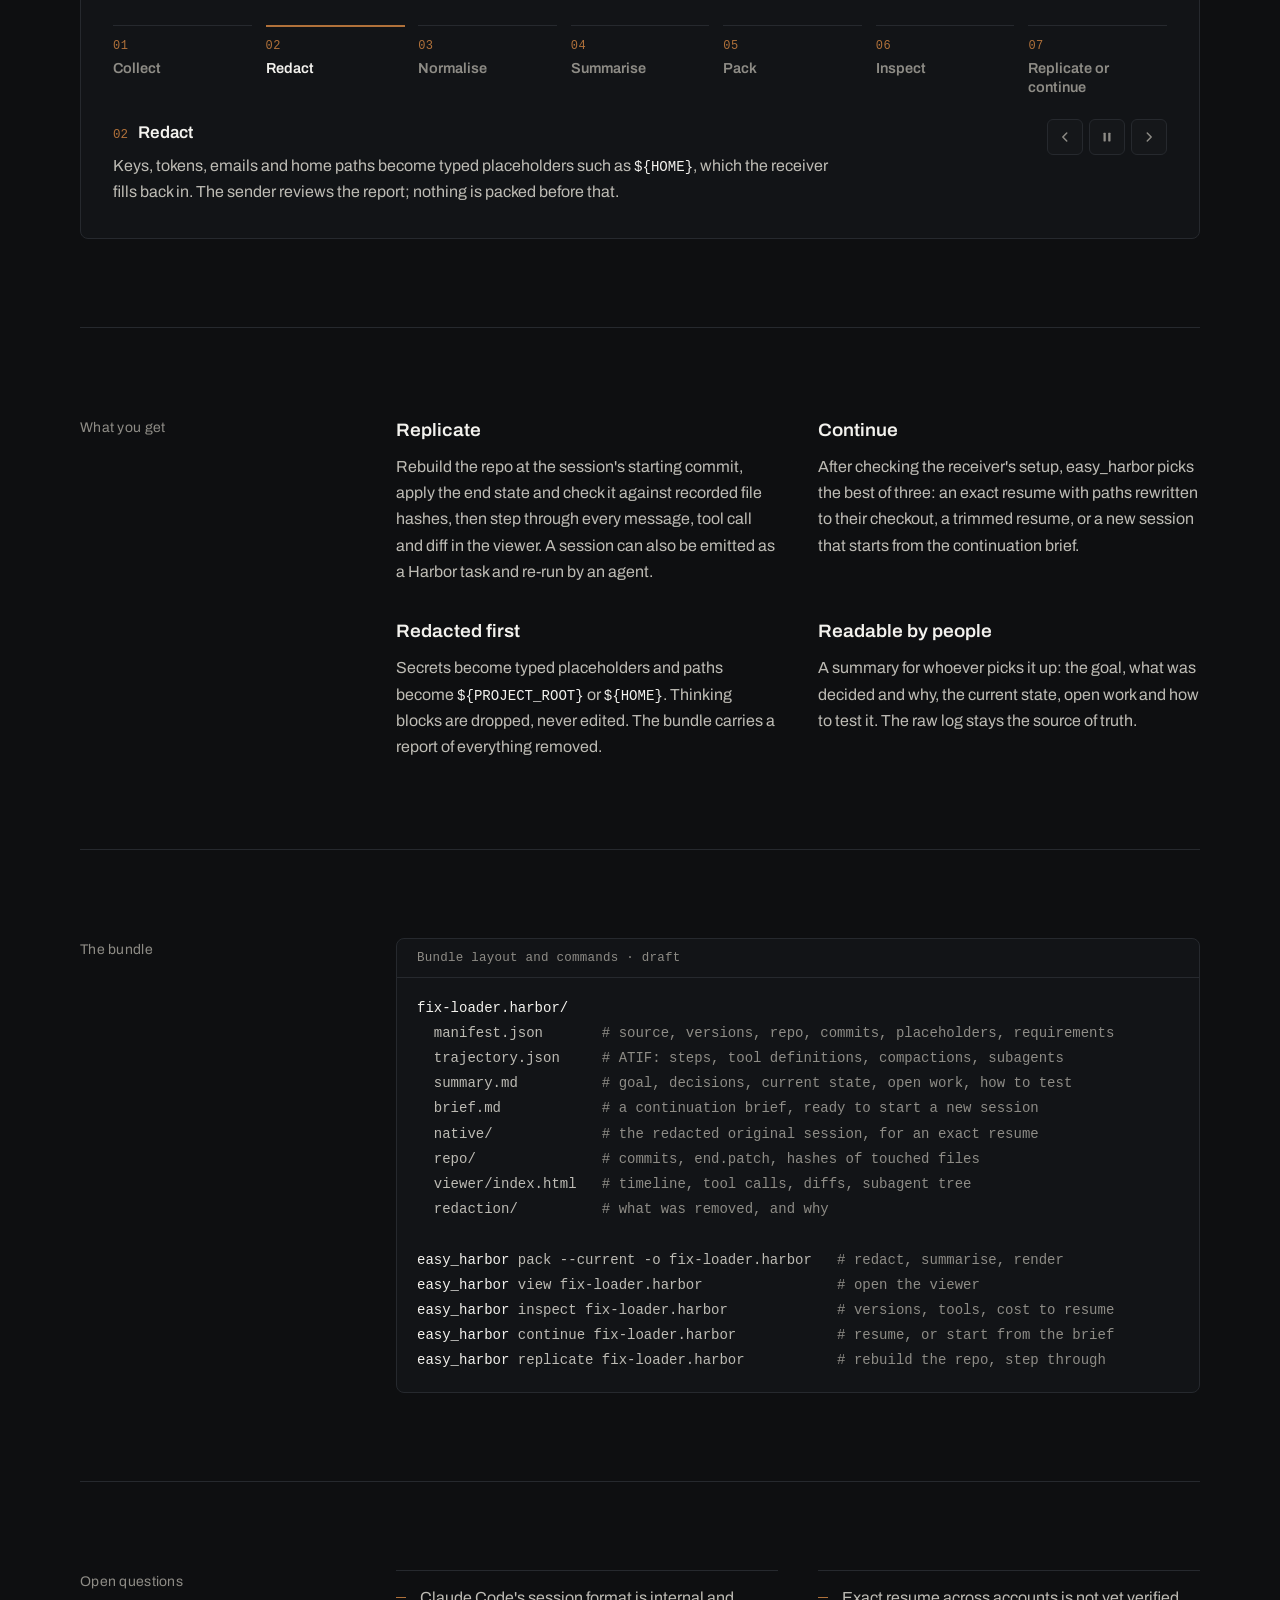
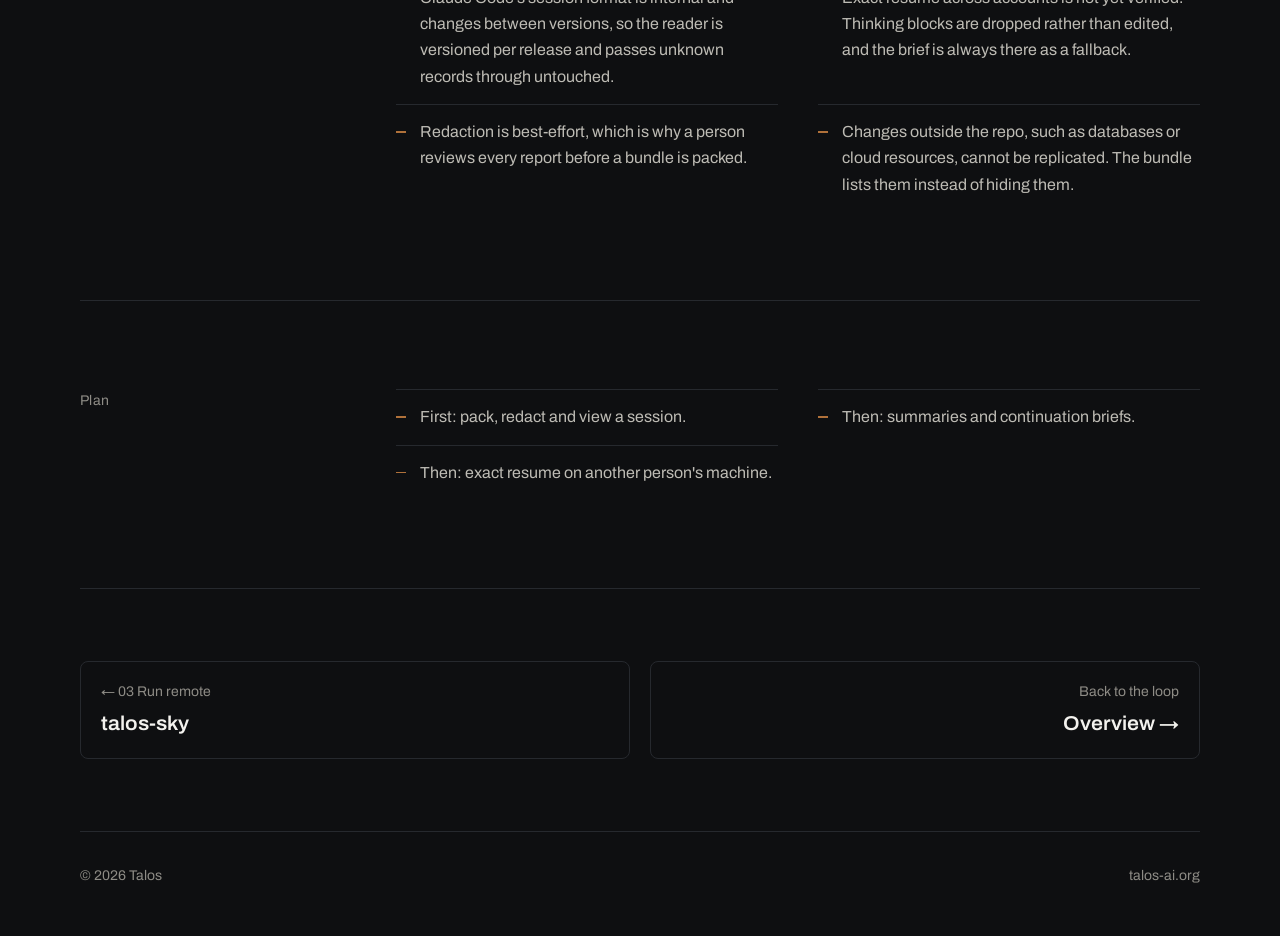
<file: workflows/easy-harbor/index.html>
<!doctype html>
<html lang="en">
<head>
<meta charset="utf-8">
<meta name="viewport" content="width=device-width, initial-scale=1, viewport-fit=cover">
<meta name="description" content="easy_harbor, in design: turn any Claude Code session into one redacted, readable bundle that a teammate can replicate or continue in their own Claude Code.">
<link rel="icon" href="/favicon.ico" sizes="any">
<link rel="icon" href="/favicon.svg" type="image/svg+xml">
<link rel="apple-touch-icon" href="/apple-touch-icon.png">
<link rel="manifest" href="/site.webmanifest">
<meta name="theme-color" content="#0E0F11">
<meta property="og:type" content="website">
<meta property="og:title" content="easy_harbor · Talos">
<meta property="og:description" content="Hand a Claude Code session to a teammate.">
<meta property="og:url" content="https://talos-ai.org/workflows/easy-harbor/">
<meta property="og:image" content="https://talos-ai.org/og-image.png">
<meta name="twitter:card" content="summary_large_image">
<title>easy_harbor · Workflows · Talos</title>
<link rel="preload" href="/fonts/archivo-variable.woff2" as="font" type="font/woff2" crossorigin>
<link rel="stylesheet" href="/workflows/workflows.css">
<script>document.documentElement.classList.add('js');</script>
<script src="/workflows/workflows.js" defer></script>
</head>
<body>
<header class="wrap" id="top">
  <div class="site">
    <a class="brand" href="/" aria-label="Talos home">
      <svg viewBox="0 0 100 100" aria-hidden="true">
        <path class="arc" d="M65.56 34.44A22 22 0 1 1 34.44 34.44"></path>
        <path class="arc" d="M58.28 80.91A32 32 0 1 1 80.91 41.72"></path>
        <path class="arc" d="M9.43 39.13A42 42 0 1 1 39.13 90.57"></path>
        <circle class="core" cx="50" cy="50" r="9"></circle>
      </svg>
      <span>TALOS</span>
    </a>
    <nav aria-label="Site">
      <a href="/environments/">Environments</a>
            <a href="/workflows/" aria-current="true">Workflows</a>
      <a href="mailto:career@talos-ai.org?subject=Careers">Careers</a>
      <a href="mailto:sales@talos-ai.org">Contact</a>
    </nav>
  </div>
</header>
<nav class="tabs" aria-label="Workflows">
  <div class="wrap">
    <a href="/workflows/">Overview</a>
    <a href="/workflows/claude-x/">claude_x</a>
    <a href="/workflows/talos-sky/">talos-sky</a>
    <a href="/workflows/easy-harbor/" aria-current="page">easy_harbor<span class="ind"></span></a>
  </div>
</nav>

<div class="wrap">
<main>
<div class="hero sub">
  <p class="kicker"><a href="/workflows/">Workflows</a> / <b>04</b> Hand off</p>
  <h1>easy_harbor</h1>
  <p class="claim">Hand a Claude Code session to a teammate.</p>
  <p class="lead">A long agent session holds more than its final diff: the plan, the decisions, the dead ends, the commands that worked. easy_harbor turns any Claude Code session into one standard bundle that another person can read in a browser, reproduce from the same repo state, or continue in their own Claude Code.</p>
  <ul class="tags"><li class="tag next">in design</li></ul>
  <dl class="facts">
    <div><dt>One file per session</dt><dd>Trajectory, summary, viewer, repo patch and the original log.</dd></div>
    <div><dt>Two modes</dt><dd>Replicate what happened, or continue where it stopped.</dd></div>
    <div><dt>ATIF inside</dt><dd>The trajectory format of the Harbor framework.</dd></div>
    <div><dt>Reviewed before it leaves</dt><dd>Nothing is packed until the sender approves the redaction.</dd></div>
  </dl>
</div>

<section class="sec rv" aria-labelledby="how-h">
  <h2 class="label" id="how-h">How it works</h2>
  <div class="content">
    <p>The trajectory inside is ATIF, the format of the Harbor framework we already use to deliver agent runs on our tasks. Harbor can already convert and hand off the sessions it runs itself in a sandbox. easy_harbor does the same for everyday sessions on a laptop, with real repos, long histories, subagents and secrets.</p>
  </div>
  <div class="wide">
    <figure class="sch st" data-stepper aria-labelledby="eh-cap">
      <figcaption id="eh-cap">From one person's session to another person's checkout. Redaction happens, and is reviewed, before anything leaves the machine.</figcaption>
      <div class="g eh">
        <div class="zone" style="--c:1;--r:1">
          <span class="zt">Your session</span>
          <div class="box" data-id="log"><b>Session log</b><span>messages · tool calls · results · subagent logs · compactions</span></div>
          <div class="box" data-id="ctx"><b>Context</b><span>plan · tasks · project notes, opt-in</span></div>
          <div class="box" data-id="repo"><b>Repo</b><span>start and end commit · uncommitted diff</span></div>
        </div>
        <div class="wire" data-id="w-pack" style="--c:2;--r:1"><span>pack</span><i><em></em></i><span>&nbsp;</span></div>
        <div class="zone" style="--c:3;--r:1">
          <span class="zt">easy_harbor</span>
          <div class="box" data-id="redact"><b><span class="n">01</span>Redact</b><span>keys · tokens · emails · home paths</span></div>
          <div class="box" data-id="norm"><b><span class="n">02</span>Normalise</b><span>one ATIF step per action, subagents nested</span></div>
          <div class="box" data-id="sum"><b><span class="n">03</span>Summarise</b><span>summary + continuation brief</span></div>
          <div class="box" data-id="render"><b><span class="n">04</span>Render</b><span>a viewer that opens offline</span></div>
        </div>
        <div class="wire" data-id="w-send" style="--c:4;--r:1"><span>send</span><i><em></em></i><span>&nbsp;</span></div>
        <div class="zone" style="--c:5;--r:1">
          <span class="zt">fix-loader.harbor</span>
          <div class="box" data-id="bundle"><b>One file</b><span>trajectory · summary · brief · viewer · repo patch · redacted original log · redaction report</span></div>
        </div>
        <div class="wire" data-id="w-inspect" style="--c:6;--r:1"><span>inspect</span><i><em></em></i><span>&nbsp;</span></div>
        <div class="zone" style="--c:7;--r:1">
          <span class="zt">A teammate</span>
          <div class="box" data-id="rep"><b>Replicate</b><span>same repo state · step through the run</span></div>
          <div class="box" data-id="cont"><b>Continue</b><span>resume in their own checkout, or start from the brief</span></div>
        </div>
      </div>
      <div class="st-pane">
        <ol class="st-steps" style="--k:7">
          <li data-on="log ctx repo"><button type="button"><span class="n">01</span><span class="t">Collect</span><i class="bar"></i></button>
            <div class="st-d"><p>easy_harbor reads one session: the log with its subagents and compactions, the plan and notes you opt in, and the repo's start and end commits with the uncommitted diff.</p></div></li>
          <li data-on="w-pack redact"><button type="button"><span class="n">02</span><span class="t">Redact</span><i class="bar"></i></button>
            <div class="st-d"><p>Keys, tokens, emails and home paths become typed placeholders such as <code>${HOME}</code>, which the receiver fills back in. The sender reviews the report; nothing is packed before that.</p></div></li>
          <li data-on="norm"><button type="button"><span class="n">03</span><span class="t">Normalise</span><i class="bar"></i></button>
            <div class="st-d"><p>Every action becomes one ATIF step, with tool definitions, compactions and nested subagents. The redacted original log is kept as well, for an exact resume.</p></div></li>
          <li data-on="sum"><button type="button"><span class="n">04</span><span class="t">Summarise</span><i class="bar"></i></button>
            <div class="st-d"><p>A summary for the person picking it up and a continuation brief for their agent. Files, diffs and cost come from code; the narrative cites the steps it draws on.</p></div></li>
          <li data-on="render w-send bundle"><button type="button"><span class="n">05</span><span class="t">Pack</span><i class="bar"></i></button>
            <div class="st-d"><p>An offline viewer is rendered, and everything goes into one <code>.harbor</code> file that can be sent like any other file.</p></div></li>
          <li data-on="bundle w-inspect"><button type="button"><span class="n">06</span><span class="t">Inspect</span><i class="bar"></i></button>
            <div class="st-d"><p>On the receiver's machine, <code>inspect</code> checks the Claude Code version, tools and MCP servers, the commits, and what resuming would cost, before anything is changed.</p></div></li>
          <li data-on="rep cont"><button type="button"><span class="n">07</span><span class="t">Replicate or continue</span><i class="bar"></i></button>
            <div class="st-d"><p>Replicate rebuilds the repo state and steps through the run. Continue resumes the session in their own checkout under a fresh id, or starts a new one from the brief.</p></div></li>
        </ol>
        <div class="st-row">
          <div class="st-say"></div>
          <div class="st-ctl">
            <button type="button" class="st-prev" aria-label="Previous step"><svg viewBox="0 0 16 16" aria-hidden="true"><path class="ch" d="M10 3.5 5.5 8l4.5 4.5"/></svg></button>
            <button type="button" class="st-play" aria-label="Pause the tour"><svg class="i-pause" viewBox="0 0 16 16" aria-hidden="true"><rect x="4" y="3" width="2.6" height="10" rx="0.6"/><rect x="9.4" y="3" width="2.6" height="10" rx="0.6"/></svg><svg class="i-play" viewBox="0 0 16 16" aria-hidden="true"><path d="M5 3v10l8.5-5z"/></svg></button>
            <button type="button" class="st-next" aria-label="Next step"><svg viewBox="0 0 16 16" aria-hidden="true"><path class="ch" d="M6 3.5 10.5 8 6 12.5"/></svg></button>
          </div>
        </div>
      </div>
    </figure>
  </div>
</section>

<section class="sec rv" aria-labelledby="modes-h">
  <h2 class="label" id="modes-h">What you get</h2>
  <div class="content">
    <dl class="offer">
      <div>
        <dt>Replicate</dt>
        <dd>Rebuild the repo at the session's starting commit, apply the end state and check it against recorded file hashes, then step through every message, tool call and diff in the viewer. A session can also be emitted as a Harbor task and re-run by an agent.</dd>
      </div>
      <div>
        <dt>Continue</dt>
        <dd>After checking the receiver's setup, easy_harbor picks the best of three: an exact resume with paths rewritten to their checkout, a trimmed resume, or a new session that starts from the continuation brief.</dd>
      </div>
      <div>
        <dt>Redacted first</dt>
        <dd>Secrets become typed placeholders and paths become <code>${PROJECT_ROOT}</code> or <code>${HOME}</code>. Thinking blocks are dropped, never edited. The bundle carries a report of everything removed.</dd>
      </div>
      <div>
        <dt>Readable by people</dt>
        <dd>A summary for whoever picks it up: the goal, what was decided and why, the current state, open work and how to test it. The raw log stays the source of truth.</dd>
      </div>
    </dl>
  </div>
</section>

<section class="sec rv" aria-labelledby="bundle-h">
  <h2 class="label" id="bundle-h">The bundle</h2>
  <div class="content">
    <figure class="snippet"><figcaption>Bundle layout and commands · draft</figcaption><pre><code><span class="ln"><span class="d">fix-loader.harbor/</span></span><span class="ln">  manifest.json       <span class="c"># source, versions, repo, commits, placeholders, requirements</span></span><span class="ln">  trajectory.json     <span class="c"># ATIF: steps, tool definitions, compactions, subagents</span></span><span class="ln">  summary.md          <span class="c"># goal, decisions, current state, open work, how to test</span></span><span class="ln">  brief.md            <span class="c"># a continuation brief, ready to start a new session</span></span><span class="ln">  native/             <span class="c"># the redacted original session, for an exact resume</span></span><span class="ln">  repo/               <span class="c"># commits, end.patch, hashes of touched files</span></span><span class="ln">  viewer/index.html   <span class="c"># timeline, tool calls, diffs, subagent tree</span></span><span class="ln">  redaction/          <span class="c"># what was removed, and why</span></span><span class="ln"> </span><span class="ln"><span class="m">easy_harbor</span> pack --current -o fix-loader.harbor   <span class="c"># redact, summarise, render</span></span><span class="ln"><span class="m">easy_harbor</span> view fix-loader.harbor                <span class="c"># open the viewer</span></span><span class="ln"><span class="m">easy_harbor</span> inspect fix-loader.harbor             <span class="c"># versions, tools, cost to resume</span></span><span class="ln"><span class="m">easy_harbor</span> continue fix-loader.harbor            <span class="c"># resume, or start from the brief</span></span><span class="ln"><span class="m">easy_harbor</span> replicate fix-loader.harbor           <span class="c"># rebuild the repo, step through</span></span></code></pre></figure>
  </div>
</section>

<section class="sec rv" aria-labelledby="open-h">
  <h2 class="label" id="open-h">Open questions</h2>
  <div class="content">
    <ul class="points">
      <li>Claude Code's session format is internal and changes between versions, so the reader is versioned per release and passes unknown records through untouched.</li>
      <li>Exact resume across accounts is not yet verified. Thinking blocks are dropped rather than edited, and the brief is always there as a fallback.</li>
      <li>Redaction is best-effort, which is why a person reviews every report before a bundle is packed.</li>
      <li>Changes outside the repo, such as databases or cloud resources, cannot be replicated. The bundle lists them instead of hiding them.</li>
    </ul>
  </div>
</section>

<section class="sec rv" aria-labelledby="next-h">
  <h2 class="label" id="next-h">Plan</h2>
  <div class="content">
    <ol class="points">
      <li>First: pack, redact and view a session.</li>
      <li>Then: summaries and continuation briefs.</li>
      <li>Then: exact resume on another person's machine.</li>
    </ol>
  </div>
</section>

<nav class="pager" aria-label="Workflows pages">
  <a class="prev" href="/workflows/talos-sky/">← 03 Run remote<b>talos-sky</b></a>
  <a class="next" href="/workflows/">Back to the loop<b>Overview →</b></a>
</nav>
</main>

<footer class="foot">
  <span>© 2026 Talos</span>
  <a href="/">talos-ai.org</a>
</footer>
</div>
</body>
</html>
</file>
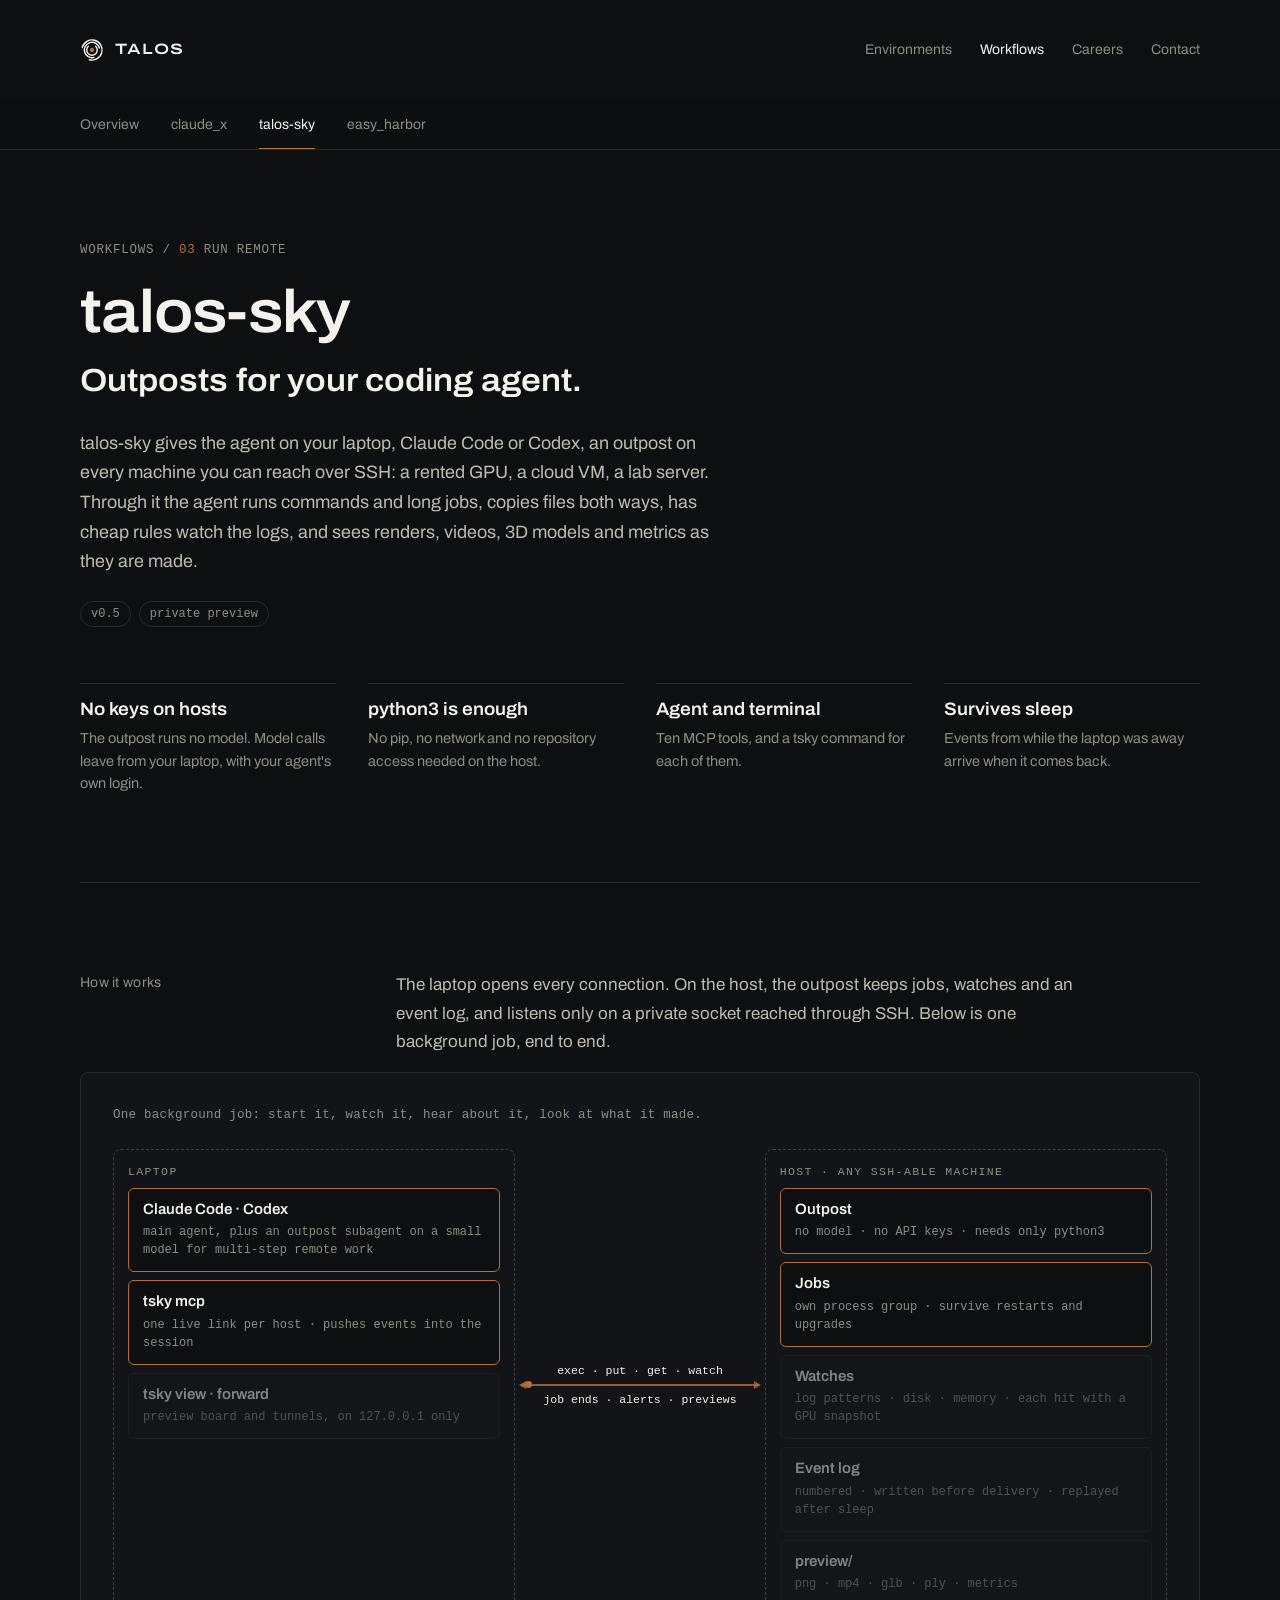
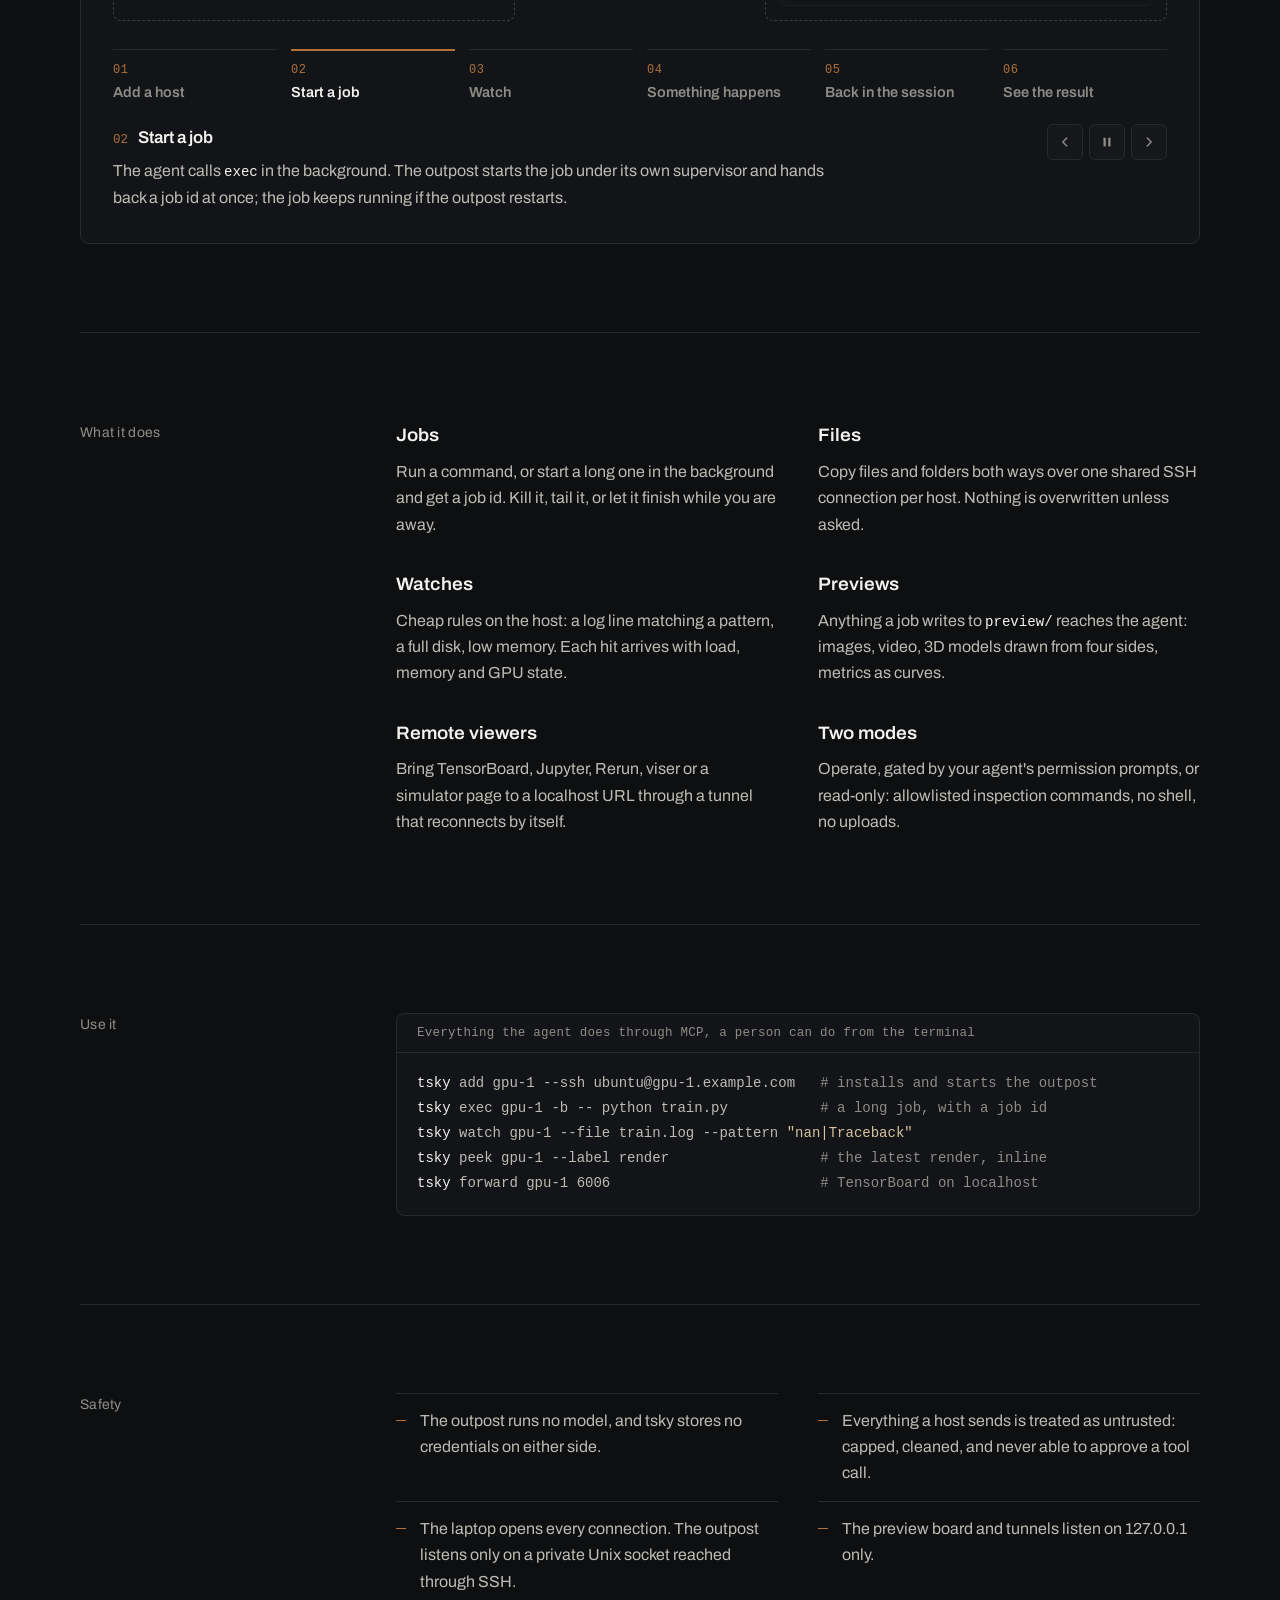
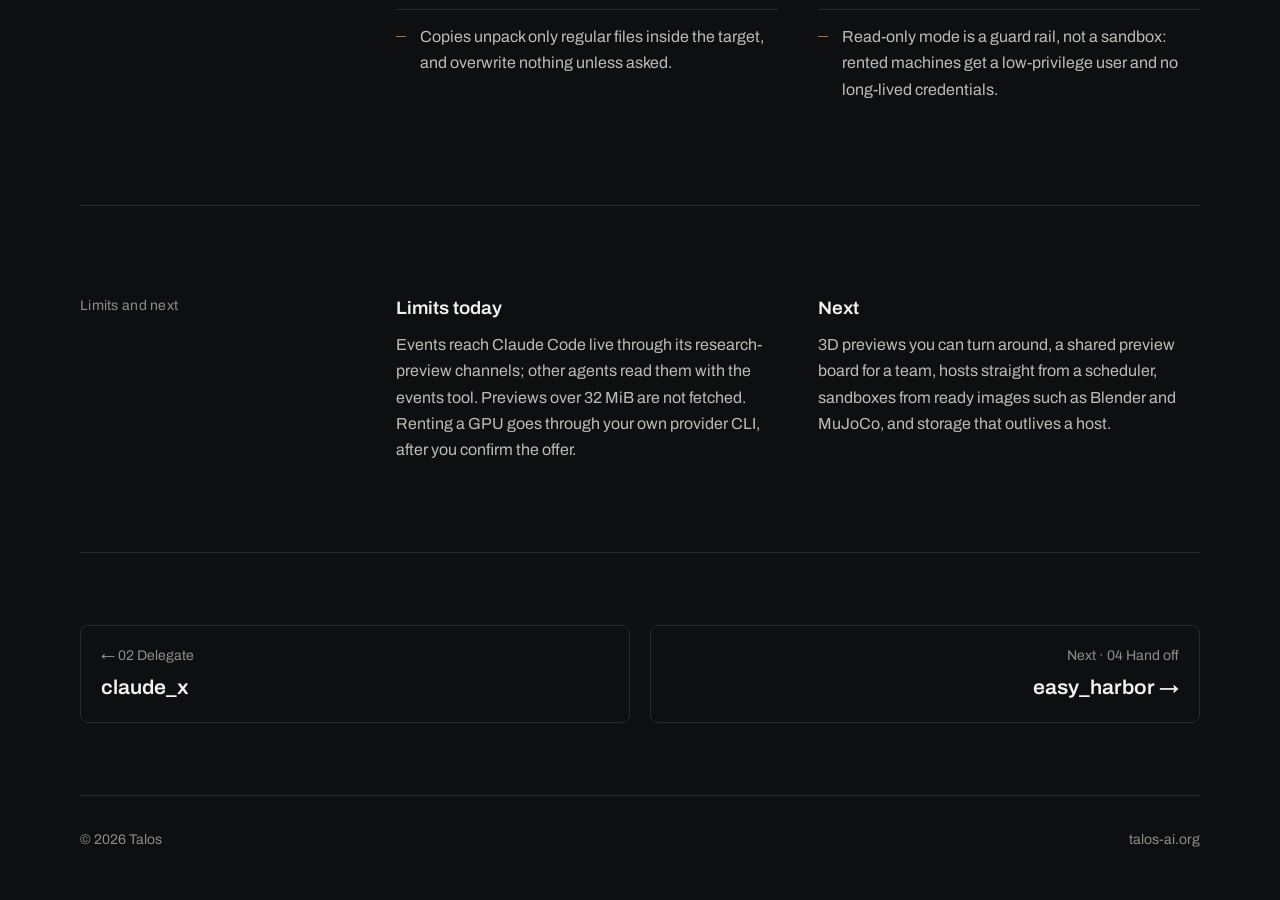
<file: workflows/talos-sky/index.html>
<!doctype html>
<html lang="en">
<head>
<meta charset="utf-8">
<meta name="viewport" content="width=device-width, initial-scale=1, viewport-fit=cover">
<meta name="description" content="talos-sky gives the coding agent on your laptop an outpost on every machine you can reach over SSH: jobs, files, log watches and previews, with no model and no keys on the host.">
<link rel="icon" href="/favicon.ico" sizes="any">
<link rel="icon" href="/favicon.svg" type="image/svg+xml">
<link rel="apple-touch-icon" href="/apple-touch-icon.png">
<link rel="manifest" href="/site.webmanifest">
<meta name="theme-color" content="#0E0F11">
<meta property="og:type" content="website">
<meta property="og:title" content="talos-sky · Talos">
<meta property="og:description" content="Outposts for your coding agent.">
<meta property="og:url" content="https://talos-ai.org/workflows/talos-sky/">
<meta property="og:image" content="https://talos-ai.org/og-image.png">
<meta name="twitter:card" content="summary_large_image">
<title>talos-sky · Workflows · Talos</title>
<link rel="preload" href="/fonts/archivo-variable.woff2" as="font" type="font/woff2" crossorigin>
<link rel="stylesheet" href="/workflows/workflows.css">
<script>document.documentElement.classList.add('js');</script>
<script src="/workflows/workflows.js" defer></script>
</head>
<body>
<header class="wrap" id="top">
  <div class="site">
    <a class="brand" href="/" aria-label="Talos home">
      <svg viewBox="0 0 100 100" aria-hidden="true">
        <path class="arc" d="M65.56 34.44A22 22 0 1 1 34.44 34.44"></path>
        <path class="arc" d="M58.28 80.91A32 32 0 1 1 80.91 41.72"></path>
        <path class="arc" d="M9.43 39.13A42 42 0 1 1 39.13 90.57"></path>
        <circle class="core" cx="50" cy="50" r="9"></circle>
      </svg>
      <span>TALOS</span>
    </a>
    <nav aria-label="Site">
      <a href="/environments/">Environments</a>
            <a href="/workflows/" aria-current="true">Workflows</a>
      <a href="mailto:career@talos-ai.org?subject=Careers">Careers</a>
      <a href="mailto:sales@talos-ai.org">Contact</a>
    </nav>
  </div>
</header>
<nav class="tabs" aria-label="Workflows">
  <div class="wrap">
    <a href="/workflows/">Overview</a>
    <a href="/workflows/claude-x/">claude_x</a>
    <a href="/workflows/talos-sky/" aria-current="page">talos-sky<span class="ind"></span></a>
    <a href="/workflows/easy-harbor/">easy_harbor</a>
  </div>
</nav>

<div class="wrap">
<main>
<div class="hero sub">
  <p class="kicker"><a href="/workflows/">Workflows</a> / <b>03</b> Run remote</p>
  <h1>talos-sky</h1>
  <p class="claim">Outposts for your coding agent.</p>
  <p class="lead">talos-sky gives the agent on your laptop, Claude Code or Codex, an outpost on every machine you can reach over SSH: a rented GPU, a cloud VM, a lab server. Through it the agent runs commands and long jobs, copies files both ways, has cheap rules watch the logs, and sees renders, videos, 3D models and metrics as they are made.</p>
  <ul class="tags"><li class="tag">v0.5</li><li class="tag">private preview</li></ul>
  <dl class="facts">
    <div><dt>No keys on hosts</dt><dd>The outpost runs no model. Model calls leave from your laptop, with your agent's own login.</dd></div>
    <div><dt>python3 is enough</dt><dd>No pip, no network and no repository access needed on the host.</dd></div>
    <div><dt>Agent and terminal</dt><dd>Ten MCP tools, and a tsky command for each of them.</dd></div>
    <div><dt>Survives sleep</dt><dd>Events from while the laptop was away arrive when it comes back.</dd></div>
  </dl>
</div>

<section class="sec rv" aria-labelledby="how-h">
  <h2 class="label" id="how-h">How it works</h2>
  <div class="content">
    <p>The laptop opens every connection. On the host, the outpost keeps jobs, watches and an event log, and listens only on a private socket reached through SSH. Below is one background job, end to end.</p>
  </div>
  <div class="wide">
    <figure class="sch st" data-stepper aria-labelledby="sky-cap">
      <figcaption id="sky-cap">One background job: start it, watch it, hear about it, look at what it made.</figcaption>
      <div class="g sky">
        <div class="zone" style="--c:1;--r:1">
          <span class="zt">Laptop</span>
          <div class="box" data-id="agent"><b>Claude Code · Codex</b><span>main agent, plus an outpost subagent on a small model for multi-step remote work</span></div>
          <div class="box" data-id="mcp"><b>tsky mcp</b><span>one live link per host · pushes events into the session</span></div>
          <div class="box" data-id="view"><b>tsky view · forward</b><span>preview board and tunnels, on 127.0.0.1 only</span></div>
        </div>
        <div class="wire two" data-id="w" style="--c:2;--r:1"><span>exec · put · get · watch</span><i><em></em></i><span>job ends · alerts · previews</span></div>
        <div class="zone" style="--c:3;--r:1">
          <span class="zt">Host · any ssh-able machine</span>
          <div class="box" data-id="outpost"><b>Outpost</b><span>no model · no API keys · needs only python3</span></div>
          <div class="box" data-id="jobs"><b>Jobs</b><span>own process group · survive restarts and upgrades</span></div>
          <div class="box" data-id="watches"><b>Watches</b><span>log patterns · disk · memory · each hit with a GPU snapshot</span></div>
          <div class="box" data-id="events"><b>Event log</b><span>numbered · written before delivery · replayed after sleep</span></div>
          <div class="box" data-id="preview"><b>preview/</b><span>png · mp4 · glb · ply · metrics</span></div>
        </div>
      </div>
      <div class="st-pane">
        <ol class="st-steps" style="--k:6">
          <li data-on="mcp w outpost"><button type="button"><span class="n">01</span><span class="t">Add a host</span><i class="bar"></i></button>
            <div class="st-d"><p><code>tsky add</code> copies the outpost over SSH and starts it. Upgrades swap atomically and roll back if the outpost does not come back.</p></div></li>
          <li data-on="agent mcp w outpost jobs"><button type="button"><span class="n">02</span><span class="t">Start a job</span><i class="bar"></i></button>
            <div class="st-d"><p>The agent calls <code>exec</code> in the background. The outpost starts the job under its own supervisor and hands back a job id at once; the job keeps running if the outpost restarts.</p></div></li>
          <li data-on="agent w jobs watches"><button type="button"><span class="n">03</span><span class="t">Watch</span><i class="bar"></i></button>
            <div class="st-d"><p>The agent asks the outpost to follow <code>train.log</code> for <code>nan|Traceback</code>. Disk and memory are watched from the start. The rules run on the host, without a model.</p></div></li>
          <li data-on="jobs watches events"><button type="button"><span class="n">04</span><span class="t">Something happens</span><i class="bar"></i></button>
            <div class="st-d"><p>The loss goes NaN. The watch hit is written to the numbered event log first, with a snapshot of load, memory, disk and GPU.</p></div></li>
          <li data-on="events <w mcp agent"><button type="button"><span class="n">05</span><span class="t">Back in the session</span><i class="bar"></i></button>
            <div class="st-d"><p>The event is pushed into the live conversation and the agent decides what to do. Events from while the laptop slept are replayed when it reconnects.</p></div></li>
          <li data-on="preview <w view agent"><button type="button"><span class="n">06</span><span class="t">See the result</span><i class="bar"></i></button>
            <div class="st-d"><p>Renders, video, 3D models and metrics the job writes to <code>preview/</code> come back for the agent to look at. TensorBoard, Rerun or viser come through a localhost tunnel.</p></div></li>
        </ol>
        <div class="st-row">
          <div class="st-say"></div>
          <div class="st-ctl">
            <button type="button" class="st-prev" aria-label="Previous step"><svg viewBox="0 0 16 16" aria-hidden="true"><path class="ch" d="M10 3.5 5.5 8l4.5 4.5"/></svg></button>
            <button type="button" class="st-play" aria-label="Pause the tour"><svg class="i-pause" viewBox="0 0 16 16" aria-hidden="true"><rect x="4" y="3" width="2.6" height="10" rx="0.6"/><rect x="9.4" y="3" width="2.6" height="10" rx="0.6"/></svg><svg class="i-play" viewBox="0 0 16 16" aria-hidden="true"><path d="M5 3v10l8.5-5z"/></svg></button>
            <button type="button" class="st-next" aria-label="Next step"><svg viewBox="0 0 16 16" aria-hidden="true"><path class="ch" d="M6 3.5 10.5 8 6 12.5"/></svg></button>
          </div>
        </div>
      </div>
    </figure>
  </div>
</section>

<section class="sec rv" aria-labelledby="what-h">
  <h2 class="label" id="what-h">What it does</h2>
  <div class="content">
    <dl class="offer">
      <div>
        <dt>Jobs</dt>
        <dd>Run a command, or start a long one in the background and get a job id. Kill it, tail it, or let it finish while you are away.</dd>
      </div>
      <div>
        <dt>Files</dt>
        <dd>Copy files and folders both ways over one shared SSH connection per host. Nothing is overwritten unless asked.</dd>
      </div>
      <div>
        <dt>Watches</dt>
        <dd>Cheap rules on the host: a log line matching a pattern, a full disk, low memory. Each hit arrives with load, memory and GPU state.</dd>
      </div>
      <div>
        <dt>Previews</dt>
        <dd>Anything a job writes to <code>preview/</code> reaches the agent: images, video, 3D models drawn from four sides, metrics as curves.</dd>
      </div>
      <div>
        <dt>Remote viewers</dt>
        <dd>Bring TensorBoard, Jupyter, Rerun, viser or a simulator page to a localhost URL through a tunnel that reconnects by itself.</dd>
      </div>
      <div>
        <dt>Two modes</dt>
        <dd>Operate, gated by your agent's permission prompts, or read-only: allowlisted inspection commands, no shell, no uploads.</dd>
      </div>
    </dl>
  </div>
</section>

<section class="sec rv" aria-labelledby="use-h">
  <h2 class="label" id="use-h">Use it</h2>
  <div class="content">
    <figure class="snippet"><figcaption>Everything the agent does through MCP, a person can do from the terminal</figcaption><pre><code><span class="ln"><span class="m">tsky</span> add gpu-1 --ssh ubuntu@gpu-1.example.com   <span class="c"># installs and starts the outpost</span></span><span class="ln"><span class="m">tsky</span> exec gpu-1 -b -- python train.py           <span class="c"># a long job, with a job id</span></span><span class="ln"><span class="m">tsky</span> watch gpu-1 --file train.log --pattern <span class="s">"nan|Traceback"</span></span><span class="ln"><span class="m">tsky</span> peek gpu-1 --label render                  <span class="c"># the latest render, inline</span></span><span class="ln"><span class="m">tsky</span> forward gpu-1 6006                         <span class="c"># TensorBoard on localhost</span></span></code></pre></figure>
  </div>
</section>

<section class="sec rv" aria-labelledby="safe-h">
  <h2 class="label" id="safe-h">Safety</h2>
  <div class="content">
    <ul class="points">
      <li>The outpost runs no model, and tsky stores no credentials on either side.</li>
      <li>Everything a host sends is treated as untrusted: capped, cleaned, and never able to approve a tool call.</li>
      <li>The laptop opens every connection. The outpost listens only on a private Unix socket reached through SSH.</li>
      <li>The preview board and tunnels listen on 127.0.0.1 only.</li>
      <li>Copies unpack only regular files inside the target, and overwrite nothing unless asked.</li>
      <li>Read-only mode is a guard rail, not a sandbox: rented machines get a low-privilege user and no long-lived credentials.</li>
    </ul>
  </div>
</section>

<section class="sec rv" aria-labelledby="next-h">
  <h2 class="label" id="next-h">Limits and next</h2>
  <div class="content">
    <dl class="offer">
      <div>
        <dt>Limits today</dt>
        <dd>Events reach Claude Code live through its research-preview channels; other agents read them with the events tool. Previews over 32 MiB are not fetched. Renting a GPU goes through your own provider CLI, after you confirm the offer.</dd>
      </div>
      <div>
        <dt>Next</dt>
        <dd>3D previews you can turn around, a shared preview board for a team, hosts straight from a scheduler, sandboxes from ready images such as Blender and MuJoCo, and storage that outlives a host.</dd>
      </div>
    </dl>
  </div>
</section>

<nav class="pager" aria-label="Workflows pages">
  <a class="prev" href="/workflows/claude-x/">← 02 Delegate<b>claude_x</b></a>
  <a class="next" href="/workflows/easy-harbor/">Next · 04 Hand off<b>easy_harbor →</b></a>
</nav>
</main>

<footer class="foot">
  <span>© 2026 Talos</span>
  <a href="/">talos-ai.org</a>
</footer>
</div>
</body>
</html>
</file>
<file: workflows/workflows.css>
@font-face {
  font-family: "Archivo";
  font-style: normal;
  font-weight: 100 900;
  font-stretch: 100% 125%;
  font-display: swap;
  src: url("/fonts/archivo-variable.woff2") format("woff2");
}
/* Workflows: an overview page and one page per tool, on the home page's spec sheet.
   Diagrams are boxes and wires laid out with CSS grid, so they stack into one column on phones.
   A stepper under each diagram lights the parts one step uses and explains it. */
@media (prefers-reduced-motion: no-preference) {
  @view-transition { navigation: auto; }
}
:root {
  color-scheme: dark;
  --ink: #0E0F11;        /* page ground */
  --rule: #26292E;       /* hairlines */
  --paper: #F3F2EE;      /* headings, mark, button */
  --white: #FFFFFF;
  --text: #BDBBB4;       /* body copy */
  --muted: #8E8C86;      /* labels, footer */
  --bronze: #B0713A;     /* mark core, link underline, active parts */
  --line: #3A3E45;       /* diagram wires */
  --box: #15171A;        /* diagram boxes */
  --well: #121417;       /* code, diagram and card wells */
  --sans: "Archivo", "Helvetica Neue", Arial, sans-serif;
  --code: ui-monospace, "SF Mono", SFMono-Regular, Menlo, Consolas, monospace;
  --gutter: clamp(16px, 5vw, 64px);
  --tabs-h: 50px;
}
*, *::before, *::after { box-sizing: border-box; }
html { background: var(--ink); -webkit-text-size-adjust: 100%; scroll-padding-top: calc(var(--tabs-h) + 16px); }
body {
  margin: 0;
  background: var(--ink);
  color: var(--text);
  font-family: var(--sans);
  font-size: 17px;
  line-height: 1.65;
  padding-inline: var(--gutter);
}
img, svg { max-width: 100%; }
a { color: var(--paper); text-decoration: underline; text-decoration-color: var(--bronze); text-underline-offset: 4px; text-decoration-thickness: 1px; }
a:hover { text-decoration-thickness: 2px; }
:focus-visible { outline: 2px solid var(--paper); outline-offset: 3px; border-radius: 2px; }
code { color: var(--paper); font: 0.88em var(--code); }
.wrap { max-width: 1120px; margin-inline: auto; }

/* site header, as on the home page */
.site { display: flex; align-items: center; justify-content: space-between; gap: 16px; padding-block: 28px; view-transition-name: site; }
.brand { display: inline-flex; align-items: center; gap: 11px; color: var(--paper); text-decoration: none; }
.brand svg { width: 24px; height: 24px; flex: none; }
.brand span { font-size: 15px; font-weight: 600; font-stretch: 125%; letter-spacing: 0.1em; line-height: 1; }
.site nav { display: flex; flex-wrap: wrap; justify-content: flex-end; column-gap: 28px; font-size: 14px; }
.site nav a { color: var(--muted); text-decoration: none; padding-block: 10px; }
.site nav a:hover, .site nav a[aria-current] { color: var(--paper); }
.arc { fill: none; stroke: var(--paper); stroke-width: 6; stroke-linecap: round; }
.core { fill: var(--bronze); }

/* the Workflows tabs: one per page, pinned under the header while you scroll */
.tabs {
  position: sticky; top: 0; z-index: 10;
  margin-inline: calc(-1 * var(--gutter)); padding-inline: var(--gutter);
  border-bottom: 1px solid var(--rule);
  background: color-mix(in srgb, var(--ink) 90%, transparent);
  -webkit-backdrop-filter: blur(10px); backdrop-filter: blur(10px);
  view-transition-name: tabs;
}
.tabs .wrap { display: flex; gap: 32px; overflow-x: auto; scrollbar-width: none; }
.tabs .wrap::-webkit-scrollbar { display: none; }
.tabs a { position: relative; flex: none; display: inline-flex; align-items: center; min-height: var(--tabs-h); color: var(--muted); font-size: 14px; text-decoration: none; }
.tabs a:hover, .tabs a[aria-current="page"] { color: var(--paper); }
.tabs .ind { position: absolute; left: 0; right: 0; bottom: -1px; height: 2px; background: var(--bronze); view-transition-name: tab-ind; }

/* first screen */
.hero { padding-block: clamp(56px, 10vw, 128px) clamp(64px, 9vw, 112px); }
.hero.sub { padding-block: clamp(44px, 7vw, 96px) clamp(48px, 7vw, 88px); }
.kicker { margin: 0 0 20px; color: var(--muted); font: 12.5px/1.6 var(--code); letter-spacing: 0.06em; text-transform: uppercase; }
.kicker a { color: var(--muted); text-decoration: none; }
.kicker a:hover { color: var(--paper); }
.kicker b { color: var(--bronze); font-weight: 400; }
h1 {
  margin: 0;
  max-width: 15em;
  color: var(--paper);
  font-size: clamp(36px, 5vw, 60px);
  font-weight: 600;
  font-stretch: 110%;
  line-height: 1.08;
  letter-spacing: -0.012em;
  text-wrap: balance;
}
.hero .claim { margin-top: 18px; }
.lead { margin: 28px 0 0; max-width: 36em; font-size: clamp(17px, 1.4vw, 19px); }
.tags { display: flex; flex-wrap: wrap; gap: 8px; margin: 24px 0 0; padding: 0; list-style: none; }
.tag { display: inline-block; padding: 3px 10px; border: 1px solid var(--rule); border-radius: 999px; color: var(--muted); font: 12px/1.5 var(--code); white-space: nowrap; }
.tag.next { border-color: color-mix(in srgb, var(--bronze) 60%, transparent); color: var(--paper); }
.facts { display: grid; grid-template-columns: repeat(4, minmax(0, 1fr)); gap: 24px 32px; margin: 56px 0 0; }
.facts div { min-width: 0; padding-top: 14px; border-top: 1px solid var(--rule); }
.facts dt { color: var(--paper); font-size: 18px; font-weight: 600; font-stretch: 105%; line-height: 1.3; }
.facts dd { margin: 6px 0 0; color: var(--muted); font-size: 14.5px; line-height: 1.55; }

/* sections */
.sec {
  display: grid;
  grid-template-columns: minmax(0, 1fr) minmax(0, 3fr);
  gap: 16px 48px;
  padding-block: clamp(48px, 7vw, 88px);
  border-top: 1px solid var(--rule);
}
.label { margin: 0; color: var(--muted); font-size: 14px; font-weight: 400; letter-spacing: 0.02em; }
.content { min-width: 0; }
.content > p { margin: 0; max-width: 40em; }
.content > p + p { margin-top: 16px; }
.claim { margin: 0; max-width: 18em; color: var(--paper); font-size: clamp(24px, 2.6vw, 32px); font-weight: 600; font-stretch: 108%; line-height: 1.2; }
.content > .claim + p { margin-top: 20px; }
.wide { grid-column: 1 / -1; min-width: 0; }

.offer { display: grid; grid-template-columns: repeat(2, minmax(0, 1fr)); gap: 32px 40px; margin: 0; }
.offer.three { grid-template-columns: repeat(3, minmax(0, 1fr)); }
.offer div { min-width: 0; }
.offer dt { color: var(--paper); font-size: 18px; font-weight: 600; font-stretch: 105%; }
.offer dd { margin: 8px 0 0; font-size: 16px; }
.wide > .offer { margin-top: 8px; }

.points { display: grid; grid-template-columns: repeat(2, minmax(0, 1fr)); gap: 0 40px; margin: 0; padding: 0; list-style: none; }
.points li { position: relative; min-width: 0; padding: 14px 0 14px 24px; border-top: 1px solid var(--rule); font-size: 16px; }
.points li::before { content: ""; position: absolute; left: 0; top: 26px; width: 10px; height: 1.5px; background: var(--bronze); }

.snippet { margin: 0; border: 1px solid var(--rule); border-radius: 8px; background: var(--well); overflow: hidden; }
.snippet figcaption { padding: 12px 20px; border-bottom: 1px solid var(--rule); color: var(--muted); font: 12.5px var(--code); letter-spacing: 0.02em; }
.snippet pre { margin: 0; padding: 18px 0; overflow-x: auto; }
.snippet code { display: block; min-width: max-content; color: var(--text); font: 14px/1.8 var(--code); }
.snippet .ln { display: block; padding: 0 20px; white-space: pre; }
.snippet .k { color: var(--bronze); }
.snippet .m, .snippet .d { color: var(--paper); }
.snippet .s { color: #D8C3A0; }
.snippet .c { color: var(--muted); }

/* tool cards on the overview */
.cards { display: grid; grid-template-columns: repeat(3, minmax(0, 1fr)); gap: 20px; margin: 8px 0 0; padding: 0; list-style: none; }
.cards > li { display: flex; min-width: 0; }
.card {
  display: flex; flex-direction: column; width: 100%;
  padding: 22px 22px 24px; border: 1px solid var(--rule); border-radius: 8px; background: var(--well);
  color: var(--text); text-decoration: none; transition: border-color 0.3s;
}
.card:hover { border-color: color-mix(in srgb, var(--bronze) 75%, transparent); }
.card-top { display: flex; flex-direction: column; align-items: flex-start; gap: 10px; }
.card-top .n { color: var(--bronze); font: 12px/1.5 var(--code); letter-spacing: 0.06em; text-transform: uppercase; }
.glyph { display: block; width: 100%; height: auto; margin: 28px 0 24px; }
.card-name { color: var(--paper); font-size: 26px; font-weight: 600; font-stretch: 108%; line-height: 1.15; }
.card-claim { display: block; margin-top: 8px; color: var(--paper); font-size: 16.5px; line-height: 1.45; }
.card-facts { margin: 18px 0 0; padding: 0; list-style: none; font-size: 15px; line-height: 1.55; }
.card-facts li { padding: 9px 0; border-top: 1px solid var(--rule); }
.card-go { margin-top: auto; padding-top: 16px; color: var(--paper); font-size: 15px; font-weight: 600; }
.card-go i { display: inline-block; font-style: normal; transition: transform 0.3s; }
.card:hover .card-go i { transform: translateX(5px); }
.d-box { fill: var(--box); stroke: var(--rule); }
.d-box.on { stroke: var(--bronze); }
.d-line { fill: none; stroke: var(--line); stroke-width: 1.5; }
.d-dot { fill: var(--bronze); }
.g-hub { fill: var(--ink); stroke: var(--bronze); stroke-width: 1.5; }
.g-t { fill: var(--text); font: 11px var(--code); }
.g-s { fill: var(--muted); font: 10px var(--code); }

/* schematics: a well holding a grid of zones, boxes and wires.
   Grid items take their cell from --c / --r, so the markup stays in reading order for the one-column phone layout. */
.sch { margin: 0; padding: clamp(16px, 3vw, 32px); border: 1px solid var(--rule); border-radius: 8px; background: var(--well); }
.sch > figcaption { margin: 0 0 24px; color: var(--muted); font: 12.5px/1.6 var(--code); letter-spacing: 0.02em; }
.g { display: grid; row-gap: 10px; align-items: center; }
.g > * { grid-column: var(--c, auto); grid-row: var(--r, auto); position: relative; z-index: 1; min-width: 0; }
.g > .bd { z-index: 0; align-self: stretch; border: 1px dashed var(--line); border-radius: 8px; }
.zone { align-self: stretch; display: flex; flex-direction: column; gap: 8px; padding: 14px; border: 1px dashed var(--line); border-radius: 8px; }
.zt { align-self: start; color: var(--muted); font: 11.5px/1.4 var(--code); letter-spacing: 0.12em; text-transform: uppercase; }
.g > .zt { padding: 14px 16px 0; }
.in { margin-inline: 16px; }
.in.end { margin-bottom: 16px; }
.box { min-width: 0; padding: 11px 14px 12px; border: 1px solid var(--rule); border-radius: 6px; background: var(--box); transition: opacity 0.4s, border-color 0.4s, background-color 0.4s; }
.box b { display: block; color: var(--paper); font-size: 15px; font-weight: 600; line-height: 1.3; }
.box span { display: block; margin-top: 4px; color: var(--muted); font: 12px/1.5 var(--code); }
.box .n { display: inline; margin: 0 8px 0 0; color: var(--bronze); font: 12px var(--code); }
.box.tall { align-self: stretch; display: flex; flex-direction: column; justify-content: center; }
.box.soon { border-style: dashed; }
.box.on { border-color: var(--bronze); background: var(--ink); }

.wire { display: flex; flex-direction: column; justify-content: center; gap: 6px; padding: 0 6px; color: var(--muted); font: 11.5px/1.35 var(--code); text-align: center; transition: opacity 0.4s; }
.wire > span { display: block; min-height: 1.35em; overflow-wrap: anywhere; transition: color 0.4s; }
.wire i { position: relative; display: block; height: 1.5px; color: var(--line); background: currentColor; transition: color 0.4s; }
.wire i::after, .wire.two i::before {
  content: ""; position: absolute; top: 50%; width: 0; height: 0;
  border-top: 4.5px solid transparent; border-bottom: 4.5px solid transparent; transform: translateY(-50%);
}
.wire i::after { right: -2px; border-left: 7px solid currentColor; }
.wire.two i::before { left: -2px; border-right: 7px solid currentColor; }
.wire em { display: none; position: absolute; top: 50%; left: 4px; width: 7px; height: 7px; margin-top: -3.5px; border-radius: 50%; background: var(--bronze); animation: run-x 1.6s linear infinite; }
.wire.on i { color: color-mix(in srgb, var(--bronze) 80%, transparent); }
.wire.on > span { color: var(--paper); }
.wire.on em { display: block; }
.wire.rev em { animation-direction: reverse; }
@keyframes run-x { from { left: 4px; } to { left: calc(100% - 11px); } }
@keyframes run-y { from { top: 4px; } to { top: calc(100% - 11px); } }

.g.ov { grid-template-columns: minmax(0, 1.05fr) minmax(104px, 0.62fr) minmax(0, 1fr); }
.g.ov .wire { margin-left: -16px; padding-right: 0; }   /* reach from the tool box, across the laptop zone's edge */
.g.sky { grid-template-columns: minmax(0, 1fr) minmax(132px, 0.62fr) minmax(0, 1fr); }
.g.cx { grid-template-columns: minmax(0, 1.1fr) minmax(96px, 0.5fr) minmax(0, 0.85fr) minmax(120px, 0.66fr) minmax(0, 0.9fr); }
.g.eh { grid-template-columns: minmax(0, 1fr) 64px minmax(0, 1fr) 64px minmax(0, 1fr) 64px minmax(0, 1fr); }
.g.eh .wire { padding: 0 4px; }

/* stepper: numbered steps under a diagram; the active one fills its bar, then hands over to the next */
.st-pane { margin-top: 28px; }
.st-steps { display: grid; grid-template-columns: repeat(var(--k, 4), minmax(0, 1fr)); gap: 0 14px; margin: 0; padding: 0; list-style: none; }
.st-steps li { min-width: 0; }
.st-steps button {
  position: relative; display: flex; flex-direction: column; gap: 7px; width: 100%; margin: 0; padding: 14px 0 4px;
  border: 0; border-top: 1px solid var(--rule); background: none; color: inherit; font: inherit; text-align: left; cursor: pointer;
}
.st-steps .n { color: var(--bronze); font: 12px/1 var(--code); letter-spacing: 0.04em; }
.st-steps .t { color: var(--muted); font-size: 14.5px; font-weight: 600; line-height: 1.3; transition: color 0.3s; }
.st-steps li.on .t, .st-steps button:hover .t { color: var(--paper); }
.st-steps .bar { position: absolute; left: 0; right: 0; top: -1px; height: 2px; background: var(--bronze); transform: scaleX(0); transform-origin: left; }
.st-steps li.on .bar { transform: scaleX(1); }
.st.playing .st-steps li.on .bar { animation: st-fill var(--st-ms, 6500ms) linear; }
.st.hold .st-steps li.on .bar { animation-play-state: paused; }
@keyframes st-fill { from { transform: scaleX(0); } to { transform: scaleX(1); } }
.st-d { margin: 6px 0 0; font-size: 15px; }
.st-d p { margin: 0; }
.st-row { display: none; gap: 24px; align-items: flex-start; justify-content: space-between; margin-top: 18px; }
.st-say { flex: 1; min-width: 0; max-width: 46em; font-size: 16px; }
.st-say p { margin: 0; }
.st-say .st-h { margin: 0 0 6px; color: var(--paper); font-size: 17px; font-weight: 600; }
.st-say .st-h span { margin-right: 10px; color: var(--bronze); font: 12.5px var(--code); }
.st-ctl { display: flex; flex: none; gap: 6px; }
.st-ctl button {
  display: grid; place-items: center; width: 36px; height: 36px; margin: 0; padding: 0;
  border: 1px solid var(--rule); border-radius: 6px; background: var(--box); color: var(--muted); cursor: pointer;
}
.st-ctl button:hover { border-color: var(--line); color: var(--paper); }
.st-ctl svg { width: 14px; height: 14px; fill: currentColor; }
.st-ctl svg .ch { fill: none; stroke: currentColor; stroke-width: 1.7; stroke-linecap: round; stroke-linejoin: round; }
.st.playing .i-play, .st:not(.playing) .i-pause { display: none; }
/* once the script runs: one explanation at a time, and the parts a step does not use step back */
.st.live .st-row { display: flex; }
.st.live .st-d { display: none; }
.st.live .box:not(.on) { opacity: 0.5; }
.st.live .wire:not(.on) { opacity: 0.6; }

.pager { display: grid; grid-template-columns: repeat(2, minmax(0, 1fr)); gap: 20px; padding-block: clamp(40px, 6vw, 72px); border-top: 1px solid var(--rule); }
.pager a { display: block; min-width: 0; padding: 18px 20px; border: 1px solid var(--rule); border-radius: 8px; color: var(--muted); font-size: 14px; text-decoration: none; transition: border-color 0.3s; }
.pager a:hover { border-color: color-mix(in srgb, var(--bronze) 75%, transparent); }
.pager b { display: block; margin-top: 4px; color: var(--paper); font-size: 20px; font-weight: 600; font-stretch: 105%; }
.pager .next { grid-column: 2; text-align: right; }

.foot { display: flex; flex-wrap: wrap; justify-content: space-between; gap: 8px 24px; padding-block: 32px 48px; border-top: 1px solid var(--rule); color: var(--muted); font-size: 14px; }
.foot a { color: var(--muted); text-decoration: none; }
.foot a:hover { color: var(--paper); }

/* sections rise into place as they scroll in */
@media (prefers-reduced-motion: no-preference) {
  .js .rv { opacity: 0; transform: translateY(18px); transition: opacity 0.7s ease, transform 0.7s ease; }
  .js .rv.seen { opacity: 1; transform: none; }
}
@media (prefers-reduced-motion: reduce) {
  .wire em { animation: none; }
}

/* Stacked schematics: every item takes one row, and a wire turns vertical with its labels either side of the line.
   The wide easy_harbor pipeline stacks first; the others stack with the page at phone width. */
@media (max-width: 1040px) {
  .facts { grid-template-columns: repeat(2, minmax(0, 1fr)); }
  .g.eh { grid-template-columns: minmax(0, 1fr); }
  .g.eh > * { grid-column: 1; grid-row: auto; }
  .g.eh .wire { flex-direction: row; align-items: center; gap: 14px; padding: 4px 0; }
  .g.eh .wire > span { flex: 1 1 0; text-align: right; }
  .g.eh .wire > span:last-child { text-align: left; }
  .g.eh .wire i { flex: none; width: 1.5px; height: 40px; }
  .g.eh .wire i::after { left: 50%; right: auto; top: auto; bottom: -2px; transform: translateX(-50%); border: 0; border-left: 4.5px solid transparent; border-right: 4.5px solid transparent; border-top: 7px solid currentColor; }
  .g.eh .wire em { top: 4px; left: 50%; margin: 0 0 0 -3.5px; animation-name: run-y; }
}
@media (max-width: 900px) {
  .offer, .offer.three, .points { grid-template-columns: minmax(0, 1fr); max-width: 40em; }
  .cards { grid-template-columns: minmax(0, 1fr); max-width: 40em; }
}
@media (max-width: 760px) {
  .sec { grid-template-columns: minmax(0, 1fr); }
  .snippet code { font-size: 12.5px; }
  .g, .g.ov, .g.sky, .g.cx { grid-template-columns: minmax(0, 1fr); }
  .g > * { grid-column: 1; grid-row: auto; }
  .g > .bd { display: none; }
  .g > .zt { padding: 0; }
  .in { margin-inline: 0; }
  .in.end { margin-bottom: 0; }
  .g .gap { margin-top: 22px; }
  .g.ov .wire { margin-left: 0; }
  .wire { flex-direction: row; align-items: center; gap: 14px; padding: 4px 0; }
  .wire > span { flex: 1 1 0; text-align: right; }
  .wire > span:last-child { text-align: left; }
  .wire i { flex: none; width: 1.5px; height: 40px; }
  .wire i::after, .wire.two i::before { left: 50%; right: auto; top: auto; bottom: auto; transform: translateX(-50%); border: 0; border-left: 4.5px solid transparent; border-right: 4.5px solid transparent; }
  .wire i::after { bottom: -2px; border-top: 7px solid currentColor; }
  .wire.two i::before { top: -2px; border-bottom: 7px solid currentColor; }
  .wire em { top: 4px; left: 50%; margin: 0 0 0 -3.5px; animation-name: run-y; }
  /* on a phone the steps and their explanation sit above the tall diagram */
  .st { display: flex; flex-direction: column; }
  .st > figcaption { order: -2; }
  .st-pane { order: -1; margin: 0 0 24px; }
  .st-steps { gap: 0 8px; }
  .st-steps button { min-height: 44px; }
  .st.live .st-steps .t { display: none; }
  .st-row { flex-direction: column; gap: 14px; }
  .st-ctl button { width: 44px; height: 44px; }
  .pager { grid-template-columns: minmax(0, 1fr); }
  .pager .next { grid-column: 1; }
}
@media (max-width: 520px) {
  .site { flex-wrap: wrap; row-gap: 6px; padding-bottom: 12px; }
  .site nav { width: 100%; justify-content: flex-start; column-gap: 22px; }
  .tabs .wrap { gap: 22px; }
  .facts { grid-template-columns: minmax(0, 1fr); }
}
</file>
